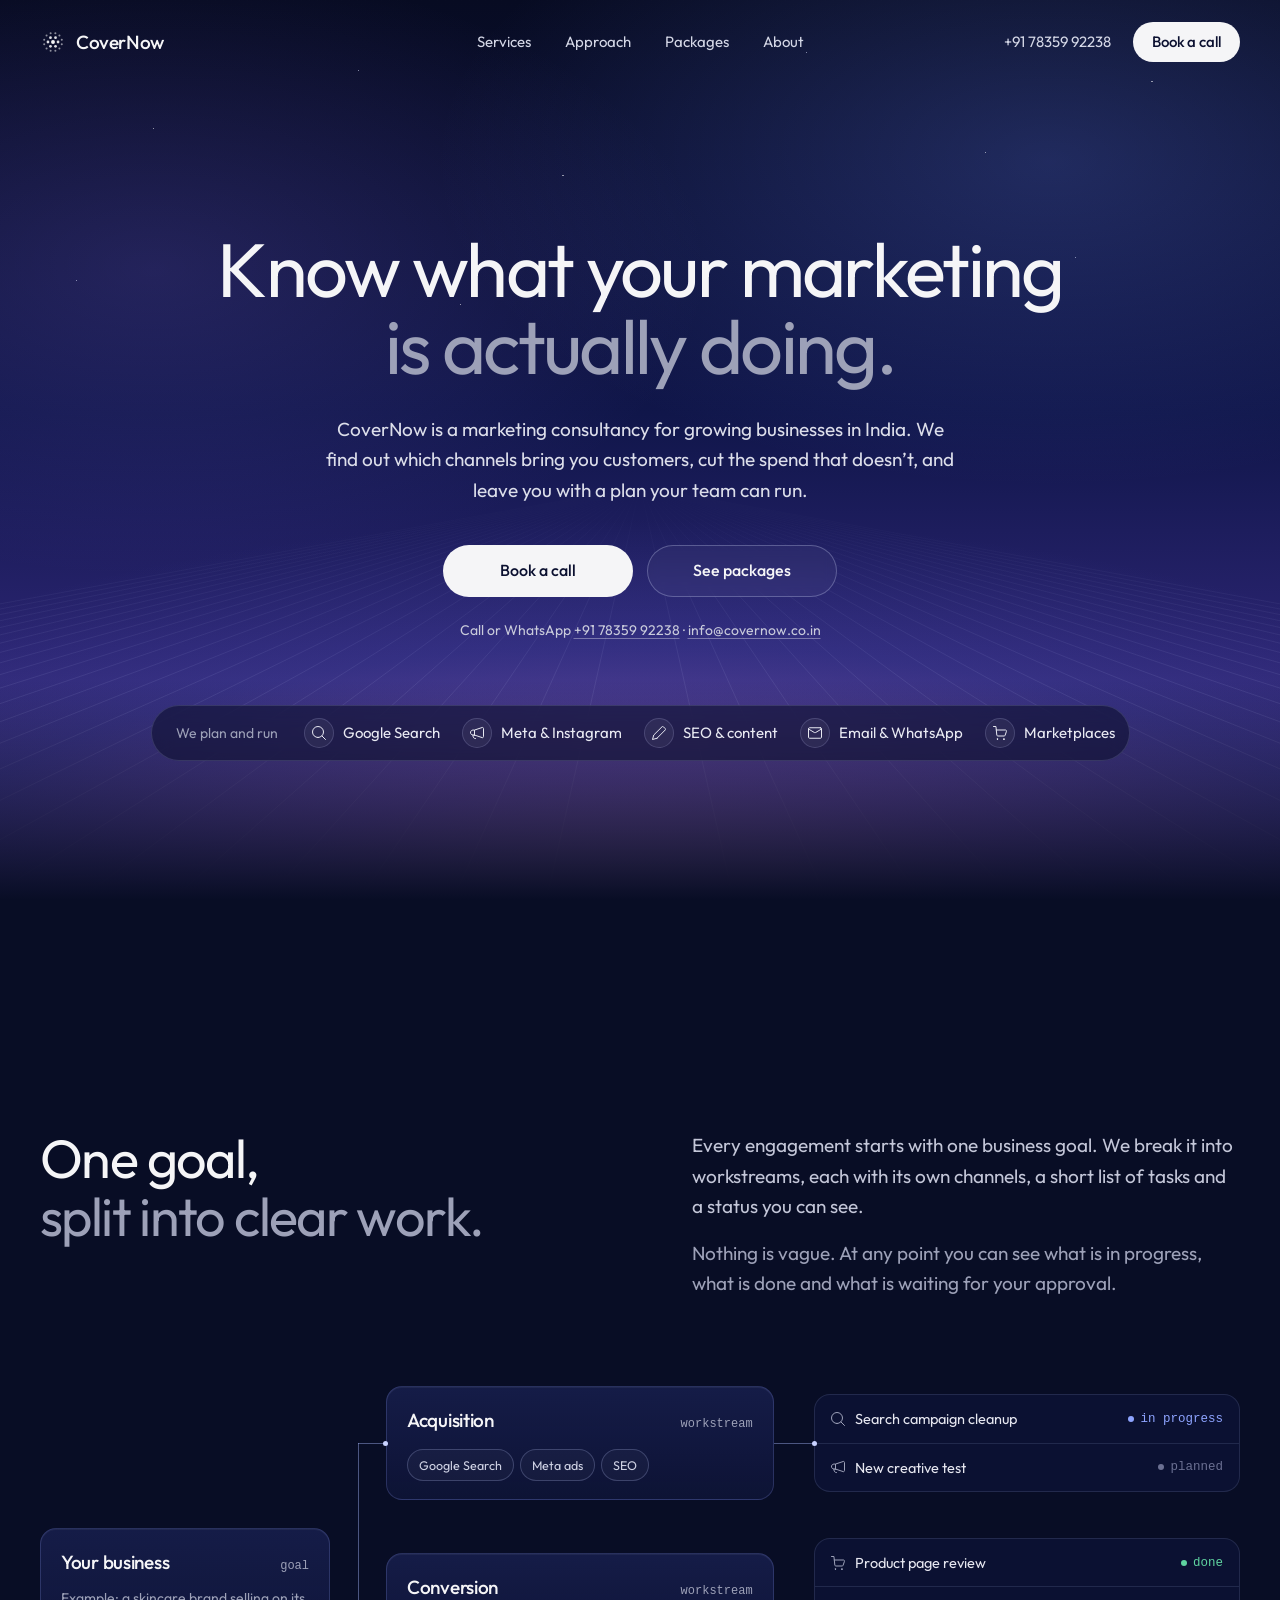
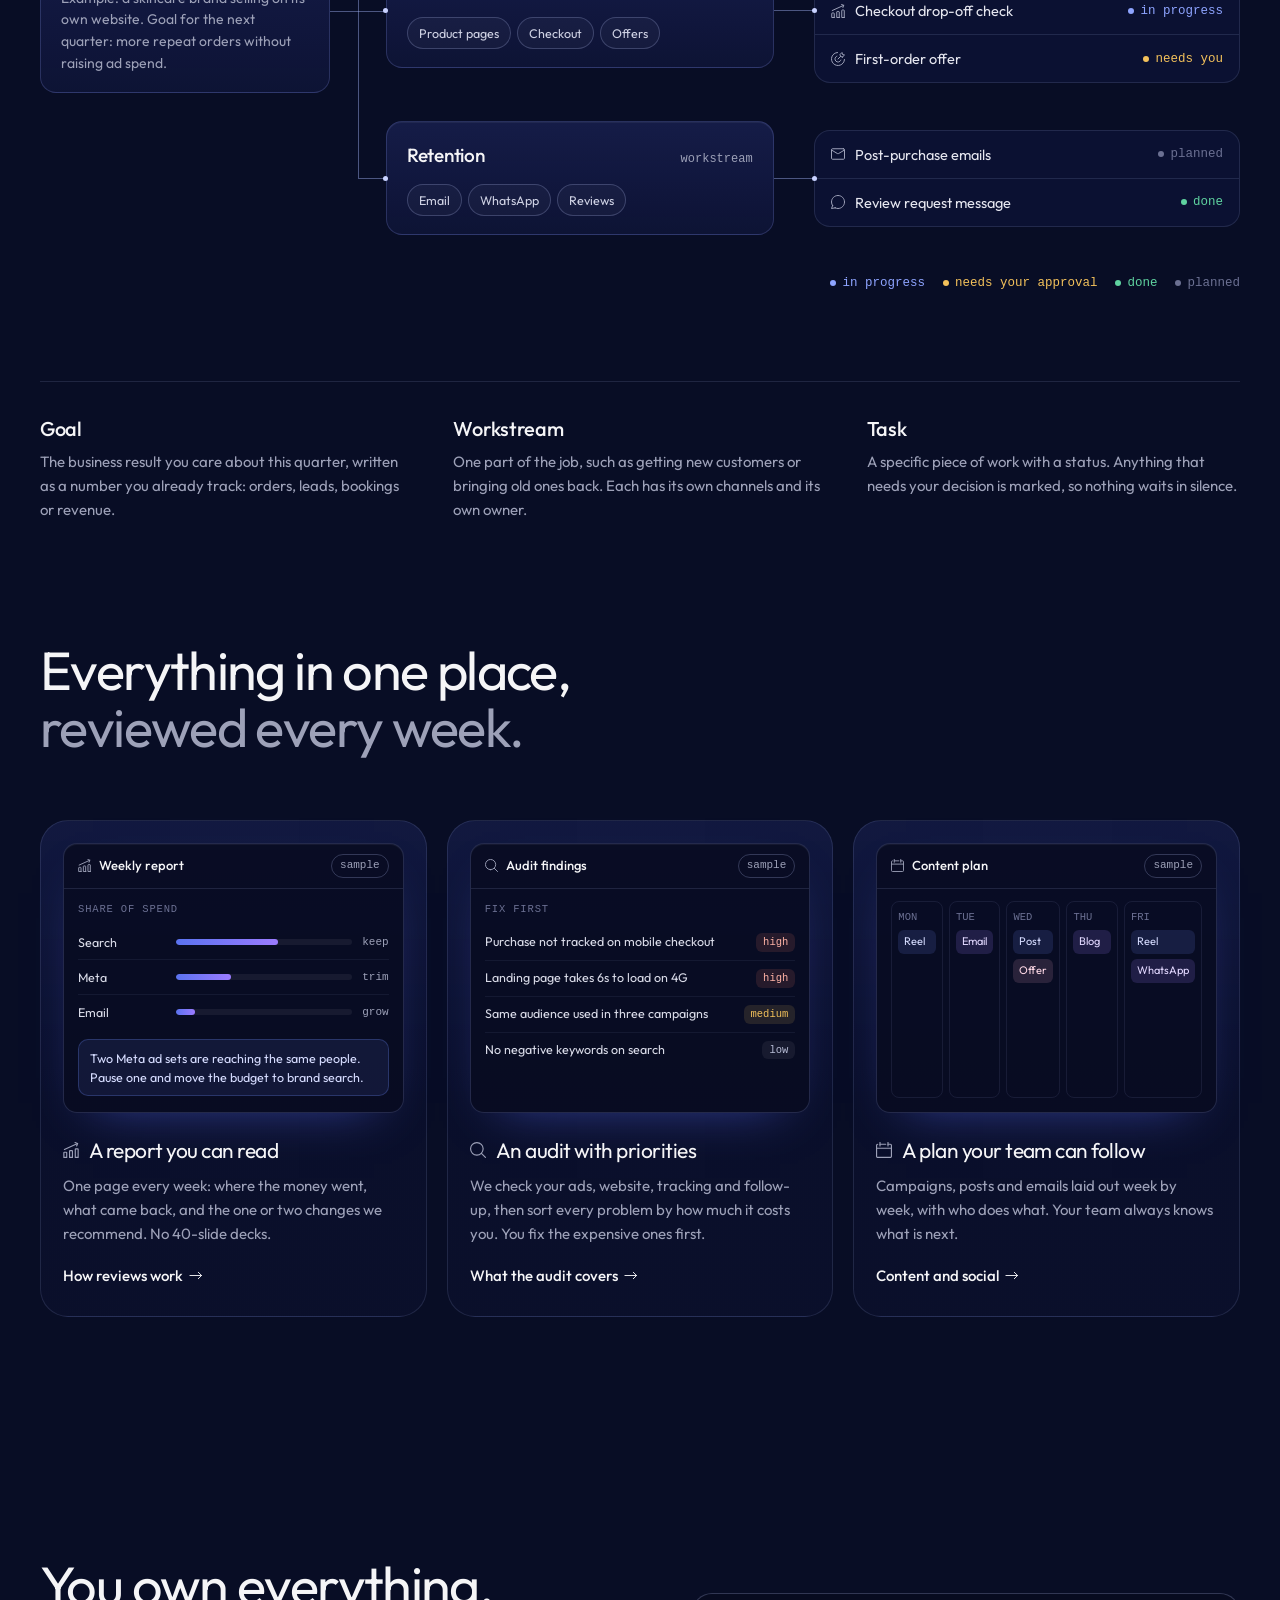
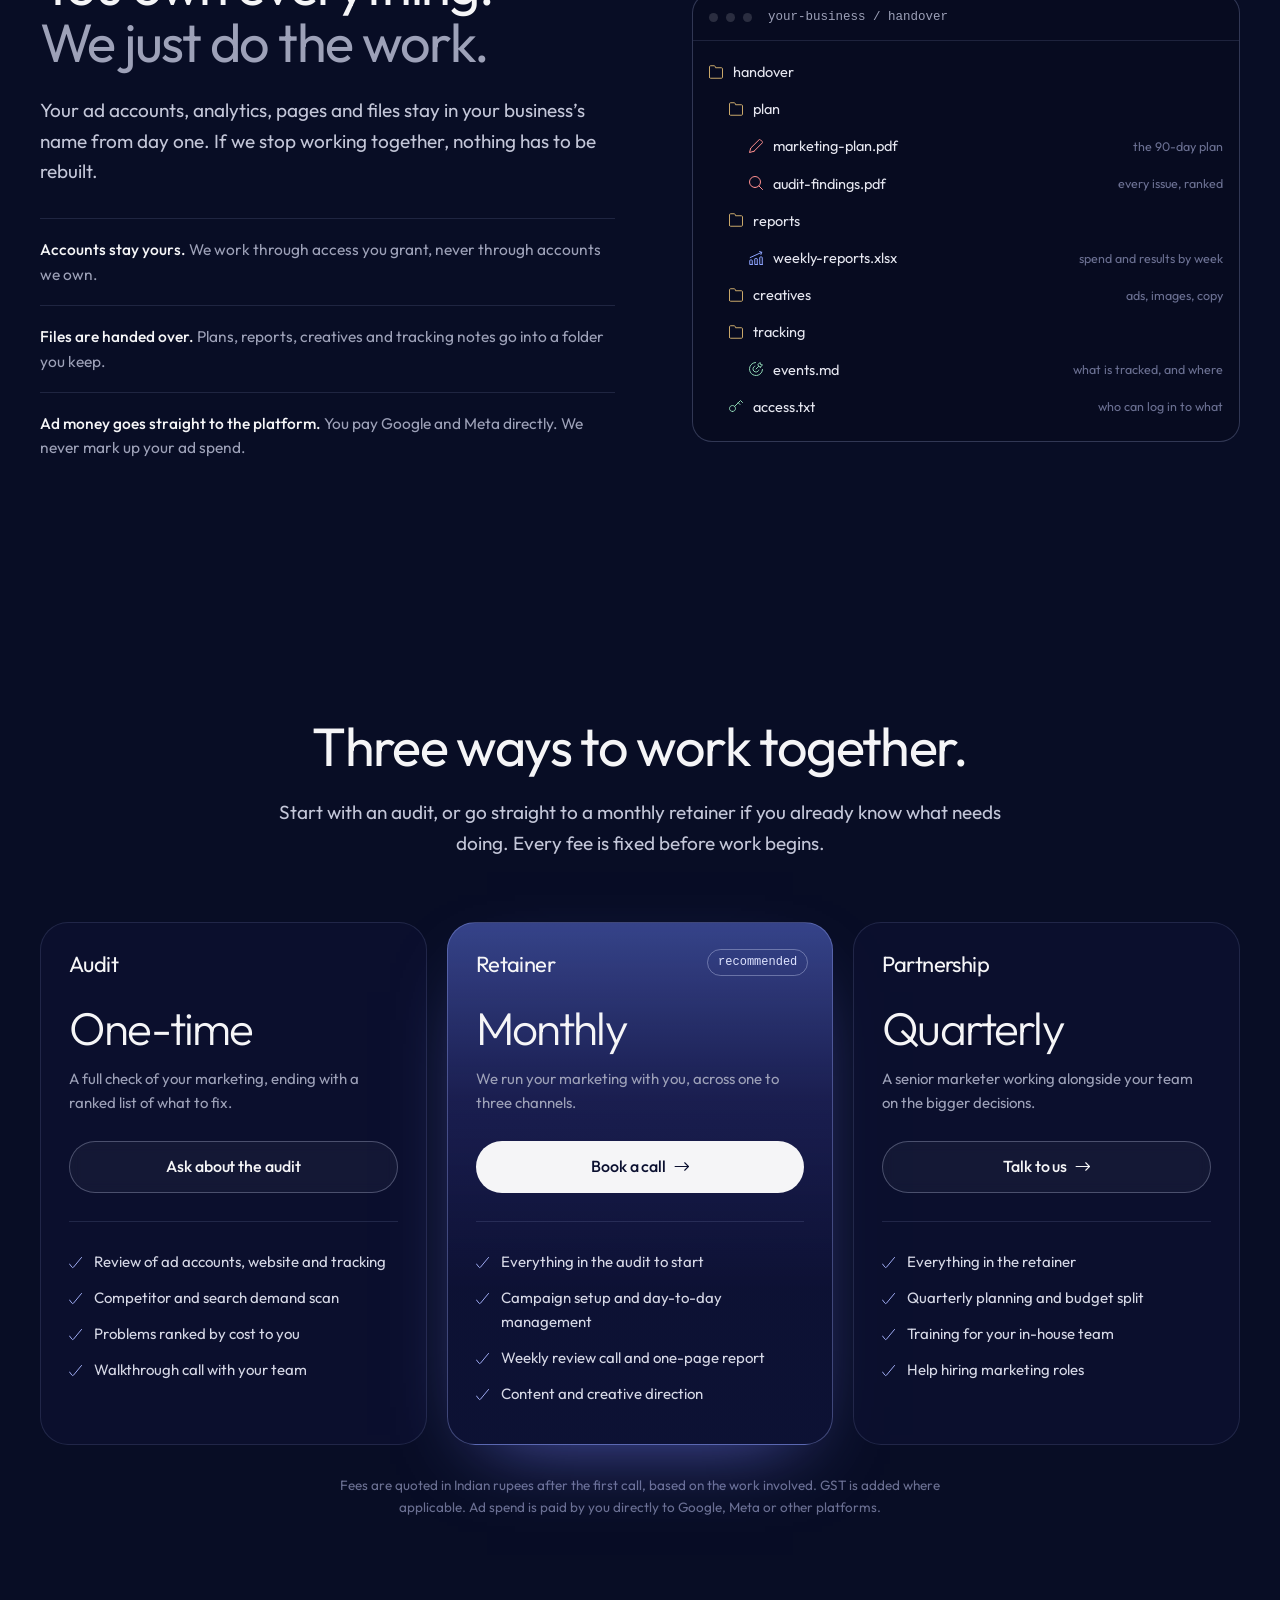
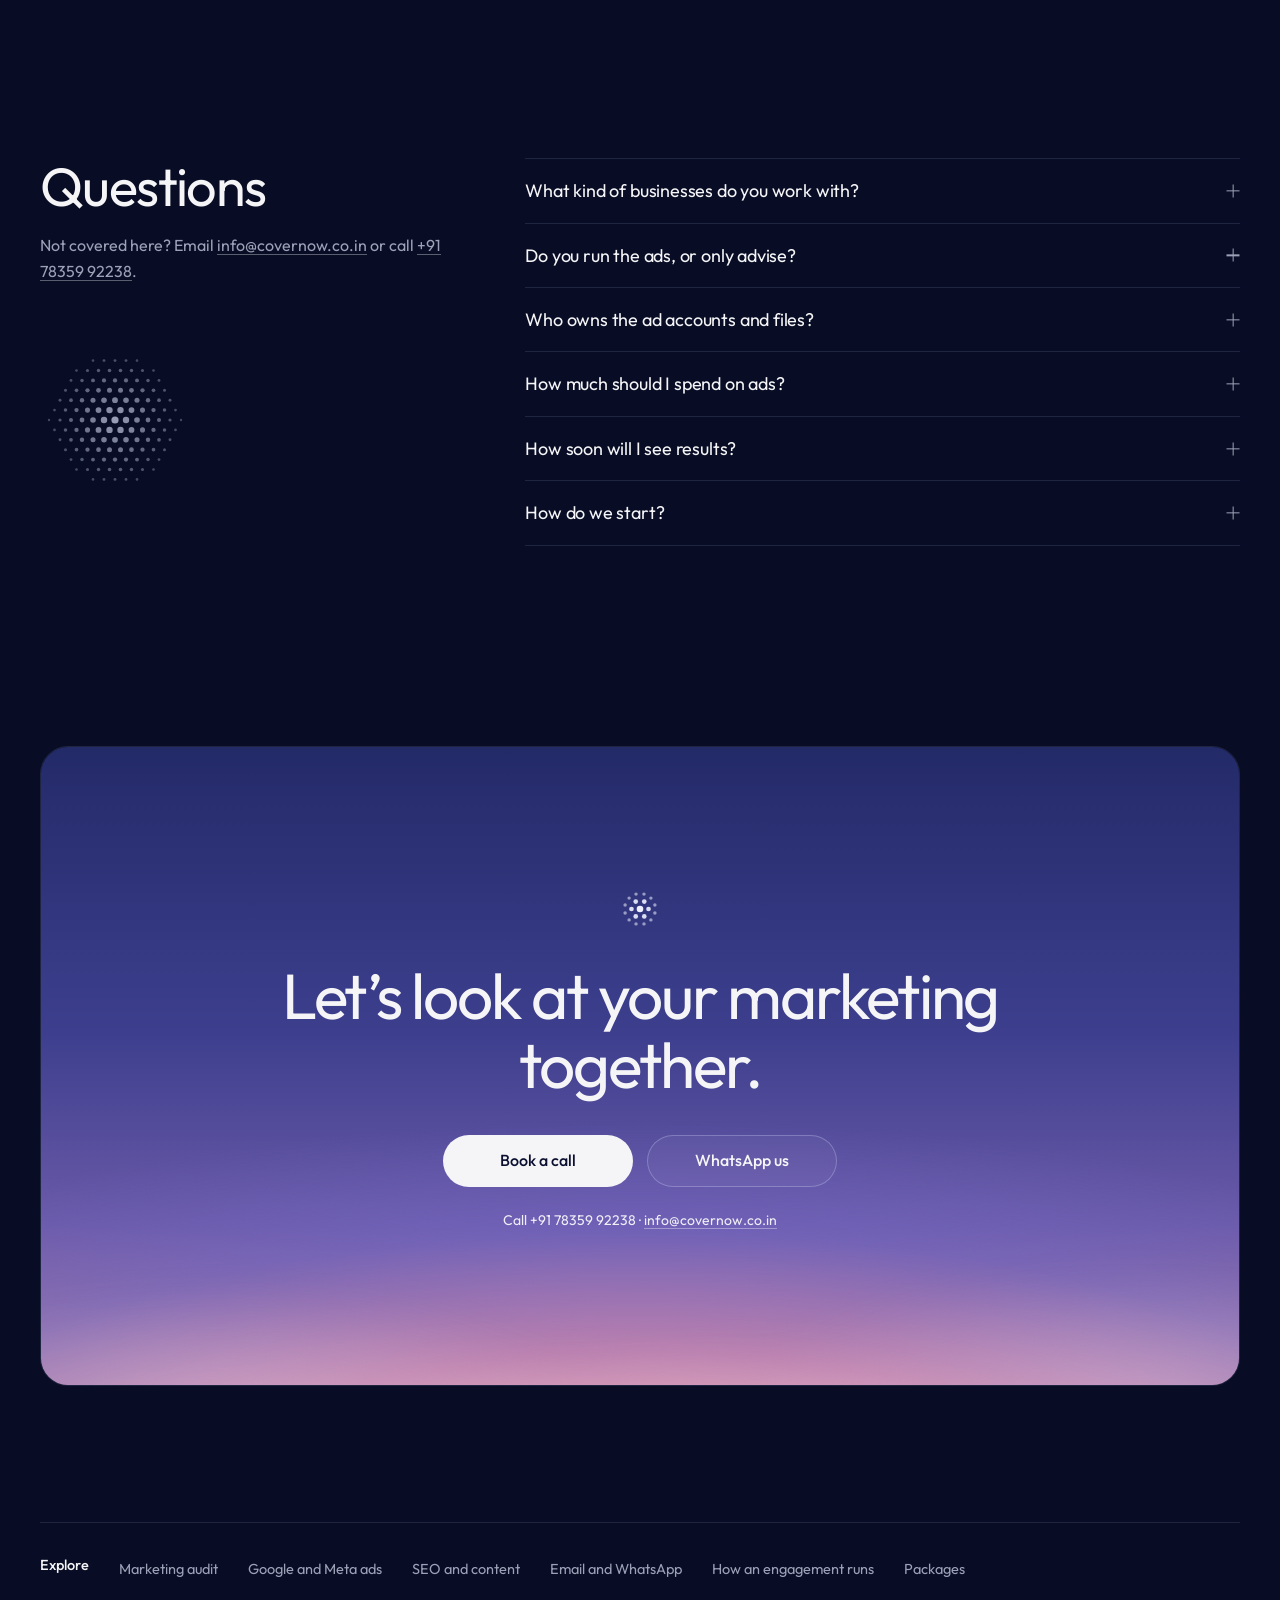
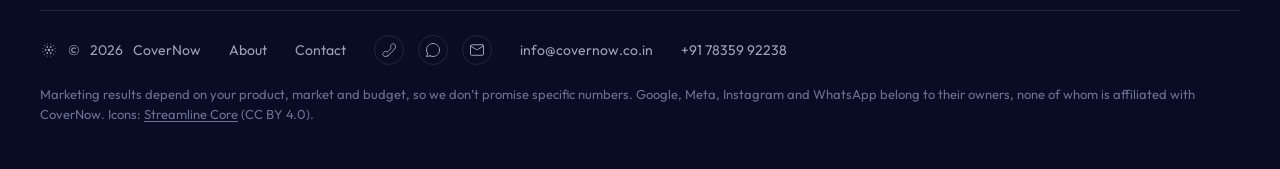
<file: index.html>
<!doctype html>
<html lang="en-IN">
<head>
<meta charset="utf-8">
<meta name="viewport" content="width=device-width, initial-scale=1">
<title>CoverNow | Marketing consultancy for growing businesses</title>
<meta name="description" content="CoverNow is a marketing consultancy for growing businesses in India. Audits, Google and Meta ads, SEO, content and retention, with weekly reports you can read.">
<link rel="canonical" href="https://covernow.co.in/">
<meta property="og:type" content="website">
<meta property="og:site_name" content="CoverNow">
<meta property="og:title" content="CoverNow | Marketing consultancy for growing businesses">
<meta property="og:description" content="CoverNow is a marketing consultancy for growing businesses in India. Audits, Google and Meta ads, SEO, content and retention, with weekly reports you can read.">
<meta property="og:url" content="https://covernow.co.in/">
<meta name="theme-color" content="#080d25">
<link rel="icon" href="/assets/favicon.svg" type="image/svg+xml">
<link rel="preconnect" href="https://fonts.googleapis.com">
<link rel="preconnect" href="https://fonts.gstatic.com" crossorigin>
<link href="https://fonts.googleapis.com/css2?family=Outfit:wght@300;400;500;600&display=swap" rel="stylesheet">
<link rel="stylesheet" href="/assets/css/styles.css">
<script type="application/ld+json">{"@context":"https://schema.org","@type":"ProfessionalService","name":"CoverNow","description":"Marketing consultancy for growing businesses in India.","url":"https://covernow.co.in/","telephone":"+917835992238","email":"info@covernow.co.in","areaServed":"IN"}</script>
</head>
<body>
<svg xmlns="http://www.w3.org/2000/svg" style="display:none" aria-hidden="true"><symbol id="i-phone" viewBox="0 0 14 14" fill="none"><g> <path stroke="currentColor" stroke-linecap="round" stroke-linejoin="round" d="M5.24782 12.9817c-0.61454 0.3964 -1.34685 0.5692 -2.0738 0.4893 -0.72694 -0.08 -1.40419 -0.4078 -1.91785 -0.9284l-0.449065 -0.4391C0.610232 11.9021 0.5 11.6317 0.5 11.3501c0 -0.2816 0.110232 -0.5521 0.307105 -0.7534L2.71312 8.71061c0.19969 -0.19624 0.46846 -0.3062 0.74844 -0.3062 0.27997 0 0.54875 0.10996 0.74843 0.3062 0.20137 0.19688 0.47181 0.30711 0.75343 0.30711 0.28162 0 0.55205 -0.11023 0.75342 -0.30711l2.99374 -2.99374c0.09987 -0.09842 0.17918 -0.21571 0.23331 -0.34505 0.05413 -0.12934 0.08201 -0.26816 0.08201 -0.40837 0 -0.14022 -0.02788 -0.27903 -0.08201 -0.40838 -0.05413 -0.12934 -0.13344 -0.24663 -0.23331 -0.34505 -0.19624 -0.19968 -0.3062 -0.46846 -0.3062 -0.74843 0 -0.27998 0.10996 -0.54875 0.3062 -0.74844L10.6066 0.817115c0.2014 -0.196874 0.4718 -0.307105 0.7534 -0.307105 0.2817 0 0.5521 0.110231 0.7535 0.307105l0.4391 0.449065c0.5205 0.51366 0.8483 1.19091 0.9283 1.91785 0.08 0.72695 -0.0928 1.45926 -0.4893 2.0738 -2.0657 3.04437 -4.69409 5.66597 -7.74378 7.72387Z" stroke-width="1"></path> </g></symbol><symbol id="i-mail" viewBox="0 0 14 14" fill="none"><g> <path stroke="currentColor" stroke-linecap="round" stroke-linejoin="round" d="M12.5 1.75h-11c-0.552285 0 -1 0.44772 -1 1v8.5c0 0.5523 0.447715 1 1 1h11c0.5523 0 1 -0.4477 1 -1v-8.5c0 -0.55228 -0.4477 -1 -1 -1Z" stroke-width="1"></path> <path stroke="currentColor" stroke-linecap="round" stroke-linejoin="round" d="m0.5 3 5.86 3.52424c0.17969 0.10549 0.40615 0.16326 0.64 0.16326s0.46031 -0.05777 0.64 -0.16326L13.5 3" stroke-width="1"></path> </g></symbol><symbol id="i-chat" viewBox="0 0 14 14" fill="none"><g> <path stroke="currentColor" stroke-linecap="round" stroke-linejoin="round" d="M4.14472 12.8409C5.00659 13.263 5.97562 13.5 7 13.5c3.5899 0 6.5 -2.9101 6.5 -6.5C13.5 3.41015 10.5899 0.5 7 0.5 3.41015 0.5 0.5 3.41015 0.5 7c0 1.33261 0.40102 2.57155 1.08896 3.6027m2.55576 2.2382L0.5 13.5l1.08896 -2.8973m2.55576 2.2382L4.15 12.84m-2.56104 -2.2373L1.59 10.6" stroke-width="1"></path> </g></symbol><symbol id="i-arrow" viewBox="0 0 14 14" fill="none"><path stroke="currentColor" stroke-linecap="round" stroke-linejoin="round" d="M1 7h12.5" stroke-width="1"/><path stroke="currentColor" stroke-linecap="round" stroke-linejoin="round" d="M10 3.5 13.5 7 10 10.5" stroke-width="1"/></symbol><symbol id="i-check" viewBox="0 0 14 14" fill="none"><g> <path stroke="currentColor" stroke-linecap="round" stroke-linejoin="round" d="M0.5 8.55005 3.23 12.06c0.09212 0.1197 0.21016 0.217 0.34525 0.2846 0.13509 0.0675 0.28373 0.1036 0.43475 0.1054 0.14859 0.0018 0.2957 -0.0297 0.43063 -0.0919 0.13492 -0.0623 0.25427 -0.1539 0.34937 -0.2681L13.5 1.55005" stroke-width="1"></path> </g></symbol><symbol id="i-plus" viewBox="0 0 14 14" fill="none"><g> <path stroke="currentColor" stroke-linecap="round" stroke-linejoin="round" d="M7 0.5v13" stroke-width="1"></path> <path stroke="currentColor" stroke-linecap="round" stroke-linejoin="round" d="M0.5 6.95996h13" stroke-width="1"></path> </g></symbol><symbol id="i-search" viewBox="0 0 14 14" fill="none"><g> <path stroke="currentColor" stroke-linecap="round" stroke-linejoin="round" d="M6 11.5c3.03757 0 5.5 -2.46243 5.5 -5.5S9.03757 0.5 6 0.5 0.5 2.96243 0.5 6s2.46243 5.5 5.5 5.5Z" stroke-width="1"></path> <path stroke="currentColor" stroke-linecap="round" stroke-linejoin="round" d="M13.5 13.5 10 10" stroke-width="1"></path> </g></symbol><symbol id="i-megaphone" viewBox="0 0 14 14" fill="none"><g> <path stroke="currentColor" stroke-linecap="round" stroke-linejoin="round" d="M4.5 9.06002 12.18 11.62c0.1504 0.0496 0.3104 0.0628 0.4669 0.0384 0.1564 -0.0243 0.3049 -0.0855 0.4331 -0.1784 0.1292 -0.092 0.2347 -0.2134 0.3078 -0.3543 0.073 -0.1408 0.1115 -0.297 0.1122 -0.4557V2.44002c-0.0007 -0.15865 -0.0392 -0.31485 -0.1122 -0.45569 -0.0731 -0.14084 -0.1786 -0.26229 -0.3078 -0.35431 -0.1291 -0.09126 -0.2779 -0.15062 -0.4344 -0.17322 -0.1564 -0.02259 -0.316 -0.00778 -0.4656 0.04322l-7.68 2.56v5Z" stroke-width="1"></path> <path stroke="currentColor" stroke-linecap="round" stroke-linejoin="round" d="M0.5 6.56006c0 0.3283 0.064664 0.65339 0.190301 0.95671 0.125637 0.30331 0.309789 0.57891 0.541929 0.81106 0.46884 0.46884 1.10473 0.73223 1.76777 0.73223h1.5v-5H3c-0.3283 0 -0.65339 0.06466 -0.95671 0.1903 -0.30331 0.12564 -0.57891 0.30979 -0.81106 0.54193C0.763392 5.26113 0.5 5.89702 0.5 6.56006v0Z" stroke-width="1"></path> <path stroke="currentColor" stroke-linecap="round" stroke-linejoin="round" d="M3 9.06006v1.00004c0 0.3283 0.06466 0.6534 0.1903 0.9567s0.30979 0.5789 0.54193 0.811c0.23215 0.2322 0.50775 0.4163 0.81106 0.542 0.30332 0.1256 0.62841 0.1903 0.95671 0.1903" stroke-width="1"></path> </g></symbol><symbol id="i-chart" viewBox="0 0 14 14" fill="none"><g> <path stroke="currentColor" stroke-linecap="round" stroke-linejoin="round" d="m1.23999 6.54006 11.50001 -5.23" stroke-width="1"></path> <path stroke="currentColor" stroke-linecap="round" stroke-linejoin="round" d="m10.59 0.5 2.15 0.81 -0.8 2.15" stroke-width="1"></path> <path stroke="currentColor" stroke-linecap="round" stroke-linejoin="round" d="M13.25 13.5h-2.5v-7c0 -0.13261 0.0527 -0.25979 0.1464 -0.35355C10.9902 6.05268 11.1174 6 11.25 6h1.5c0.1326 0 0.2598 0.05268 0.3536 0.14645 0.0937 0.09376 0.1464 0.22094 0.1464 0.35355v7Z" stroke-width="1"></path> <path stroke="currentColor" stroke-linecap="round" stroke-linejoin="round" d="M8.25 13.5h-2.5l0 -5.5c0 -0.13261 0.05268 -0.25979 0.14645 -0.35355C5.99021 7.55268 6.11739 7.5 6.25 7.5h1.5c0.13261 0 0.25979 0.05268 0.35355 0.14645 0.09377 0.09376 0.14645 0.22094 0.14645 0.35355v5.5Z" stroke-width="1"></path> <path stroke="currentColor" stroke-linecap="round" stroke-linejoin="round" d="M3.25 13.5H0.75l0 -4c0 -0.13261 0.052679 -0.25979 0.146447 -0.35355C0.990215 9.05268 1.11739 9 1.25 9h1.5c0.13261 0 0.25979 0.05268 0.35355 0.14645 0.09377 0.09376 0.14645 0.22094 0.14645 0.35355l0 4Z" stroke-width="1"></path> </g></symbol><symbol id="i-pie" viewBox="0 0 14 14" fill="none"><g> <path stroke="currentColor" stroke-linecap="round" stroke-linejoin="round" d="M7 13.5c3.5899 0 6.5 -2.9101 6.5 -6.5C13.5 3.41015 10.5899 0.5 7 0.5 3.41015 0.5 0.5 3.41015 0.5 7c0 3.5899 2.91015 6.5 6.5 6.5Z" stroke-width="1"></path> <path stroke="currentColor" stroke-linecap="round" stroke-linejoin="round" d="M7 0.5V7l4.6 4.6" stroke-width="1"></path> </g></symbol><symbol id="i-target" viewBox="0 0 14 14" fill="none"><g> <path stroke="currentColor" stroke-linecap="round" stroke-linejoin="round" d="M13.4795 7.51562c-0.0987 1.24051 -0.5514 2.42661 -1.3044 3.41738 -0.753 0.9908 -1.7745 1.7446 -2.94333 2.1718 -1.16877 0.4273 -2.43564 0.5101 -3.65008 0.2386 -1.21444 -0.2716 -2.32541 -0.886 -3.20092 -1.7704C1.50526 10.6887 0.902011 9.57159 0.642694 8.35448S0.478891 5.8714 0.91789 4.70698c0.439 -1.16442 1.20303 -2.17835 2.20132 -2.92133C4.1175 1.04267 5.30808 0.60187 6.54952 0.515625" stroke-width="1"></path> <path stroke="currentColor" stroke-linecap="round" stroke-linejoin="round" d="M9.79001 8.08996c-0.18058 0.4648 -0.47417 0.87725 -0.85422 1.20006 -0.38005 0.32281 -0.83457 0.5458 -1.32246 0.6488 -0.48789 0.10298 -0.99376 0.08278 -1.47186 -0.05888 -0.4781 -0.14165 -0.91336 -0.40023 -1.26641 -0.75237 -0.35304 -0.35214 -0.61275 -0.78673 -0.75562 -1.26447 -0.14288 -0.47773 -0.16442 -0.98355 -0.06268 -1.4717 0.10175 -0.48816 0.32357 -0.94325 0.6454 -1.32413 0.32183 -0.38088 0.73353 -0.67553 1.19785 -0.85731" stroke-width="1"></path> <path stroke="currentColor" stroke-linecap="round" stroke-linejoin="round" d="m7 7 2.5 -2.5" stroke-width="1"></path> <path stroke="currentColor" stroke-linecap="round" stroke-linejoin="round" d="m11.5 5 -2 -0.5 -0.5 -2 2 -2 0.5 2 2 0.5 -2 2Z" stroke-width="1"></path> </g></symbol><symbol id="i-pencil" viewBox="0 0 14 14" fill="none"><g> <path stroke="currentColor" stroke-linecap="round" stroke-linejoin="round" d="M5 12.24 0.5 13.5l1.26 -4.49998L10 0.800021c0.0931 -0.095246 0.2044 -0.170925 0.3271 -0.222592 0.1228 -0.051668 0.2547 -0.078283 0.3879 -0.078283 0.1332 0 0.2651 0.026615 0.3879 0.078283 0.1227 0.051667 0.234 0.127346 0.3271 0.222592L13.2 2.58002c0.0937 0.09296 0.1681 0.20357 0.2189 0.32542 0.0508 0.12186 0.0769 0.25257 0.0769 0.38458 0 0.13201 -0.0261 0.26272 -0.0769 0.38458 -0.0508 0.12186 -0.1252 0.23246 -0.2189 0.32542L5 12.24Z" stroke-width="1"></path> </g></symbol><symbol id="i-calendar" viewBox="0 0 14 14" fill="none"><g> <path stroke="currentColor" stroke-linecap="round" stroke-linejoin="round" d="M1.5 2c-0.26522 0 -0.51957 0.10536 -0.707107 0.29289C0.605357 2.48043 0.5 2.73478 0.5 3v9.5c0 0.2652 0.105357 0.5196 0.292893 0.7071 0.187537 0.1875 0.441887 0.2929 0.707107 0.2929h11c0.2652 0 0.5196 -0.1054 0.7071 -0.2929s0.2929 -0.4419 0.2929 -0.7071V3c0 -0.26522 -0.1054 -0.51957 -0.2929 -0.70711C13.0196 2.10536 12.7652 2 12.5 2h-2" stroke-width="1"></path> <path stroke="currentColor" stroke-linecap="round" stroke-linejoin="round" d="M0.5 5.5h13" stroke-width="1"></path> <path stroke="currentColor" stroke-linecap="round" stroke-linejoin="round" d="M3.5 0.5v3" stroke-width="1"></path> <path stroke="currentColor" stroke-linecap="round" stroke-linejoin="round" d="M10.5 0.5v3" stroke-width="1"></path> <path stroke="currentColor" stroke-linecap="round" stroke-linejoin="round" d="M3.5 2h5" stroke-width="1"></path> </g></symbol><symbol id="i-folder" viewBox="0 0 14 14" fill="none"><g> <path stroke="currentColor" stroke-linecap="round" stroke-linejoin="round" d="M0.5 12.2499V1.74994c0 -0.26522 0.105357 -0.51957 0.292893 -0.70711C0.98043 0.855293 1.23478 0.749936 1.5 0.749936h3.69c0.22843 -0.006655 0.45226 0.065133 0.63421 0.203414 0.18194 0.13828 0.31104 0.33471 0.36579 0.55659l0.31 1.24h6c0.2652 0 0.5196 0.10535 0.7071 0.29289 0.1875 0.18754 0.2929 0.44189 0.2929 0.70711v8.49996c0 0.2653 -0.1054 0.5196 -0.2929 0.7071 -0.1875 0.1876 -0.4419 0.2929 -0.7071 0.2929h-11c-0.26522 0 -0.51957 -0.1053 -0.707107 -0.2929C0.605357 12.7695 0.5 12.5152 0.5 12.2499Z" stroke-width="1"></path> </g></symbol><symbol id="i-users" viewBox="0 0 14 14" fill="none"><g> <path stroke="currentColor" stroke-linecap="round" stroke-linejoin="round" d="M5 6.5c1.38071 0 2.5 -1.11929 2.5 -2.5S6.38071 1.5 5 1.5 2.5 2.61929 2.5 4 3.61929 6.5 5 6.5Z" stroke-width="1"></path> <path stroke="currentColor" stroke-linecap="round" stroke-linejoin="round" d="M0.5 13.5h9v-0.5421c-0.00796 -0.7622 -0.20898 -1.51 -0.58427 -2.1734 -0.3753 -0.6635 -0.91263 -1.221 -1.5618 -1.62049 -0.64918 -0.3995 -1.38902 -0.62793 -2.15041 -0.66398C5.13564 8.49682 5.06778 8.49514 5 8.495c-0.06778 0.00014 -0.13564 0.00182 -0.20352 0.00503 -0.76139 0.03605 -1.50123 0.26448 -2.15041 0.66398 -0.64917 0.39949 -1.1865 0.95699 -1.5618 1.62049C0.708977 11.4479 0.507961 12.1957 0.5 12.9579V13.5Z" stroke-width="1"></path> <path stroke="currentColor" stroke-linecap="round" stroke-linejoin="round" d="M9 6.5c1.3807 0 2.5 -1.11929 2.5 -2.5S10.3807 1.5 9 1.5" stroke-width="1"></path> <path stroke="currentColor" stroke-linecap="round" stroke-linejoin="round" d="M11.5 13.5001h2v-0.5422c-0.008 -0.7622 -0.209 -1.51 -0.5843 -2.1734 -0.3753 -0.6635 -0.9126 -1.22098 -1.5618 -1.62047 -0.4196 -0.25825 -0.8772 -0.44501 -1.3539 -0.55453" stroke-width="1"></path> </g></symbol><symbol id="i-key" viewBox="0 0 14 14" fill="none"><g> <path stroke="currentColor" stroke-linecap="round" stroke-linejoin="round" d="M5.62 7.38 11.5 1.5l2 2" stroke-width="1"></path> <path stroke="currentColor" stroke-linecap="round" stroke-linejoin="round" d="M9.25 3.75 11 5.5" stroke-width="1"></path> <path stroke="currentColor" stroke-linecap="round" stroke-linejoin="round" d="M3.5 12.5c1.65685 0 3 -1.3431 3 -3 0 -1.65685 -1.34315 -3 -3 -3s-3 1.34315 -3 3c0 1.6569 1.34315 3 3 3Z" stroke-width="1"></path> </g></symbol><symbol id="i-cart" viewBox="0 0 14 14" fill="none"><g> <path stroke="currentColor" stroke-linecap="round" stroke-linejoin="round" d="M0.507528 0.5 2.9497 0.5l0.87 8.65c0.03616 0.23845 0.15728 0.4558 0.34105 0.612 0.18376 0.1562 0.41779 0.2407 0.65895 0.238h6.3c0.2181 0.0114 0.4339 -0.04893 0.6144 -0.17171 0.1806 -0.12279 0.316 -0.30131 0.3856 -0.50829l1.33 -4c0.0496 -0.15038 0.0628 -0.3104 0.0384 -0.46686 -0.0243 -0.15647 -0.0855 -0.30492 -0.1784 -0.43314 -0.0968 -0.13632 -0.2263 -0.24619 -0.3765 -0.31957 -0.1502 -0.07337 -0.3165 -0.1079 -0.4835 -0.10043h-9.15" stroke-width="1"></path> <path stroke="currentColor" stroke-linecap="round" stroke-linejoin="round" d="M10.9497 13.5c-0.2761 0 -0.5 -0.2239 -0.5 -0.5s0.2239 -0.5 0.5 -0.5 0.5 0.2239 0.5 0.5 -0.2239 0.5 -0.5 0.5Z" stroke-width="1"></path> <path stroke="currentColor" stroke-linecap="round" stroke-linejoin="round" d="M4.44971 13.5c-0.27615 0 -0.5 -0.2239 -0.5 -0.5s0.22385 -0.5 0.5 -0.5c0.27614 0 0.5 0.2239 0.5 0.5s-0.22386 0.5 -0.5 0.5Z" stroke-width="1"></path> </g></symbol></svg>
<a class="skip-link" href="#main">Skip to content</a>
<header class="site-header">
  <div class="container nav">
    <a class="brand" href="/" aria-label="CoverNow home"><svg class="brand-mark" viewBox="0 0 32 32" aria-hidden="true"><circle cx="16" cy="16" r="2.4" fill="currentColor"/><circle cx="22.20" cy="16.00" r="1.7" fill="currentColor" opacity="0.9"/><circle cx="19.10" cy="21.37" r="1.7" fill="currentColor" opacity="0.9"/><circle cx="12.90" cy="21.37" r="1.7" fill="currentColor" opacity="0.9"/><circle cx="9.80" cy="16.00" r="1.7" fill="currentColor" opacity="0.9"/><circle cx="12.90" cy="10.63" r="1.7" fill="currentColor" opacity="0.9"/><circle cx="19.10" cy="10.63" r="1.7" fill="currentColor" opacity="0.9"/><circle cx="26.82" cy="18.90" r="1.25" fill="currentColor" opacity="0.55"/><circle cx="23.92" cy="23.92" r="1.25" fill="currentColor" opacity="0.55"/><circle cx="18.90" cy="26.82" r="1.25" fill="currentColor" opacity="0.55"/><circle cx="13.10" cy="26.82" r="1.25" fill="currentColor" opacity="0.55"/><circle cx="8.08" cy="23.92" r="1.25" fill="currentColor" opacity="0.55"/><circle cx="5.18" cy="18.90" r="1.25" fill="currentColor" opacity="0.55"/><circle cx="5.18" cy="13.10" r="1.25" fill="currentColor" opacity="0.55"/><circle cx="8.08" cy="8.08" r="1.25" fill="currentColor" opacity="0.55"/><circle cx="13.10" cy="5.18" r="1.25" fill="currentColor" opacity="0.55"/><circle cx="18.90" cy="5.18" r="1.25" fill="currentColor" opacity="0.55"/><circle cx="23.92" cy="8.08" r="1.25" fill="currentColor" opacity="0.55"/><circle cx="26.82" cy="13.10" r="1.25" fill="currentColor" opacity="0.55"/></svg><span>CoverNow</span></a>
    <nav class="nav-links" aria-label="Main"><a href="/services">Services</a><a href="/approach">Approach</a><a href="/packages">Packages</a><a href="/about">About</a></nav>
    <div class="nav-actions">
      <a class="phone-link" href="tel:+917835992238">+91 78359 92238</a>
      <a class="btn btn-primary btn-sm" href="/contact">Book a call</a>
      <a class="nav-call" href="tel:+917835992238" aria-label="Call +91 78359 92238"><svg class="icon" aria-hidden="true"><use href="#i-phone"/></svg></a>
      <button class="nav-toggle" type="button" aria-label="Open menu" aria-expanded="false" aria-controls="mobile-menu"><span></span></button>
    </div>
  </div>
</header>
<div class="mobile-menu" id="mobile-menu">
  <nav aria-label="Mobile"><a class="ml" href="/services">Services</a><a class="ml" href="/approach">Approach</a><a class="ml" href="/packages">Packages</a><a class="ml" href="/about">About</a><a class="ml" href="/contact">Contact</a></nav>
  <div class="hero-ctas">
    <a class="btn btn-primary" href="tel:+917835992238"><svg class="icon" aria-hidden="true"><use href="#i-phone"/></svg>Call +91 78359 92238</a>
    <a class="btn btn-ghost" href="https://wa.me/917835992238" target="_blank" rel="noopener"><svg class="icon" aria-hidden="true"><use href="#i-chat"/></svg>WhatsApp</a>
  </div>
</div>
<main id="main">
<section class="hero">
  <div class="hero-bg"><div class="sky"></div><div class="stars"></div><svg class="grid" viewBox="0 0 1800 420" preserveAspectRatio="xMidYMax slice" aria-hidden="true"><defs><linearGradient id="gfade" x1="0" y1="0" x2="0" y2="1"><stop offset="0" stop-color="#cdd4ff" stop-opacity="0"/><stop offset=".55" stop-color="#cdd4ff" stop-opacity=".22"/><stop offset="1" stop-color="#ffd6e4" stop-opacity=".1"/></linearGradient></defs><g stroke="url(#gfade)" stroke-width="1"><line x1="900" y1="0" x2="-1380" y2="420"/><line x1="900" y1="0" x2="-1285" y2="420"/><line x1="900" y1="0" x2="-1190" y2="420"/><line x1="900" y1="0" x2="-1095" y2="420"/><line x1="900" y1="0" x2="-1000" y2="420"/><line x1="900" y1="0" x2="-905" y2="420"/><line x1="900" y1="0" x2="-810" y2="420"/><line x1="900" y1="0" x2="-715" y2="420"/><line x1="900" y1="0" x2="-620" y2="420"/><line x1="900" y1="0" x2="-525" y2="420"/><line x1="900" y1="0" x2="-430" y2="420"/><line x1="900" y1="0" x2="-335" y2="420"/><line x1="900" y1="0" x2="-240" y2="420"/><line x1="900" y1="0" x2="-145" y2="420"/><line x1="900" y1="0" x2="-50" y2="420"/><line x1="900" y1="0" x2="45" y2="420"/><line x1="900" y1="0" x2="140" y2="420"/><line x1="900" y1="0" x2="235" y2="420"/><line x1="900" y1="0" x2="330" y2="420"/><line x1="900" y1="0" x2="425" y2="420"/><line x1="900" y1="0" x2="520" y2="420"/><line x1="900" y1="0" x2="615" y2="420"/><line x1="900" y1="0" x2="710" y2="420"/><line x1="900" y1="0" x2="805" y2="420"/><line x1="900" y1="0" x2="900" y2="420"/><line x1="900" y1="0" x2="995" y2="420"/><line x1="900" y1="0" x2="1090" y2="420"/><line x1="900" y1="0" x2="1185" y2="420"/><line x1="900" y1="0" x2="1280" y2="420"/><line x1="900" y1="0" x2="1375" y2="420"/><line x1="900" y1="0" x2="1470" y2="420"/><line x1="900" y1="0" x2="1565" y2="420"/><line x1="900" y1="0" x2="1660" y2="420"/><line x1="900" y1="0" x2="1755" y2="420"/><line x1="900" y1="0" x2="1850" y2="420"/><line x1="900" y1="0" x2="1945" y2="420"/><line x1="900" y1="0" x2="2040" y2="420"/><line x1="900" y1="0" x2="2135" y2="420"/><line x1="900" y1="0" x2="2230" y2="420"/><line x1="900" y1="0" x2="2325" y2="420"/><line x1="900" y1="0" x2="2420" y2="420"/><line x1="900" y1="0" x2="2515" y2="420"/><line x1="900" y1="0" x2="2610" y2="420"/><line x1="900" y1="0" x2="2705" y2="420"/><line x1="900" y1="0" x2="2800" y2="420"/><line x1="900" y1="0" x2="2895" y2="420"/><line x1="900" y1="0" x2="2990" y2="420"/><line x1="900" y1="0" x2="3085" y2="420"/><line x1="900" y1="0" x2="3180" y2="420"/><line x1="0" y1="6.0" x2="1800" y2="6.0"/><line x1="0" y1="11.9" x2="1800" y2="11.9"/><line x1="0" y1="19.7" x2="1800" y2="19.7"/><line x1="0" y1="30.0" x2="1800" y2="30.0"/><line x1="0" y1="43.7" x2="1800" y2="43.7"/><line x1="0" y1="61.6" x2="1800" y2="61.6"/><line x1="0" y1="85.4" x2="1800" y2="85.4"/><line x1="0" y1="116.7" x2="1800" y2="116.7"/><line x1="0" y1="158.0" x2="1800" y2="158.0"/><line x1="0" y1="212.6" x2="1800" y2="212.6"/><line x1="0" y1="284.6" x2="1800" y2="284.6"/><line x1="0" y1="379.7" x2="1800" y2="379.7"/></g></svg><div class="fade"></div></div>
  <div class="container">
    <h1 class="display">Know what your marketing<br><span class="soft">is actually doing.</span></h1>
    <p class="lead">CoverNow is a marketing consultancy for growing businesses in India. We find out which channels bring you customers, cut the spend that doesn&rsquo;t, and leave you with a plan your team can run.</p>
    <div class="hero-ctas">
      <a class="btn btn-primary" href="/contact">Book a call</a>
      <a class="btn btn-ghost" href="/packages">See packages</a>
    </div>
    <p class="hero-note">Call or WhatsApp <a href="tel:+917835992238">+91 78359 92238</a> &middot; <a href="mailto:info@covernow.co.in">info@covernow.co.in</a></p>
    <div class="strip">
      <span class="strip-label">We plan and run</span>
      <ul>
        <li><span class="chip-mark"><svg class="icon" aria-hidden="true"><use href="#i-search"/></svg></span>Google Search</li>
        <li><span class="chip-mark"><svg class="icon" aria-hidden="true"><use href="#i-megaphone"/></svg></span>Meta &amp; Instagram</li>
        <li><span class="chip-mark"><svg class="icon" aria-hidden="true"><use href="#i-pencil"/></svg></span>SEO &amp; content</li>
        <li><span class="chip-mark"><svg class="icon" aria-hidden="true"><use href="#i-mail"/></svg></span>Email &amp; WhatsApp</li>
        <li><span class="chip-mark"><svg class="icon" aria-hidden="true"><use href="#i-cart"/></svg></span>Marketplaces</li>
      </ul>
    </div>
  </div>
</section>

<div class="gap-xl" aria-hidden="true"></div>

<section aria-labelledby="plan-title">
  <div class="container">
    <div class="split">
      <h2 class="h-section" id="plan-title">One goal,<br><span class="soft">split into clear work.</span></h2>
      <div class="lead">
        <p>Every engagement starts with one business goal. We break it into workstreams, each with its own channels, a short list of tasks and a status you can see.</p>
        <p class="body-muted" style="margin-top:16px">Nothing is vague. At any point you can see what is in progress, what is done and what is waiting for your approval.</p>
      </div>
    </div>
    <div class="diagram" role="img" aria-label="Example plan: one business goal split into three workstreams, each with its own tasks and status.">
      <div class="dg-card">
        <div class="dg-head"><span class="dg-title">Your business</span><span class="dg-tag">goal</span></div>
        <p>Example: a skincare brand selling on its own website. Goal for the next quarter: more repeat orders without raising ad spend.</p>
      </div>
      <div class="branch" aria-hidden="true"></div>
      <div class="streams">
        <div class="dg-stream">
          <div class="dg-card"><div class="dg-head"><span class="dg-title">Acquisition</span><span class="dg-tag">workstream</span></div><div class="dg-chips"><span class="chip">Google Search</span><span class="chip">Meta ads</span><span class="chip">SEO</span></div></div>
          <div class="dg-link" aria-hidden="true"></div>
          <div class="dg-tasks"><div class="dg-task"><span class="dg-task-name"><svg class="icon" aria-hidden="true"><use href="#i-search"/></svg>Search campaign cleanup</span><span class="status s-progress">in progress</span></div><div class="dg-task"><span class="dg-task-name"><svg class="icon" aria-hidden="true"><use href="#i-megaphone"/></svg>New creative test</span><span class="status s-planned">planned</span></div></div>
        </div>
        <div class="dg-stream">
          <div class="dg-card"><div class="dg-head"><span class="dg-title">Conversion</span><span class="dg-tag">workstream</span></div><div class="dg-chips"><span class="chip">Product pages</span><span class="chip">Checkout</span><span class="chip">Offers</span></div></div>
          <div class="dg-link" aria-hidden="true"></div>
          <div class="dg-tasks"><div class="dg-task"><span class="dg-task-name"><svg class="icon" aria-hidden="true"><use href="#i-cart"/></svg>Product page review</span><span class="status s-done">done</span></div><div class="dg-task"><span class="dg-task-name"><svg class="icon" aria-hidden="true"><use href="#i-chart"/></svg>Checkout drop-off check</span><span class="status s-progress">in progress</span></div><div class="dg-task"><span class="dg-task-name"><svg class="icon" aria-hidden="true"><use href="#i-target"/></svg>First-order offer</span><span class="status s-you">needs you</span></div></div>
        </div>
        <div class="dg-stream">
          <div class="dg-card"><div class="dg-head"><span class="dg-title">Retention</span><span class="dg-tag">workstream</span></div><div class="dg-chips"><span class="chip">Email</span><span class="chip">WhatsApp</span><span class="chip">Reviews</span></div></div>
          <div class="dg-link" aria-hidden="true"></div>
          <div class="dg-tasks"><div class="dg-task"><span class="dg-task-name"><svg class="icon" aria-hidden="true"><use href="#i-mail"/></svg>Post-purchase emails</span><span class="status s-planned">planned</span></div><div class="dg-task"><span class="dg-task-name"><svg class="icon" aria-hidden="true"><use href="#i-chat"/></svg>Review request message</span><span class="status s-done">done</span></div></div>
        </div>
      </div>
    </div>
    <div class="legend" aria-hidden="true"><span class="status s-progress">in progress</span><span class="status s-you">needs your approval</span><span class="status s-done">done</span><span class="status s-planned">planned</span></div>
    <div class="defs">
      <div><h3>Goal</h3><p>The business result you care about this quarter, written as a number you already track: orders, leads, bookings or revenue.</p></div>
      <div><h3>Workstream</h3><p>One part of the job, such as getting new customers or bringing old ones back. Each has its own channels and its own owner.</p></div>
      <div><h3>Task</h3><p>A specific piece of work with a status. Anything that needs your decision is marked, so nothing waits in silence.</p></div>
    </div>
  </div>
</section>

<section class="section" aria-labelledby="view-title">
  <div class="container">
    <h2 class="h-section" id="view-title">Everything in one place,<br><span class="soft">reviewed every week.</span></h2>
    <div class="cards-3">
      <article class="card">
        <div class="ui" aria-hidden="true">
          <div class="ui-bar"><strong><svg class="icon" aria-hidden="true"><use href="#i-chart"/></svg>Weekly report</strong><span class="ui-badge">sample</span></div>
          <div class="ui-body">
            <div class="ui-label">Share of spend</div>
            <div class="ui-row"><span>Search</span><span class="ui-meter"><i style="width:58%"></i></span><span class="ui-note">keep</span></div>
            <div class="ui-row"><span>Meta</span><span class="ui-meter"><i style="width:31%"></i></span><span class="ui-note">trim</span></div>
            <div class="ui-row"><span>Email</span><span class="ui-meter"><i style="width:11%"></i></span><span class="ui-note">grow</span></div>
            <div class="ui-callout">Two Meta ad sets are reaching the same people. Pause one and move the budget to brand search.</div>
          </div>
        </div>
        <h3><svg class="icon" aria-hidden="true"><use href="#i-chart"/></svg>A report you can read</h3>
        <p>One page every week: where the money went, what came back, and the one or two changes we recommend. No 40-slide decks.</p>
        <a class="text-link" href="/approach">How reviews work <svg class="icon" aria-hidden="true"><use href="#i-arrow"/></svg></a>
      </article>
      <article class="card">
        <div class="ui" aria-hidden="true">
          <div class="ui-bar"><strong><svg class="icon" aria-hidden="true"><use href="#i-search"/></svg>Audit findings</strong><span class="ui-badge">sample</span></div>
          <div class="ui-body">
            <div class="ui-label">Fix first</div>
            <ul class="ui-list">
              <li>Purchase not tracked on mobile checkout<span class="sev sev-high">high</span></li>
              <li>Landing page takes 6s to load on 4G<span class="sev sev-high">high</span></li>
              <li>Same audience used in three campaigns<span class="sev sev-med">medium</span></li>
              <li>No negative keywords on search<span class="sev sev-low">low</span></li>
            </ul>
          </div>
        </div>
        <h3><svg class="icon" aria-hidden="true"><use href="#i-search"/></svg>An audit with priorities</h3>
        <p>We check your ads, website, tracking and follow-up, then sort every problem by how much it costs you. You fix the expensive ones first.</p>
        <a class="text-link" href="/services">What the audit covers <svg class="icon" aria-hidden="true"><use href="#i-arrow"/></svg></a>
      </article>
      <article class="card">
        <div class="ui" aria-hidden="true">
          <div class="ui-bar"><strong><svg class="icon" aria-hidden="true"><use href="#i-calendar"/></svg>Content plan</strong><span class="ui-badge">sample</span></div>
          <div class="ui-body">
            <div class="ui-week">
              <div class="ui-day"><b>MON</b><span>Reel</span></div>
              <div class="ui-day"><b>TUE</b><span class="v">Email</span></div>
              <div class="ui-day"><b>WED</b><span>Post</span><span class="p">Offer</span></div>
              <div class="ui-day"><b>THU</b><span class="v">Blog</span></div>
              <div class="ui-day"><b>FRI</b><span>Reel</span><span class="v">WhatsApp</span></div>
            </div>
          </div>
        </div>
        <h3><svg class="icon" aria-hidden="true"><use href="#i-calendar"/></svg>A plan your team can follow</h3>
        <p>Campaigns, posts and emails laid out week by week, with who does what. Your team always knows what is next.</p>
        <a class="text-link" href="/services#seo">Content and social <svg class="icon" aria-hidden="true"><use href="#i-arrow"/></svg></a>
      </article>
    </div>
  </div>
</section>

<section class="section" aria-labelledby="own-title">
  <div class="container split split-center">
    <div>
      <h2 class="h-section" id="own-title">You own everything.<br><span class="soft">We just do the work.</span></h2>
      <p class="lead" style="margin-top:24px">Your ad accounts, analytics, pages and files stay in your business&rsquo;s name from day one. If we stop working together, nothing has to be rebuilt.</p>
      <ul class="assurances">
        <li><strong>Accounts stay yours.</strong> We work through access you grant, never through accounts we own.</li>
        <li><strong>Files are handed over.</strong> Plans, reports, creatives and tracking notes go into a folder you keep.</li>
        <li><strong>Ad money goes straight to the platform.</strong> You pay Google and Meta directly. We never mark up your ad spend.</li>
      </ul>
    </div>
    <div class="tree" aria-label="Example of the files handed over at the end of an engagement">
      <div class="tree-bar"><i></i><i></i><i></i>your-business / handover</div>
      <ul>
        <li><span class="nm"><svg class="icon f-dir" aria-hidden="true"><use href="#i-folder"/></svg>handover</span></li>
        <li class="d1"><span class="nm"><svg class="icon f-dir" aria-hidden="true"><use href="#i-folder"/></svg>plan</span></li>
        <li class="d2"><span class="nm"><svg class="icon f-doc" aria-hidden="true"><use href="#i-pencil"/></svg>marketing-plan.pdf</span><span class="ds">the 90-day plan</span></li>
        <li class="d2"><span class="nm"><svg class="icon f-doc" aria-hidden="true"><use href="#i-search"/></svg>audit-findings.pdf</span><span class="ds">every issue, ranked</span></li>
        <li class="d1"><span class="nm"><svg class="icon f-dir" aria-hidden="true"><use href="#i-folder"/></svg>reports</span></li>
        <li class="d2"><span class="nm"><svg class="icon f-sheet" aria-hidden="true"><use href="#i-chart"/></svg>weekly-reports.xlsx</span><span class="ds">spend and results by week</span></li>
        <li class="d1"><span class="nm"><svg class="icon f-dir" aria-hidden="true"><use href="#i-folder"/></svg>creatives</span><span class="ds">ads, images, copy</span></li>
        <li class="d1"><span class="nm"><svg class="icon f-dir" aria-hidden="true"><use href="#i-folder"/></svg>tracking</span></li>
        <li class="d2"><span class="nm"><svg class="icon f-txt" aria-hidden="true"><use href="#i-target"/></svg>events.md</span><span class="ds">what is tracked, and where</span></li>
        <li class="d1"><span class="nm"><svg class="icon f-txt" aria-hidden="true"><use href="#i-key"/></svg>access.txt</span><span class="ds">who can log in to what</span></li>
      </ul>
    </div>
  </div>
</section>

<section class="section" aria-labelledby="pack-title">
  <div class="container">
    <div class="section-head center">
      <h2 class="h-section" id="pack-title">Three ways to work together.</h2>
      <p class="lead">Start with an audit, or go straight to a monthly retainer if you already know what needs doing. Every fee is fixed before work begins.</p>
    </div>
    <div class="price-grid">
      <article class="price-card">
        <h3 class="tier">Audit</h3>
        <div class="price-line"><span class="big">One-time</span></div>
        <p class="summary">A full check of your marketing, ending with a ranked list of what to fix.</p>
        <a class="btn btn-ghost btn-block" href="/contact?package=audit">Ask about the audit</a>
        <hr>
        <ul class="checks"><li><svg class="icon" aria-hidden="true"><use href="#i-check"/></svg><span>Review of ad accounts, website and tracking</span></li><li><svg class="icon" aria-hidden="true"><use href="#i-check"/></svg><span>Competitor and search demand scan</span></li><li><svg class="icon" aria-hidden="true"><use href="#i-check"/></svg><span>Problems ranked by cost to you</span></li><li><svg class="icon" aria-hidden="true"><use href="#i-check"/></svg><span>Walkthrough call with your team</span></li></ul>
      </article>
      <article class="price-card featured">
        <span class="flag">recommended</span>
        <h3 class="tier">Retainer</h3>
        <div class="price-line"><span class="big">Monthly</span></div>
        <p class="summary">We run your marketing with you, across one to three channels.</p>
        <a class="btn btn-primary btn-block" href="/contact?package=retainer">Book a call <svg class="icon" aria-hidden="true"><use href="#i-arrow"/></svg></a>
        <hr>
        <ul class="checks"><li><svg class="icon" aria-hidden="true"><use href="#i-check"/></svg><span>Everything in the audit to start</span></li><li><svg class="icon" aria-hidden="true"><use href="#i-check"/></svg><span>Campaign setup and day-to-day management</span></li><li><svg class="icon" aria-hidden="true"><use href="#i-check"/></svg><span>Weekly review call and one-page report</span></li><li><svg class="icon" aria-hidden="true"><use href="#i-check"/></svg><span>Content and creative direction</span></li></ul>
      </article>
      <article class="price-card">
        <h3 class="tier">Partnership</h3>
        <div class="price-line"><span class="big">Quarterly</span></div>
        <p class="summary">A senior marketer working alongside your team on the bigger decisions.</p>
        <a class="btn btn-ghost btn-block" href="/contact?package=partnership">Talk to us <svg class="icon" aria-hidden="true"><use href="#i-arrow"/></svg></a>
        <hr>
        <ul class="checks"><li><svg class="icon" aria-hidden="true"><use href="#i-check"/></svg><span>Everything in the retainer</span></li><li><svg class="icon" aria-hidden="true"><use href="#i-check"/></svg><span>Quarterly planning and budget split</span></li><li><svg class="icon" aria-hidden="true"><use href="#i-check"/></svg><span>Training for your in-house team</span></li><li><svg class="icon" aria-hidden="true"><use href="#i-check"/></svg><span>Help hiring marketing roles</span></li></ul>
      </article>
    </div>
    <p class="fineprint">Fees are quoted in Indian rupees after the first call, based on the work involved. GST is added where applicable. Ad spend is paid by you directly to Google, Meta or other platforms.</p>
  </div>
</section>

<section class="section" aria-labelledby="faq-title">
  <div class="container faq">
    <div class="faq-aside">
      <h2 class="h-section" id="faq-title">Questions</h2>
      <p>Not covered here? Email <a class="underline" href="mailto:info@covernow.co.in">info@covernow.co.in</a> or call <a class="underline" href="tel:+917835992238">+91 78359 92238</a>.</p>
      <svg class="dotfield" viewBox="0 0 150 150" aria-hidden="true"><circle cx="53.0" cy="15.6" r="1.30" fill="currentColor" opacity="0.42"/><circle cx="64.0" cy="15.6" r="1.40" fill="currentColor" opacity="0.45"/><circle cx="75.0" cy="15.6" r="1.44" fill="currentColor" opacity="0.46"/><circle cx="86.0" cy="15.6" r="1.40" fill="currentColor" opacity="0.45"/><circle cx="97.0" cy="15.6" r="1.30" fill="currentColor" opacity="0.42"/><circle cx="36.5" cy="25.5" r="1.32" fill="currentColor" opacity="0.43"/><circle cx="47.5" cy="25.5" r="1.54" fill="currentColor" opacity="0.49"/><circle cx="58.5" cy="25.5" r="1.70" fill="currentColor" opacity="0.53"/><circle cx="69.5" cy="25.5" r="1.79" fill="currentColor" opacity="0.55"/><circle cx="80.5" cy="25.5" r="1.79" fill="currentColor" opacity="0.55"/><circle cx="91.5" cy="25.5" r="1.70" fill="currentColor" opacity="0.53"/><circle cx="102.5" cy="25.5" r="1.54" fill="currentColor" opacity="0.49"/><circle cx="113.5" cy="25.5" r="1.32" fill="currentColor" opacity="0.43"/><circle cx="31.0" cy="35.4" r="1.45" fill="currentColor" opacity="0.46"/><circle cx="42.0" cy="35.4" r="1.73" fill="currentColor" opacity="0.53"/><circle cx="53.0" cy="35.4" r="1.95" fill="currentColor" opacity="0.59"/><circle cx="64.0" cy="35.4" r="2.11" fill="currentColor" opacity="0.63"/><circle cx="75.0" cy="35.4" r="2.16" fill="currentColor" opacity="0.64"/><circle cx="86.0" cy="35.4" r="2.11" fill="currentColor" opacity="0.63"/><circle cx="97.0" cy="35.4" r="1.95" fill="currentColor" opacity="0.59"/><circle cx="108.0" cy="35.4" r="1.73" fill="currentColor" opacity="0.53"/><circle cx="119.0" cy="35.4" r="1.45" fill="currentColor" opacity="0.46"/><circle cx="25.5" cy="45.3" r="1.50" fill="currentColor" opacity="0.48"/><circle cx="36.5" cy="45.3" r="1.83" fill="currentColor" opacity="0.56"/><circle cx="47.5" cy="45.3" r="2.13" fill="currentColor" opacity="0.63"/><circle cx="58.5" cy="45.3" r="2.36" fill="currentColor" opacity="0.69"/><circle cx="69.5" cy="45.3" r="2.50" fill="currentColor" opacity="0.73"/><circle cx="80.5" cy="45.3" r="2.50" fill="currentColor" opacity="0.73"/><circle cx="91.5" cy="45.3" r="2.36" fill="currentColor" opacity="0.69"/><circle cx="102.5" cy="45.3" r="2.13" fill="currentColor" opacity="0.63"/><circle cx="113.5" cy="45.3" r="1.83" fill="currentColor" opacity="0.56"/><circle cx="124.5" cy="45.3" r="1.50" fill="currentColor" opacity="0.48"/><circle cx="20.0" cy="55.2" r="1.47" fill="currentColor" opacity="0.47"/><circle cx="31.0" cy="55.2" r="1.85" fill="currentColor" opacity="0.56"/><circle cx="42.0" cy="55.2" r="2.20" fill="currentColor" opacity="0.65"/><circle cx="53.0" cy="55.2" r="2.52" fill="currentColor" opacity="0.73"/><circle cx="64.0" cy="55.2" r="2.78" fill="currentColor" opacity="0.79"/><circle cx="75.0" cy="55.2" r="2.88" fill="currentColor" opacity="0.82"/><circle cx="86.0" cy="55.2" r="2.78" fill="currentColor" opacity="0.79"/><circle cx="97.0" cy="55.2" r="2.52" fill="currentColor" opacity="0.73"/><circle cx="108.0" cy="55.2" r="2.20" fill="currentColor" opacity="0.65"/><circle cx="119.0" cy="55.2" r="1.85" fill="currentColor" opacity="0.56"/><circle cx="130.0" cy="55.2" r="1.47" fill="currentColor" opacity="0.47"/><circle cx="14.5" cy="65.1" r="1.37" fill="currentColor" opacity="0.44"/><circle cx="25.5" cy="65.1" r="1.76" fill="currentColor" opacity="0.54"/><circle cx="36.5" cy="65.1" r="2.15" fill="currentColor" opacity="0.64"/><circle cx="47.5" cy="65.1" r="2.54" fill="currentColor" opacity="0.73"/><circle cx="58.5" cy="65.1" r="2.90" fill="currentColor" opacity="0.83"/><circle cx="69.5" cy="65.1" r="3.19" fill="currentColor" opacity="0.90"/><circle cx="80.5" cy="65.1" r="3.19" fill="currentColor" opacity="0.90"/><circle cx="91.5" cy="65.1" r="2.90" fill="currentColor" opacity="0.83"/><circle cx="102.5" cy="65.1" r="2.54" fill="currentColor" opacity="0.73"/><circle cx="113.5" cy="65.1" r="2.15" fill="currentColor" opacity="0.64"/><circle cx="124.5" cy="65.1" r="1.76" fill="currentColor" opacity="0.54"/><circle cx="135.5" cy="65.1" r="1.37" fill="currentColor" opacity="0.44"/><circle cx="9.0" cy="75.0" r="1.20" fill="currentColor" opacity="0.40"/><circle cx="20.0" cy="75.0" r="1.60" fill="currentColor" opacity="0.50"/><circle cx="31.0" cy="75.0" r="2.00" fill="currentColor" opacity="0.60"/><circle cx="42.0" cy="75.0" r="2.40" fill="currentColor" opacity="0.70"/><circle cx="53.0" cy="75.0" r="2.80" fill="currentColor" opacity="0.80"/><circle cx="64.0" cy="75.0" r="3.20" fill="currentColor" opacity="0.90"/><circle cx="75.0" cy="75.0" r="3.60" fill="currentColor" opacity="1.00"/><circle cx="86.0" cy="75.0" r="3.20" fill="currentColor" opacity="0.90"/><circle cx="97.0" cy="75.0" r="2.80" fill="currentColor" opacity="0.80"/><circle cx="108.0" cy="75.0" r="2.40" fill="currentColor" opacity="0.70"/><circle cx="119.0" cy="75.0" r="2.00" fill="currentColor" opacity="0.60"/><circle cx="130.0" cy="75.0" r="1.60" fill="currentColor" opacity="0.50"/><circle cx="141.0" cy="75.0" r="1.20" fill="currentColor" opacity="0.40"/><circle cx="14.5" cy="84.9" r="1.37" fill="currentColor" opacity="0.44"/><circle cx="25.5" cy="84.9" r="1.76" fill="currentColor" opacity="0.54"/><circle cx="36.5" cy="84.9" r="2.15" fill="currentColor" opacity="0.64"/><circle cx="47.5" cy="84.9" r="2.54" fill="currentColor" opacity="0.73"/><circle cx="58.5" cy="84.9" r="2.90" fill="currentColor" opacity="0.83"/><circle cx="69.5" cy="84.9" r="3.19" fill="currentColor" opacity="0.90"/><circle cx="80.5" cy="84.9" r="3.19" fill="currentColor" opacity="0.90"/><circle cx="91.5" cy="84.9" r="2.90" fill="currentColor" opacity="0.83"/><circle cx="102.5" cy="84.9" r="2.54" fill="currentColor" opacity="0.73"/><circle cx="113.5" cy="84.9" r="2.15" fill="currentColor" opacity="0.64"/><circle cx="124.5" cy="84.9" r="1.76" fill="currentColor" opacity="0.54"/><circle cx="135.5" cy="84.9" r="1.37" fill="currentColor" opacity="0.44"/><circle cx="20.0" cy="94.8" r="1.47" fill="currentColor" opacity="0.47"/><circle cx="31.0" cy="94.8" r="1.85" fill="currentColor" opacity="0.56"/><circle cx="42.0" cy="94.8" r="2.20" fill="currentColor" opacity="0.65"/><circle cx="53.0" cy="94.8" r="2.52" fill="currentColor" opacity="0.73"/><circle cx="64.0" cy="94.8" r="2.78" fill="currentColor" opacity="0.79"/><circle cx="75.0" cy="94.8" r="2.88" fill="currentColor" opacity="0.82"/><circle cx="86.0" cy="94.8" r="2.78" fill="currentColor" opacity="0.79"/><circle cx="97.0" cy="94.8" r="2.52" fill="currentColor" opacity="0.73"/><circle cx="108.0" cy="94.8" r="2.20" fill="currentColor" opacity="0.65"/><circle cx="119.0" cy="94.8" r="1.85" fill="currentColor" opacity="0.56"/><circle cx="130.0" cy="94.8" r="1.47" fill="currentColor" opacity="0.47"/><circle cx="25.5" cy="104.7" r="1.50" fill="currentColor" opacity="0.48"/><circle cx="36.5" cy="104.7" r="1.83" fill="currentColor" opacity="0.56"/><circle cx="47.5" cy="104.7" r="2.13" fill="currentColor" opacity="0.63"/><circle cx="58.5" cy="104.7" r="2.36" fill="currentColor" opacity="0.69"/><circle cx="69.5" cy="104.7" r="2.50" fill="currentColor" opacity="0.73"/><circle cx="80.5" cy="104.7" r="2.50" fill="currentColor" opacity="0.73"/><circle cx="91.5" cy="104.7" r="2.36" fill="currentColor" opacity="0.69"/><circle cx="102.5" cy="104.7" r="2.13" fill="currentColor" opacity="0.63"/><circle cx="113.5" cy="104.7" r="1.83" fill="currentColor" opacity="0.56"/><circle cx="124.5" cy="104.7" r="1.50" fill="currentColor" opacity="0.48"/><circle cx="31.0" cy="114.6" r="1.45" fill="currentColor" opacity="0.46"/><circle cx="42.0" cy="114.6" r="1.73" fill="currentColor" opacity="0.53"/><circle cx="53.0" cy="114.6" r="1.95" fill="currentColor" opacity="0.59"/><circle cx="64.0" cy="114.6" r="2.11" fill="currentColor" opacity="0.63"/><circle cx="75.0" cy="114.6" r="2.16" fill="currentColor" opacity="0.64"/><circle cx="86.0" cy="114.6" r="2.11" fill="currentColor" opacity="0.63"/><circle cx="97.0" cy="114.6" r="1.95" fill="currentColor" opacity="0.59"/><circle cx="108.0" cy="114.6" r="1.73" fill="currentColor" opacity="0.53"/><circle cx="119.0" cy="114.6" r="1.45" fill="currentColor" opacity="0.46"/><circle cx="36.5" cy="124.5" r="1.32" fill="currentColor" opacity="0.43"/><circle cx="47.5" cy="124.5" r="1.54" fill="currentColor" opacity="0.49"/><circle cx="58.5" cy="124.5" r="1.70" fill="currentColor" opacity="0.53"/><circle cx="69.5" cy="124.5" r="1.79" fill="currentColor" opacity="0.55"/><circle cx="80.5" cy="124.5" r="1.79" fill="currentColor" opacity="0.55"/><circle cx="91.5" cy="124.5" r="1.70" fill="currentColor" opacity="0.53"/><circle cx="102.5" cy="124.5" r="1.54" fill="currentColor" opacity="0.49"/><circle cx="113.5" cy="124.5" r="1.32" fill="currentColor" opacity="0.43"/><circle cx="53.0" cy="134.4" r="1.30" fill="currentColor" opacity="0.42"/><circle cx="64.0" cy="134.4" r="1.40" fill="currentColor" opacity="0.45"/><circle cx="75.0" cy="134.4" r="1.44" fill="currentColor" opacity="0.46"/><circle cx="86.0" cy="134.4" r="1.40" fill="currentColor" opacity="0.45"/><circle cx="97.0" cy="134.4" r="1.30" fill="currentColor" opacity="0.42"/></svg>
    </div>
    <div class="acc"><div class="acc-item">
        <h3><button class="acc-btn" type="button" aria-expanded="false" aria-controls="faq-0" id="faq-q-0">What kind of businesses do you work with?<span class="pm" aria-hidden="true"></span></button></h3>
        <div class="acc-panel" id="faq-0" role="region" aria-labelledby="faq-q-0"><div><p>Mostly growing Indian businesses that already sell something and want their marketing to pay for itself: D2C brands, local service businesses, clinics, education providers and B2B companies. If you are not sure you are a fit, call us and we will tell you honestly.</p></div></div>
      </div><div class="acc-item">
        <h3><button class="acc-btn" type="button" aria-expanded="false" aria-controls="faq-1" id="faq-q-1">Do you run the ads, or only advise?<span class="pm" aria-hidden="true"></span></button></h3>
        <div class="acc-panel" id="faq-1" role="region" aria-labelledby="faq-q-1"><div><p>Both. In the audit we only advise. On a retainer we set up and manage campaigns ourselves, or guide your in-house person if you have one.</p></div></div>
      </div><div class="acc-item">
        <h3><button class="acc-btn" type="button" aria-expanded="false" aria-controls="faq-2" id="faq-q-2">Who owns the ad accounts and files?<span class="pm" aria-hidden="true"></span></button></h3>
        <div class="acc-panel" id="faq-2" role="region" aria-labelledby="faq-q-2"><div><p>You do. Ad accounts, pages, analytics and every file we make stay in your business&rsquo;s name. We work with access you give us, and you can remove it at any time.</p></div></div>
      </div><div class="acc-item">
        <h3><button class="acc-btn" type="button" aria-expanded="false" aria-controls="faq-3" id="faq-q-3">How much should I spend on ads?<span class="pm" aria-hidden="true"></span></button></h3>
        <div class="acc-panel" id="faq-3" role="region" aria-labelledby="faq-q-3"><div><p>It depends on your margins and how many customers you can handle. We usually start with a small test budget, look at the results, and only then suggest spending more.</p></div></div>
      </div><div class="acc-item">
        <h3><button class="acc-btn" type="button" aria-expanded="false" aria-controls="faq-4" id="faq-q-4">How soon will I see results?<span class="pm" aria-hidden="true"></span></button></h3>
        <div class="acc-panel" id="faq-4" role="region" aria-labelledby="faq-q-4"><div><p>Tracking fixes and wasted spend can often be sorted in the first few weeks. Search, SEO and content take longer, usually months. We will tell you what to expect for your case before you sign anything.</p></div></div>
      </div><div class="acc-item">
        <h3><button class="acc-btn" type="button" aria-expanded="false" aria-controls="faq-5" id="faq-q-5">How do we start?<span class="pm" aria-hidden="true"></span></button></h3>
        <div class="acc-panel" id="faq-5" role="region" aria-labelledby="faq-q-5"><div><p>Book a call or WhatsApp us on +91 78359 92238. We will ask about your business, your numbers and what you have tried. If we can help, we will send a short proposal with scope and fee.</p></div></div>
      </div></div>
  </div>
</section>

<section class="section-tight" aria-labelledby="cta-title">
  <div class="container">
    <div class="cta-panel">
      <svg class="mark" viewBox="0 0 32 32" aria-hidden="true"><circle cx="16" cy="16" r="2.4" fill="currentColor"/><circle cx="22.20" cy="16.00" r="1.7" fill="currentColor" opacity="0.9"/><circle cx="19.10" cy="21.37" r="1.7" fill="currentColor" opacity="0.9"/><circle cx="12.90" cy="21.37" r="1.7" fill="currentColor" opacity="0.9"/><circle cx="9.80" cy="16.00" r="1.7" fill="currentColor" opacity="0.9"/><circle cx="12.90" cy="10.63" r="1.7" fill="currentColor" opacity="0.9"/><circle cx="19.10" cy="10.63" r="1.7" fill="currentColor" opacity="0.9"/><circle cx="26.82" cy="18.90" r="1.25" fill="currentColor" opacity="0.55"/><circle cx="23.92" cy="23.92" r="1.25" fill="currentColor" opacity="0.55"/><circle cx="18.90" cy="26.82" r="1.25" fill="currentColor" opacity="0.55"/><circle cx="13.10" cy="26.82" r="1.25" fill="currentColor" opacity="0.55"/><circle cx="8.08" cy="23.92" r="1.25" fill="currentColor" opacity="0.55"/><circle cx="5.18" cy="18.90" r="1.25" fill="currentColor" opacity="0.55"/><circle cx="5.18" cy="13.10" r="1.25" fill="currentColor" opacity="0.55"/><circle cx="8.08" cy="8.08" r="1.25" fill="currentColor" opacity="0.55"/><circle cx="13.10" cy="5.18" r="1.25" fill="currentColor" opacity="0.55"/><circle cx="18.90" cy="5.18" r="1.25" fill="currentColor" opacity="0.55"/><circle cx="23.92" cy="8.08" r="1.25" fill="currentColor" opacity="0.55"/><circle cx="26.82" cy="13.10" r="1.25" fill="currentColor" opacity="0.55"/></svg>
      <h2 id="cta-title">Let&rsquo;s look at your marketing together.</h2>
      <div class="hero-ctas">
        <a class="btn btn-primary" href="/contact">Book a call</a>
        <a class="btn btn-ghost" href="https://wa.me/917835992238" target="_blank" rel="noopener">WhatsApp us</a>
      </div>
      <p class="hero-note">Call +91 78359 92238 &middot; <a href="mailto:info@covernow.co.in">info@covernow.co.in</a></p>
    </div>
  </div>
</section>

</main>
<footer class="site-footer">
  <div class="container">
    <div class="footer-top">
      <strong>Explore</strong>
      <a href="/services">Marketing audit</a>
      <a href="/services#performance">Google and Meta ads</a>
      <a href="/services#seo">SEO and content</a>
      <a href="/services#retention">Email and WhatsApp</a>
      <a href="/approach">How an engagement runs</a>
      <a href="/packages">Packages</a>
    </div>
    <div class="footer-legal">
      <span class="copy"><svg class="brand-mark" viewBox="0 0 32 32" aria-hidden="true"><circle cx="16" cy="16" r="2.4" fill="currentColor"/><circle cx="22.20" cy="16.00" r="1.7" fill="currentColor" opacity="0.9"/><circle cx="19.10" cy="21.37" r="1.7" fill="currentColor" opacity="0.9"/><circle cx="12.90" cy="21.37" r="1.7" fill="currentColor" opacity="0.9"/><circle cx="9.80" cy="16.00" r="1.7" fill="currentColor" opacity="0.9"/><circle cx="12.90" cy="10.63" r="1.7" fill="currentColor" opacity="0.9"/><circle cx="19.10" cy="10.63" r="1.7" fill="currentColor" opacity="0.9"/><circle cx="26.82" cy="18.90" r="1.25" fill="currentColor" opacity="0.55"/><circle cx="23.92" cy="23.92" r="1.25" fill="currentColor" opacity="0.55"/><circle cx="18.90" cy="26.82" r="1.25" fill="currentColor" opacity="0.55"/><circle cx="13.10" cy="26.82" r="1.25" fill="currentColor" opacity="0.55"/><circle cx="8.08" cy="23.92" r="1.25" fill="currentColor" opacity="0.55"/><circle cx="5.18" cy="18.90" r="1.25" fill="currentColor" opacity="0.55"/><circle cx="5.18" cy="13.10" r="1.25" fill="currentColor" opacity="0.55"/><circle cx="8.08" cy="8.08" r="1.25" fill="currentColor" opacity="0.55"/><circle cx="13.10" cy="5.18" r="1.25" fill="currentColor" opacity="0.55"/><circle cx="18.90" cy="5.18" r="1.25" fill="currentColor" opacity="0.55"/><circle cx="23.92" cy="8.08" r="1.25" fill="currentColor" opacity="0.55"/><circle cx="26.82" cy="13.10" r="1.25" fill="currentColor" opacity="0.55"/></svg>&copy; <span data-year>2026</span> CoverNow</span>
      <a href="/about">About</a>
      <a href="/contact">Contact</a>
      <span class="socials">
        <a href="tel:+917835992238" aria-label="Call us"><svg class="icon" aria-hidden="true"><use href="#i-phone"/></svg></a>
        <a href="https://wa.me/917835992238" target="_blank" rel="noopener" aria-label="Message us on WhatsApp"><svg class="icon" aria-hidden="true"><use href="#i-chat"/></svg></a>
        <a href="mailto:info@covernow.co.in" aria-label="Email us"><svg class="icon" aria-hidden="true"><use href="#i-mail"/></svg></a>
      </span>
      <a href="mailto:info@covernow.co.in">info@covernow.co.in</a>
      <a href="tel:+917835992238">+91 78359 92238</a>
    </div>
    <p class="disclaimer">Marketing results depend on your product, market and budget, so we don&rsquo;t promise specific numbers. Google, Meta, Instagram and WhatsApp belong to their owners, none of whom is affiliated with CoverNow. Icons: <a href="https://www.streamlinehq.com/icons/core-line-free" target="_blank" rel="noopener">Streamline Core</a> (CC BY 4.0).</p>
  </div>
</footer>
<script src="/assets/js/main.js" defer></script>
</body>
</html>
</file>
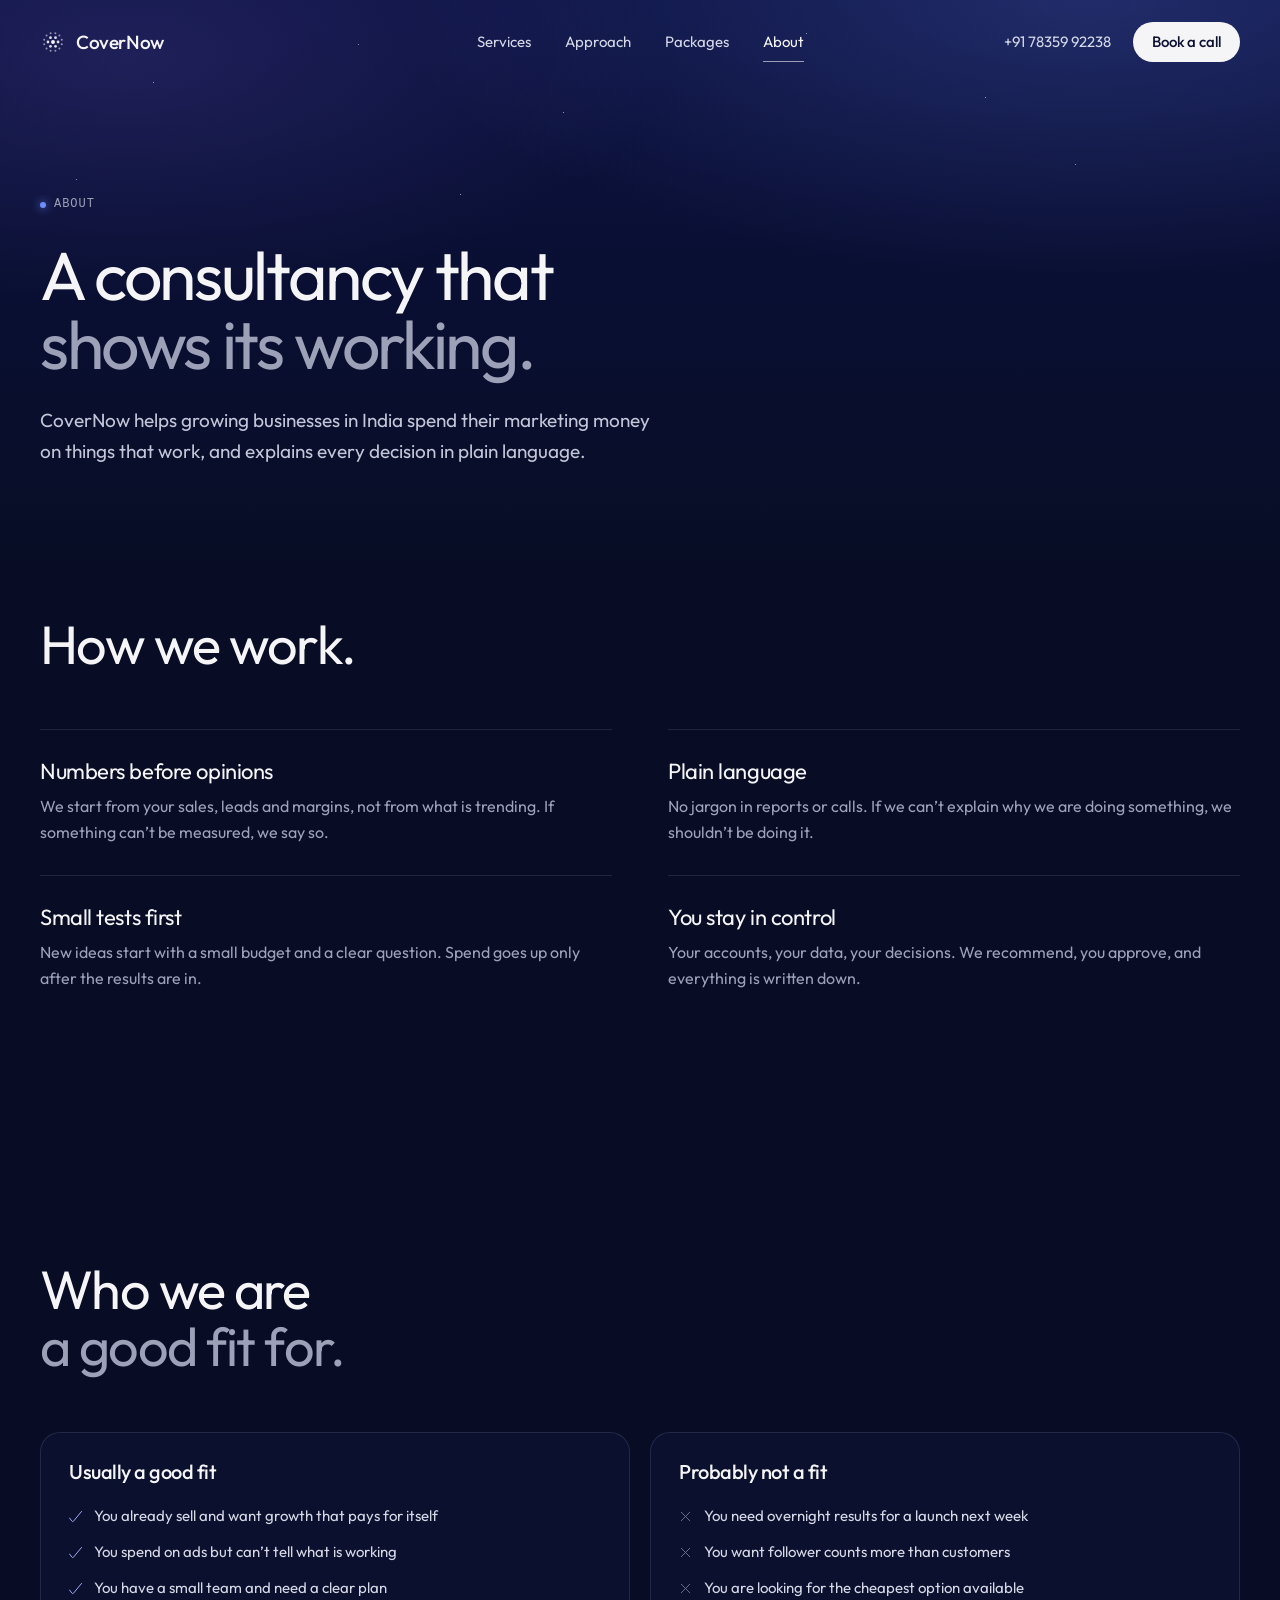
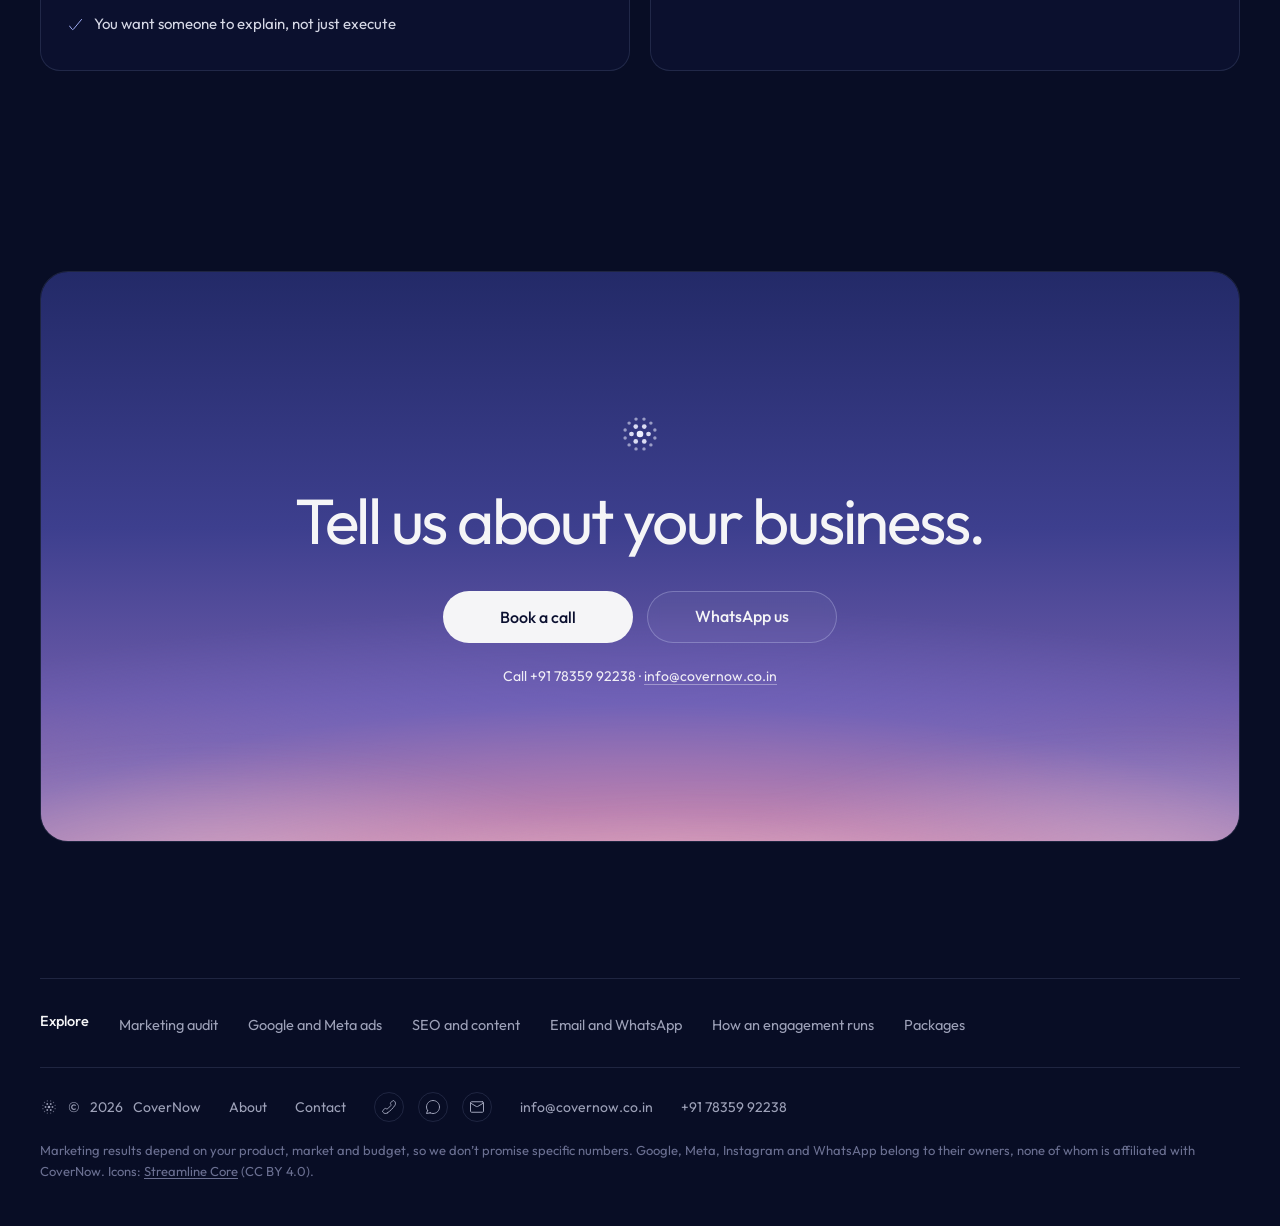
<file: about.html>
<!doctype html>
<html lang="en-IN">
<head>
<meta charset="utf-8">
<meta name="viewport" content="width=device-width, initial-scale=1">
<title>About | CoverNow</title>
<meta name="description" content="CoverNow is a marketing consultancy for growing businesses in India. We work from your numbers, explain every decision and keep you in control of your accounts.">
<link rel="canonical" href="https://covernow.co.in/about">
<meta property="og:type" content="website">
<meta property="og:site_name" content="CoverNow">
<meta property="og:title" content="About | CoverNow">
<meta property="og:description" content="CoverNow is a marketing consultancy for growing businesses in India. We work from your numbers, explain every decision and keep you in control of your accounts.">
<meta property="og:url" content="https://covernow.co.in/about">
<meta name="theme-color" content="#080d25">
<link rel="icon" href="/assets/favicon.svg" type="image/svg+xml">
<link rel="preconnect" href="https://fonts.googleapis.com">
<link rel="preconnect" href="https://fonts.gstatic.com" crossorigin>
<link href="https://fonts.googleapis.com/css2?family=Outfit:wght@300;400;500;600&display=swap" rel="stylesheet">
<link rel="stylesheet" href="/assets/css/styles.css">

</head>
<body>
<svg xmlns="http://www.w3.org/2000/svg" style="display:none" aria-hidden="true"><symbol id="i-phone" viewBox="0 0 14 14" fill="none"><g> <path stroke="currentColor" stroke-linecap="round" stroke-linejoin="round" d="M5.24782 12.9817c-0.61454 0.3964 -1.34685 0.5692 -2.0738 0.4893 -0.72694 -0.08 -1.40419 -0.4078 -1.91785 -0.9284l-0.449065 -0.4391C0.610232 11.9021 0.5 11.6317 0.5 11.3501c0 -0.2816 0.110232 -0.5521 0.307105 -0.7534L2.71312 8.71061c0.19969 -0.19624 0.46846 -0.3062 0.74844 -0.3062 0.27997 0 0.54875 0.10996 0.74843 0.3062 0.20137 0.19688 0.47181 0.30711 0.75343 0.30711 0.28162 0 0.55205 -0.11023 0.75342 -0.30711l2.99374 -2.99374c0.09987 -0.09842 0.17918 -0.21571 0.23331 -0.34505 0.05413 -0.12934 0.08201 -0.26816 0.08201 -0.40837 0 -0.14022 -0.02788 -0.27903 -0.08201 -0.40838 -0.05413 -0.12934 -0.13344 -0.24663 -0.23331 -0.34505 -0.19624 -0.19968 -0.3062 -0.46846 -0.3062 -0.74843 0 -0.27998 0.10996 -0.54875 0.3062 -0.74844L10.6066 0.817115c0.2014 -0.196874 0.4718 -0.307105 0.7534 -0.307105 0.2817 0 0.5521 0.110231 0.7535 0.307105l0.4391 0.449065c0.5205 0.51366 0.8483 1.19091 0.9283 1.91785 0.08 0.72695 -0.0928 1.45926 -0.4893 2.0738 -2.0657 3.04437 -4.69409 5.66597 -7.74378 7.72387Z" stroke-width="1"></path> </g></symbol><symbol id="i-mail" viewBox="0 0 14 14" fill="none"><g> <path stroke="currentColor" stroke-linecap="round" stroke-linejoin="round" d="M12.5 1.75h-11c-0.552285 0 -1 0.44772 -1 1v8.5c0 0.5523 0.447715 1 1 1h11c0.5523 0 1 -0.4477 1 -1v-8.5c0 -0.55228 -0.4477 -1 -1 -1Z" stroke-width="1"></path> <path stroke="currentColor" stroke-linecap="round" stroke-linejoin="round" d="m0.5 3 5.86 3.52424c0.17969 0.10549 0.40615 0.16326 0.64 0.16326s0.46031 -0.05777 0.64 -0.16326L13.5 3" stroke-width="1"></path> </g></symbol><symbol id="i-chat" viewBox="0 0 14 14" fill="none"><g> <path stroke="currentColor" stroke-linecap="round" stroke-linejoin="round" d="M4.14472 12.8409C5.00659 13.263 5.97562 13.5 7 13.5c3.5899 0 6.5 -2.9101 6.5 -6.5C13.5 3.41015 10.5899 0.5 7 0.5 3.41015 0.5 0.5 3.41015 0.5 7c0 1.33261 0.40102 2.57155 1.08896 3.6027m2.55576 2.2382L0.5 13.5l1.08896 -2.8973m2.55576 2.2382L4.15 12.84m-2.56104 -2.2373L1.59 10.6" stroke-width="1"></path> </g></symbol><symbol id="i-arrow" viewBox="0 0 14 14" fill="none"><path stroke="currentColor" stroke-linecap="round" stroke-linejoin="round" d="M1 7h12.5" stroke-width="1"/><path stroke="currentColor" stroke-linecap="round" stroke-linejoin="round" d="M10 3.5 13.5 7 10 10.5" stroke-width="1"/></symbol><symbol id="i-check" viewBox="0 0 14 14" fill="none"><g> <path stroke="currentColor" stroke-linecap="round" stroke-linejoin="round" d="M0.5 8.55005 3.23 12.06c0.09212 0.1197 0.21016 0.217 0.34525 0.2846 0.13509 0.0675 0.28373 0.1036 0.43475 0.1054 0.14859 0.0018 0.2957 -0.0297 0.43063 -0.0919 0.13492 -0.0623 0.25427 -0.1539 0.34937 -0.2681L13.5 1.55005" stroke-width="1"></path> </g></symbol><symbol id="i-plus" viewBox="0 0 14 14" fill="none"><g> <path stroke="currentColor" stroke-linecap="round" stroke-linejoin="round" d="M7 0.5v13" stroke-width="1"></path> <path stroke="currentColor" stroke-linecap="round" stroke-linejoin="round" d="M0.5 6.95996h13" stroke-width="1"></path> </g></symbol><symbol id="i-search" viewBox="0 0 14 14" fill="none"><g> <path stroke="currentColor" stroke-linecap="round" stroke-linejoin="round" d="M6 11.5c3.03757 0 5.5 -2.46243 5.5 -5.5S9.03757 0.5 6 0.5 0.5 2.96243 0.5 6s2.46243 5.5 5.5 5.5Z" stroke-width="1"></path> <path stroke="currentColor" stroke-linecap="round" stroke-linejoin="round" d="M13.5 13.5 10 10" stroke-width="1"></path> </g></symbol><symbol id="i-megaphone" viewBox="0 0 14 14" fill="none"><g> <path stroke="currentColor" stroke-linecap="round" stroke-linejoin="round" d="M4.5 9.06002 12.18 11.62c0.1504 0.0496 0.3104 0.0628 0.4669 0.0384 0.1564 -0.0243 0.3049 -0.0855 0.4331 -0.1784 0.1292 -0.092 0.2347 -0.2134 0.3078 -0.3543 0.073 -0.1408 0.1115 -0.297 0.1122 -0.4557V2.44002c-0.0007 -0.15865 -0.0392 -0.31485 -0.1122 -0.45569 -0.0731 -0.14084 -0.1786 -0.26229 -0.3078 -0.35431 -0.1291 -0.09126 -0.2779 -0.15062 -0.4344 -0.17322 -0.1564 -0.02259 -0.316 -0.00778 -0.4656 0.04322l-7.68 2.56v5Z" stroke-width="1"></path> <path stroke="currentColor" stroke-linecap="round" stroke-linejoin="round" d="M0.5 6.56006c0 0.3283 0.064664 0.65339 0.190301 0.95671 0.125637 0.30331 0.309789 0.57891 0.541929 0.81106 0.46884 0.46884 1.10473 0.73223 1.76777 0.73223h1.5v-5H3c-0.3283 0 -0.65339 0.06466 -0.95671 0.1903 -0.30331 0.12564 -0.57891 0.30979 -0.81106 0.54193C0.763392 5.26113 0.5 5.89702 0.5 6.56006v0Z" stroke-width="1"></path> <path stroke="currentColor" stroke-linecap="round" stroke-linejoin="round" d="M3 9.06006v1.00004c0 0.3283 0.06466 0.6534 0.1903 0.9567s0.30979 0.5789 0.54193 0.811c0.23215 0.2322 0.50775 0.4163 0.81106 0.542 0.30332 0.1256 0.62841 0.1903 0.95671 0.1903" stroke-width="1"></path> </g></symbol><symbol id="i-chart" viewBox="0 0 14 14" fill="none"><g> <path stroke="currentColor" stroke-linecap="round" stroke-linejoin="round" d="m1.23999 6.54006 11.50001 -5.23" stroke-width="1"></path> <path stroke="currentColor" stroke-linecap="round" stroke-linejoin="round" d="m10.59 0.5 2.15 0.81 -0.8 2.15" stroke-width="1"></path> <path stroke="currentColor" stroke-linecap="round" stroke-linejoin="round" d="M13.25 13.5h-2.5v-7c0 -0.13261 0.0527 -0.25979 0.1464 -0.35355C10.9902 6.05268 11.1174 6 11.25 6h1.5c0.1326 0 0.2598 0.05268 0.3536 0.14645 0.0937 0.09376 0.1464 0.22094 0.1464 0.35355v7Z" stroke-width="1"></path> <path stroke="currentColor" stroke-linecap="round" stroke-linejoin="round" d="M8.25 13.5h-2.5l0 -5.5c0 -0.13261 0.05268 -0.25979 0.14645 -0.35355C5.99021 7.55268 6.11739 7.5 6.25 7.5h1.5c0.13261 0 0.25979 0.05268 0.35355 0.14645 0.09377 0.09376 0.14645 0.22094 0.14645 0.35355v5.5Z" stroke-width="1"></path> <path stroke="currentColor" stroke-linecap="round" stroke-linejoin="round" d="M3.25 13.5H0.75l0 -4c0 -0.13261 0.052679 -0.25979 0.146447 -0.35355C0.990215 9.05268 1.11739 9 1.25 9h1.5c0.13261 0 0.25979 0.05268 0.35355 0.14645 0.09377 0.09376 0.14645 0.22094 0.14645 0.35355l0 4Z" stroke-width="1"></path> </g></symbol><symbol id="i-pie" viewBox="0 0 14 14" fill="none"><g> <path stroke="currentColor" stroke-linecap="round" stroke-linejoin="round" d="M7 13.5c3.5899 0 6.5 -2.9101 6.5 -6.5C13.5 3.41015 10.5899 0.5 7 0.5 3.41015 0.5 0.5 3.41015 0.5 7c0 3.5899 2.91015 6.5 6.5 6.5Z" stroke-width="1"></path> <path stroke="currentColor" stroke-linecap="round" stroke-linejoin="round" d="M7 0.5V7l4.6 4.6" stroke-width="1"></path> </g></symbol><symbol id="i-target" viewBox="0 0 14 14" fill="none"><g> <path stroke="currentColor" stroke-linecap="round" stroke-linejoin="round" d="M13.4795 7.51562c-0.0987 1.24051 -0.5514 2.42661 -1.3044 3.41738 -0.753 0.9908 -1.7745 1.7446 -2.94333 2.1718 -1.16877 0.4273 -2.43564 0.5101 -3.65008 0.2386 -1.21444 -0.2716 -2.32541 -0.886 -3.20092 -1.7704C1.50526 10.6887 0.902011 9.57159 0.642694 8.35448S0.478891 5.8714 0.91789 4.70698c0.439 -1.16442 1.20303 -2.17835 2.20132 -2.92133C4.1175 1.04267 5.30808 0.60187 6.54952 0.515625" stroke-width="1"></path> <path stroke="currentColor" stroke-linecap="round" stroke-linejoin="round" d="M9.79001 8.08996c-0.18058 0.4648 -0.47417 0.87725 -0.85422 1.20006 -0.38005 0.32281 -0.83457 0.5458 -1.32246 0.6488 -0.48789 0.10298 -0.99376 0.08278 -1.47186 -0.05888 -0.4781 -0.14165 -0.91336 -0.40023 -1.26641 -0.75237 -0.35304 -0.35214 -0.61275 -0.78673 -0.75562 -1.26447 -0.14288 -0.47773 -0.16442 -0.98355 -0.06268 -1.4717 0.10175 -0.48816 0.32357 -0.94325 0.6454 -1.32413 0.32183 -0.38088 0.73353 -0.67553 1.19785 -0.85731" stroke-width="1"></path> <path stroke="currentColor" stroke-linecap="round" stroke-linejoin="round" d="m7 7 2.5 -2.5" stroke-width="1"></path> <path stroke="currentColor" stroke-linecap="round" stroke-linejoin="round" d="m11.5 5 -2 -0.5 -0.5 -2 2 -2 0.5 2 2 0.5 -2 2Z" stroke-width="1"></path> </g></symbol><symbol id="i-pencil" viewBox="0 0 14 14" fill="none"><g> <path stroke="currentColor" stroke-linecap="round" stroke-linejoin="round" d="M5 12.24 0.5 13.5l1.26 -4.49998L10 0.800021c0.0931 -0.095246 0.2044 -0.170925 0.3271 -0.222592 0.1228 -0.051668 0.2547 -0.078283 0.3879 -0.078283 0.1332 0 0.2651 0.026615 0.3879 0.078283 0.1227 0.051667 0.234 0.127346 0.3271 0.222592L13.2 2.58002c0.0937 0.09296 0.1681 0.20357 0.2189 0.32542 0.0508 0.12186 0.0769 0.25257 0.0769 0.38458 0 0.13201 -0.0261 0.26272 -0.0769 0.38458 -0.0508 0.12186 -0.1252 0.23246 -0.2189 0.32542L5 12.24Z" stroke-width="1"></path> </g></symbol><symbol id="i-calendar" viewBox="0 0 14 14" fill="none"><g> <path stroke="currentColor" stroke-linecap="round" stroke-linejoin="round" d="M1.5 2c-0.26522 0 -0.51957 0.10536 -0.707107 0.29289C0.605357 2.48043 0.5 2.73478 0.5 3v9.5c0 0.2652 0.105357 0.5196 0.292893 0.7071 0.187537 0.1875 0.441887 0.2929 0.707107 0.2929h11c0.2652 0 0.5196 -0.1054 0.7071 -0.2929s0.2929 -0.4419 0.2929 -0.7071V3c0 -0.26522 -0.1054 -0.51957 -0.2929 -0.70711C13.0196 2.10536 12.7652 2 12.5 2h-2" stroke-width="1"></path> <path stroke="currentColor" stroke-linecap="round" stroke-linejoin="round" d="M0.5 5.5h13" stroke-width="1"></path> <path stroke="currentColor" stroke-linecap="round" stroke-linejoin="round" d="M3.5 0.5v3" stroke-width="1"></path> <path stroke="currentColor" stroke-linecap="round" stroke-linejoin="round" d="M10.5 0.5v3" stroke-width="1"></path> <path stroke="currentColor" stroke-linecap="round" stroke-linejoin="round" d="M3.5 2h5" stroke-width="1"></path> </g></symbol><symbol id="i-folder" viewBox="0 0 14 14" fill="none"><g> <path stroke="currentColor" stroke-linecap="round" stroke-linejoin="round" d="M0.5 12.2499V1.74994c0 -0.26522 0.105357 -0.51957 0.292893 -0.70711C0.98043 0.855293 1.23478 0.749936 1.5 0.749936h3.69c0.22843 -0.006655 0.45226 0.065133 0.63421 0.203414 0.18194 0.13828 0.31104 0.33471 0.36579 0.55659l0.31 1.24h6c0.2652 0 0.5196 0.10535 0.7071 0.29289 0.1875 0.18754 0.2929 0.44189 0.2929 0.70711v8.49996c0 0.2653 -0.1054 0.5196 -0.2929 0.7071 -0.1875 0.1876 -0.4419 0.2929 -0.7071 0.2929h-11c-0.26522 0 -0.51957 -0.1053 -0.707107 -0.2929C0.605357 12.7695 0.5 12.5152 0.5 12.2499Z" stroke-width="1"></path> </g></symbol><symbol id="i-users" viewBox="0 0 14 14" fill="none"><g> <path stroke="currentColor" stroke-linecap="round" stroke-linejoin="round" d="M5 6.5c1.38071 0 2.5 -1.11929 2.5 -2.5S6.38071 1.5 5 1.5 2.5 2.61929 2.5 4 3.61929 6.5 5 6.5Z" stroke-width="1"></path> <path stroke="currentColor" stroke-linecap="round" stroke-linejoin="round" d="M0.5 13.5h9v-0.5421c-0.00796 -0.7622 -0.20898 -1.51 -0.58427 -2.1734 -0.3753 -0.6635 -0.91263 -1.221 -1.5618 -1.62049 -0.64918 -0.3995 -1.38902 -0.62793 -2.15041 -0.66398C5.13564 8.49682 5.06778 8.49514 5 8.495c-0.06778 0.00014 -0.13564 0.00182 -0.20352 0.00503 -0.76139 0.03605 -1.50123 0.26448 -2.15041 0.66398 -0.64917 0.39949 -1.1865 0.95699 -1.5618 1.62049C0.708977 11.4479 0.507961 12.1957 0.5 12.9579V13.5Z" stroke-width="1"></path> <path stroke="currentColor" stroke-linecap="round" stroke-linejoin="round" d="M9 6.5c1.3807 0 2.5 -1.11929 2.5 -2.5S10.3807 1.5 9 1.5" stroke-width="1"></path> <path stroke="currentColor" stroke-linecap="round" stroke-linejoin="round" d="M11.5 13.5001h2v-0.5422c-0.008 -0.7622 -0.209 -1.51 -0.5843 -2.1734 -0.3753 -0.6635 -0.9126 -1.22098 -1.5618 -1.62047 -0.4196 -0.25825 -0.8772 -0.44501 -1.3539 -0.55453" stroke-width="1"></path> </g></symbol><symbol id="i-key" viewBox="0 0 14 14" fill="none"><g> <path stroke="currentColor" stroke-linecap="round" stroke-linejoin="round" d="M5.62 7.38 11.5 1.5l2 2" stroke-width="1"></path> <path stroke="currentColor" stroke-linecap="round" stroke-linejoin="round" d="M9.25 3.75 11 5.5" stroke-width="1"></path> <path stroke="currentColor" stroke-linecap="round" stroke-linejoin="round" d="M3.5 12.5c1.65685 0 3 -1.3431 3 -3 0 -1.65685 -1.34315 -3 -3 -3s-3 1.34315 -3 3c0 1.6569 1.34315 3 3 3Z" stroke-width="1"></path> </g></symbol><symbol id="i-cart" viewBox="0 0 14 14" fill="none"><g> <path stroke="currentColor" stroke-linecap="round" stroke-linejoin="round" d="M0.507528 0.5 2.9497 0.5l0.87 8.65c0.03616 0.23845 0.15728 0.4558 0.34105 0.612 0.18376 0.1562 0.41779 0.2407 0.65895 0.238h6.3c0.2181 0.0114 0.4339 -0.04893 0.6144 -0.17171 0.1806 -0.12279 0.316 -0.30131 0.3856 -0.50829l1.33 -4c0.0496 -0.15038 0.0628 -0.3104 0.0384 -0.46686 -0.0243 -0.15647 -0.0855 -0.30492 -0.1784 -0.43314 -0.0968 -0.13632 -0.2263 -0.24619 -0.3765 -0.31957 -0.1502 -0.07337 -0.3165 -0.1079 -0.4835 -0.10043h-9.15" stroke-width="1"></path> <path stroke="currentColor" stroke-linecap="round" stroke-linejoin="round" d="M10.9497 13.5c-0.2761 0 -0.5 -0.2239 -0.5 -0.5s0.2239 -0.5 0.5 -0.5 0.5 0.2239 0.5 0.5 -0.2239 0.5 -0.5 0.5Z" stroke-width="1"></path> <path stroke="currentColor" stroke-linecap="round" stroke-linejoin="round" d="M4.44971 13.5c-0.27615 0 -0.5 -0.2239 -0.5 -0.5s0.22385 -0.5 0.5 -0.5c0.27614 0 0.5 0.2239 0.5 0.5s-0.22386 0.5 -0.5 0.5Z" stroke-width="1"></path> </g></symbol></svg>
<a class="skip-link" href="#main">Skip to content</a>
<header class="site-header">
  <div class="container nav">
    <a class="brand" href="/" aria-label="CoverNow home"><svg class="brand-mark" viewBox="0 0 32 32" aria-hidden="true"><circle cx="16" cy="16" r="2.4" fill="currentColor"/><circle cx="22.20" cy="16.00" r="1.7" fill="currentColor" opacity="0.9"/><circle cx="19.10" cy="21.37" r="1.7" fill="currentColor" opacity="0.9"/><circle cx="12.90" cy="21.37" r="1.7" fill="currentColor" opacity="0.9"/><circle cx="9.80" cy="16.00" r="1.7" fill="currentColor" opacity="0.9"/><circle cx="12.90" cy="10.63" r="1.7" fill="currentColor" opacity="0.9"/><circle cx="19.10" cy="10.63" r="1.7" fill="currentColor" opacity="0.9"/><circle cx="26.82" cy="18.90" r="1.25" fill="currentColor" opacity="0.55"/><circle cx="23.92" cy="23.92" r="1.25" fill="currentColor" opacity="0.55"/><circle cx="18.90" cy="26.82" r="1.25" fill="currentColor" opacity="0.55"/><circle cx="13.10" cy="26.82" r="1.25" fill="currentColor" opacity="0.55"/><circle cx="8.08" cy="23.92" r="1.25" fill="currentColor" opacity="0.55"/><circle cx="5.18" cy="18.90" r="1.25" fill="currentColor" opacity="0.55"/><circle cx="5.18" cy="13.10" r="1.25" fill="currentColor" opacity="0.55"/><circle cx="8.08" cy="8.08" r="1.25" fill="currentColor" opacity="0.55"/><circle cx="13.10" cy="5.18" r="1.25" fill="currentColor" opacity="0.55"/><circle cx="18.90" cy="5.18" r="1.25" fill="currentColor" opacity="0.55"/><circle cx="23.92" cy="8.08" r="1.25" fill="currentColor" opacity="0.55"/><circle cx="26.82" cy="13.10" r="1.25" fill="currentColor" opacity="0.55"/></svg><span>CoverNow</span></a>
    <nav class="nav-links" aria-label="Main"><a href="/services">Services</a><a href="/approach">Approach</a><a href="/packages">Packages</a><a href="/about" aria-current="page">About</a></nav>
    <div class="nav-actions">
      <a class="phone-link" href="tel:+917835992238">+91 78359 92238</a>
      <a class="btn btn-primary btn-sm" href="/contact">Book a call</a>
      <a class="nav-call" href="tel:+917835992238" aria-label="Call +91 78359 92238"><svg class="icon" aria-hidden="true"><use href="#i-phone"/></svg></a>
      <button class="nav-toggle" type="button" aria-label="Open menu" aria-expanded="false" aria-controls="mobile-menu"><span></span></button>
    </div>
  </div>
</header>
<div class="mobile-menu" id="mobile-menu">
  <nav aria-label="Mobile"><a class="ml" href="/services">Services</a><a class="ml" href="/approach">Approach</a><a class="ml" href="/packages">Packages</a><a class="ml" href="/about">About</a><a class="ml" href="/contact">Contact</a></nav>
  <div class="hero-ctas">
    <a class="btn btn-primary" href="tel:+917835992238"><svg class="icon" aria-hidden="true"><use href="#i-phone"/></svg>Call +91 78359 92238</a>
    <a class="btn btn-ghost" href="https://wa.me/917835992238" target="_blank" rel="noopener"><svg class="icon" aria-hidden="true"><use href="#i-chat"/></svg>WhatsApp</a>
  </div>
</div>
<main id="main">
<section class="page-hero">
  <div class="hero-bg"><div class="sky"></div><div class="stars"></div></div>
  <div class="container">
    <p class="eyebrow">About</p>
    <h1 class="display">A consultancy that<br><span class="soft">shows its working.</span></h1>
    <p class="lead">CoverNow helps growing businesses in India spend their marketing money on things that work, and explains every decision in plain language.</p>
  </div>
</section>

<section class="section" style="padding-top:40px" aria-labelledby="pr-title">
  <div class="container">
    <h2 class="h-section" id="pr-title">How we work.</h2>
    <div class="principles">
      <div class="principle"><h3>Numbers before opinions</h3><p>We start from your sales, leads and margins, not from what is trending. If something can&rsquo;t be measured, we say so.</p></div>
      <div class="principle"><h3>Plain language</h3><p>No jargon in reports or calls. If we can&rsquo;t explain why we are doing something, we shouldn&rsquo;t be doing it.</p></div>
      <div class="principle"><h3>Small tests first</h3><p>New ideas start with a small budget and a clear question. Spend goes up only after the results are in.</p></div>
      <div class="principle"><h3>You stay in control</h3><p>Your accounts, your data, your decisions. We recommend, you approve, and everything is written down.</p></div>
    </div>
  </div>
</section>

<section class="section" aria-labelledby="fit-title">
  <div class="container">
    <h2 class="h-section" id="fit-title">Who we are<br><span class="soft">a good fit for.</span></h2>
    <div class="fit">
      <div class="fit-col"><h3>Usually a good fit</h3><ul class="checks"><li><svg class="icon" aria-hidden="true"><use href="#i-check"/></svg><span>You already sell and want growth that pays for itself</span></li><li><svg class="icon" aria-hidden="true"><use href="#i-check"/></svg><span>You spend on ads but can&rsquo;t tell what is working</span></li><li><svg class="icon" aria-hidden="true"><use href="#i-check"/></svg><span>You have a small team and need a clear plan</span></li><li><svg class="icon" aria-hidden="true"><use href="#i-check"/></svg><span>You want someone to explain, not just execute</span></li></ul></div>
      <div class="fit-col no"><h3>Probably not a fit</h3><ul class="checks"><li><svg class="icon" aria-hidden="true"><use href="#i-plus"/></svg><span>You need overnight results for a launch next week</span></li><li><svg class="icon" aria-hidden="true"><use href="#i-plus"/></svg><span>You want follower counts more than customers</span></li><li><svg class="icon" aria-hidden="true"><use href="#i-plus"/></svg><span>You are looking for the cheapest option available</span></li></ul></div>
    </div>
  </div>
</section>

<section class="section-tight" aria-labelledby="cta-title">
  <div class="container">
    <div class="cta-panel">
      <svg class="mark" viewBox="0 0 32 32" aria-hidden="true"><circle cx="16" cy="16" r="2.4" fill="currentColor"/><circle cx="22.20" cy="16.00" r="1.7" fill="currentColor" opacity="0.9"/><circle cx="19.10" cy="21.37" r="1.7" fill="currentColor" opacity="0.9"/><circle cx="12.90" cy="21.37" r="1.7" fill="currentColor" opacity="0.9"/><circle cx="9.80" cy="16.00" r="1.7" fill="currentColor" opacity="0.9"/><circle cx="12.90" cy="10.63" r="1.7" fill="currentColor" opacity="0.9"/><circle cx="19.10" cy="10.63" r="1.7" fill="currentColor" opacity="0.9"/><circle cx="26.82" cy="18.90" r="1.25" fill="currentColor" opacity="0.55"/><circle cx="23.92" cy="23.92" r="1.25" fill="currentColor" opacity="0.55"/><circle cx="18.90" cy="26.82" r="1.25" fill="currentColor" opacity="0.55"/><circle cx="13.10" cy="26.82" r="1.25" fill="currentColor" opacity="0.55"/><circle cx="8.08" cy="23.92" r="1.25" fill="currentColor" opacity="0.55"/><circle cx="5.18" cy="18.90" r="1.25" fill="currentColor" opacity="0.55"/><circle cx="5.18" cy="13.10" r="1.25" fill="currentColor" opacity="0.55"/><circle cx="8.08" cy="8.08" r="1.25" fill="currentColor" opacity="0.55"/><circle cx="13.10" cy="5.18" r="1.25" fill="currentColor" opacity="0.55"/><circle cx="18.90" cy="5.18" r="1.25" fill="currentColor" opacity="0.55"/><circle cx="23.92" cy="8.08" r="1.25" fill="currentColor" opacity="0.55"/><circle cx="26.82" cy="13.10" r="1.25" fill="currentColor" opacity="0.55"/></svg>
      <h2 id="cta-title">Tell us about your business.</h2>
      <div class="hero-ctas">
        <a class="btn btn-primary" href="/contact">Book a call</a>
        <a class="btn btn-ghost" href="https://wa.me/917835992238" target="_blank" rel="noopener">WhatsApp us</a>
      </div>
      <p class="hero-note">Call +91 78359 92238 &middot; <a href="mailto:info@covernow.co.in">info@covernow.co.in</a></p>
    </div>
  </div>
</section>

</main>
<footer class="site-footer">
  <div class="container">
    <div class="footer-top">
      <strong>Explore</strong>
      <a href="/services">Marketing audit</a>
      <a href="/services#performance">Google and Meta ads</a>
      <a href="/services#seo">SEO and content</a>
      <a href="/services#retention">Email and WhatsApp</a>
      <a href="/approach">How an engagement runs</a>
      <a href="/packages">Packages</a>
    </div>
    <div class="footer-legal">
      <span class="copy"><svg class="brand-mark" viewBox="0 0 32 32" aria-hidden="true"><circle cx="16" cy="16" r="2.4" fill="currentColor"/><circle cx="22.20" cy="16.00" r="1.7" fill="currentColor" opacity="0.9"/><circle cx="19.10" cy="21.37" r="1.7" fill="currentColor" opacity="0.9"/><circle cx="12.90" cy="21.37" r="1.7" fill="currentColor" opacity="0.9"/><circle cx="9.80" cy="16.00" r="1.7" fill="currentColor" opacity="0.9"/><circle cx="12.90" cy="10.63" r="1.7" fill="currentColor" opacity="0.9"/><circle cx="19.10" cy="10.63" r="1.7" fill="currentColor" opacity="0.9"/><circle cx="26.82" cy="18.90" r="1.25" fill="currentColor" opacity="0.55"/><circle cx="23.92" cy="23.92" r="1.25" fill="currentColor" opacity="0.55"/><circle cx="18.90" cy="26.82" r="1.25" fill="currentColor" opacity="0.55"/><circle cx="13.10" cy="26.82" r="1.25" fill="currentColor" opacity="0.55"/><circle cx="8.08" cy="23.92" r="1.25" fill="currentColor" opacity="0.55"/><circle cx="5.18" cy="18.90" r="1.25" fill="currentColor" opacity="0.55"/><circle cx="5.18" cy="13.10" r="1.25" fill="currentColor" opacity="0.55"/><circle cx="8.08" cy="8.08" r="1.25" fill="currentColor" opacity="0.55"/><circle cx="13.10" cy="5.18" r="1.25" fill="currentColor" opacity="0.55"/><circle cx="18.90" cy="5.18" r="1.25" fill="currentColor" opacity="0.55"/><circle cx="23.92" cy="8.08" r="1.25" fill="currentColor" opacity="0.55"/><circle cx="26.82" cy="13.10" r="1.25" fill="currentColor" opacity="0.55"/></svg>&copy; <span data-year>2026</span> CoverNow</span>
      <a href="/about">About</a>
      <a href="/contact">Contact</a>
      <span class="socials">
        <a href="tel:+917835992238" aria-label="Call us"><svg class="icon" aria-hidden="true"><use href="#i-phone"/></svg></a>
        <a href="https://wa.me/917835992238" target="_blank" rel="noopener" aria-label="Message us on WhatsApp"><svg class="icon" aria-hidden="true"><use href="#i-chat"/></svg></a>
        <a href="mailto:info@covernow.co.in" aria-label="Email us"><svg class="icon" aria-hidden="true"><use href="#i-mail"/></svg></a>
      </span>
      <a href="mailto:info@covernow.co.in">info@covernow.co.in</a>
      <a href="tel:+917835992238">+91 78359 92238</a>
    </div>
    <p class="disclaimer">Marketing results depend on your product, market and budget, so we don&rsquo;t promise specific numbers. Google, Meta, Instagram and WhatsApp belong to their owners, none of whom is affiliated with CoverNow. Icons: <a href="https://www.streamlinehq.com/icons/core-line-free" target="_blank" rel="noopener">Streamline Core</a> (CC BY 4.0).</p>
  </div>
</footer>
<script src="/assets/js/main.js" defer></script>
</body>
</html>
</file>
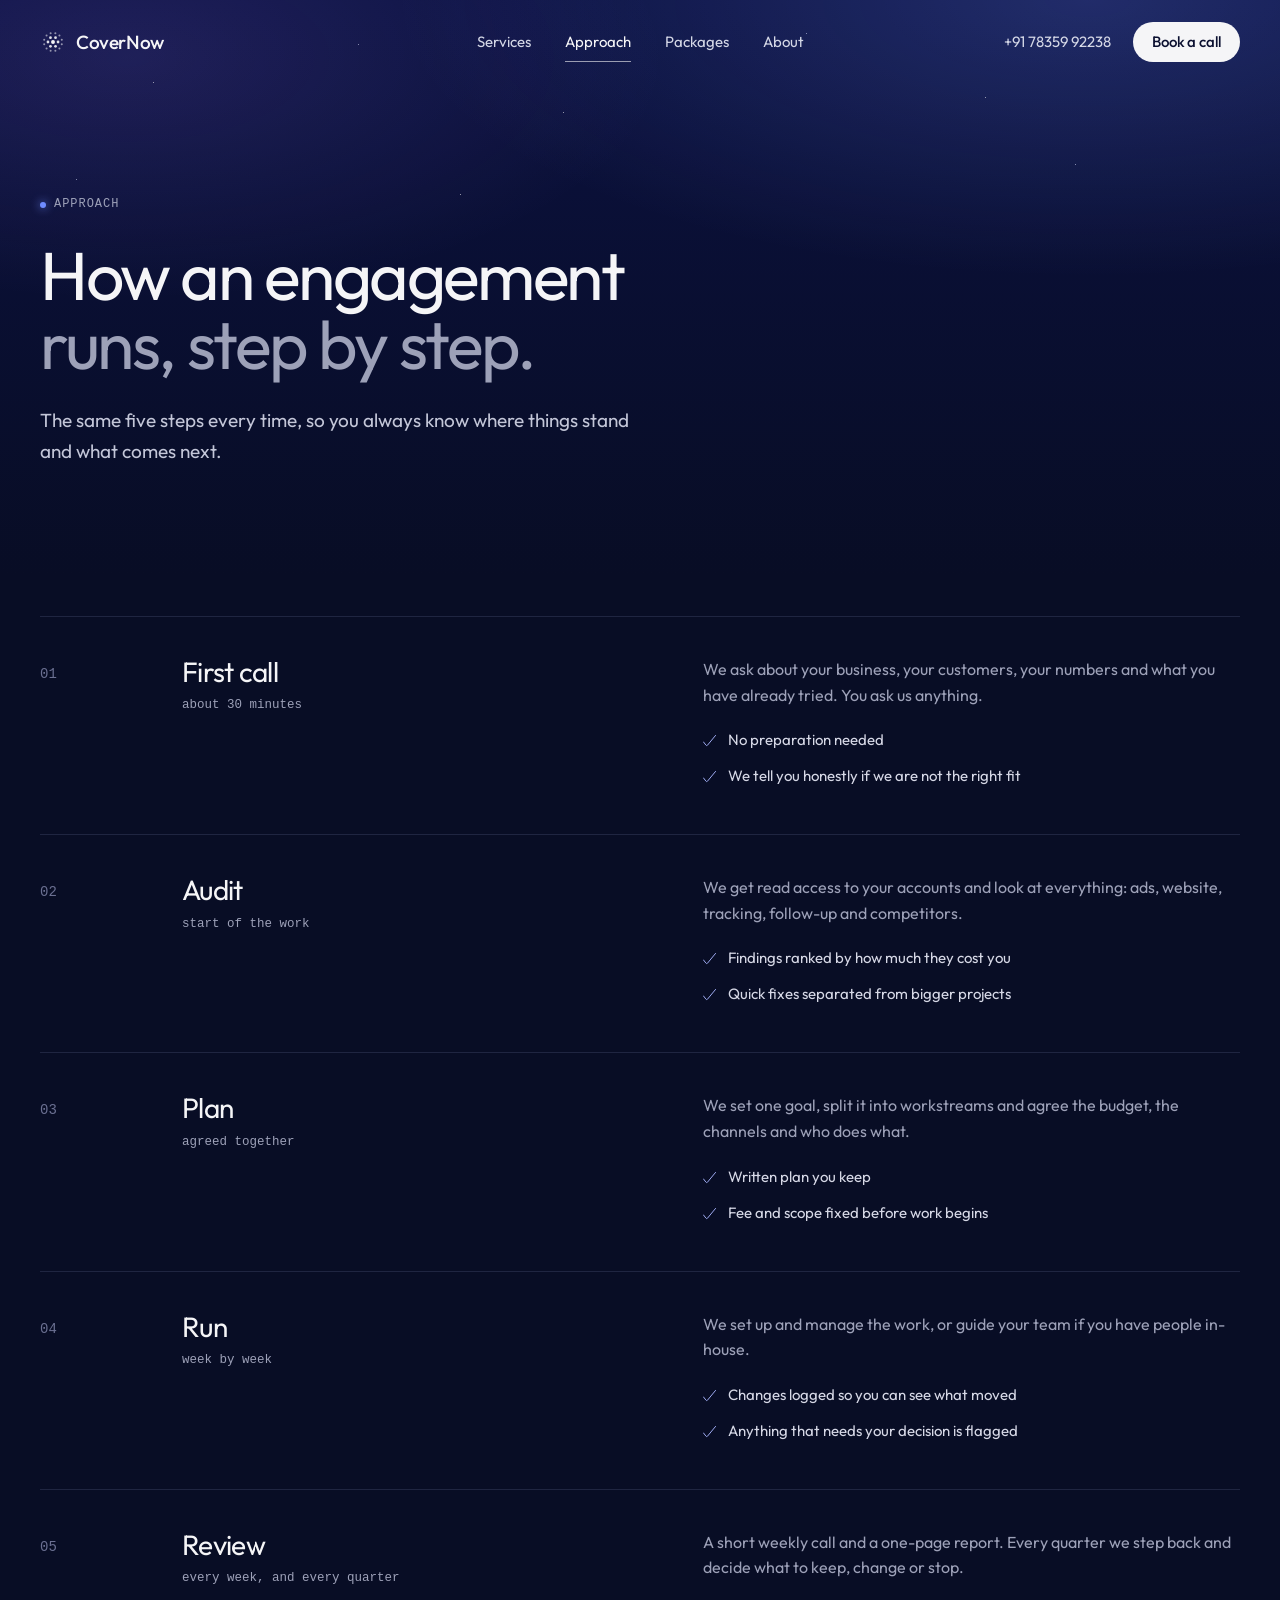
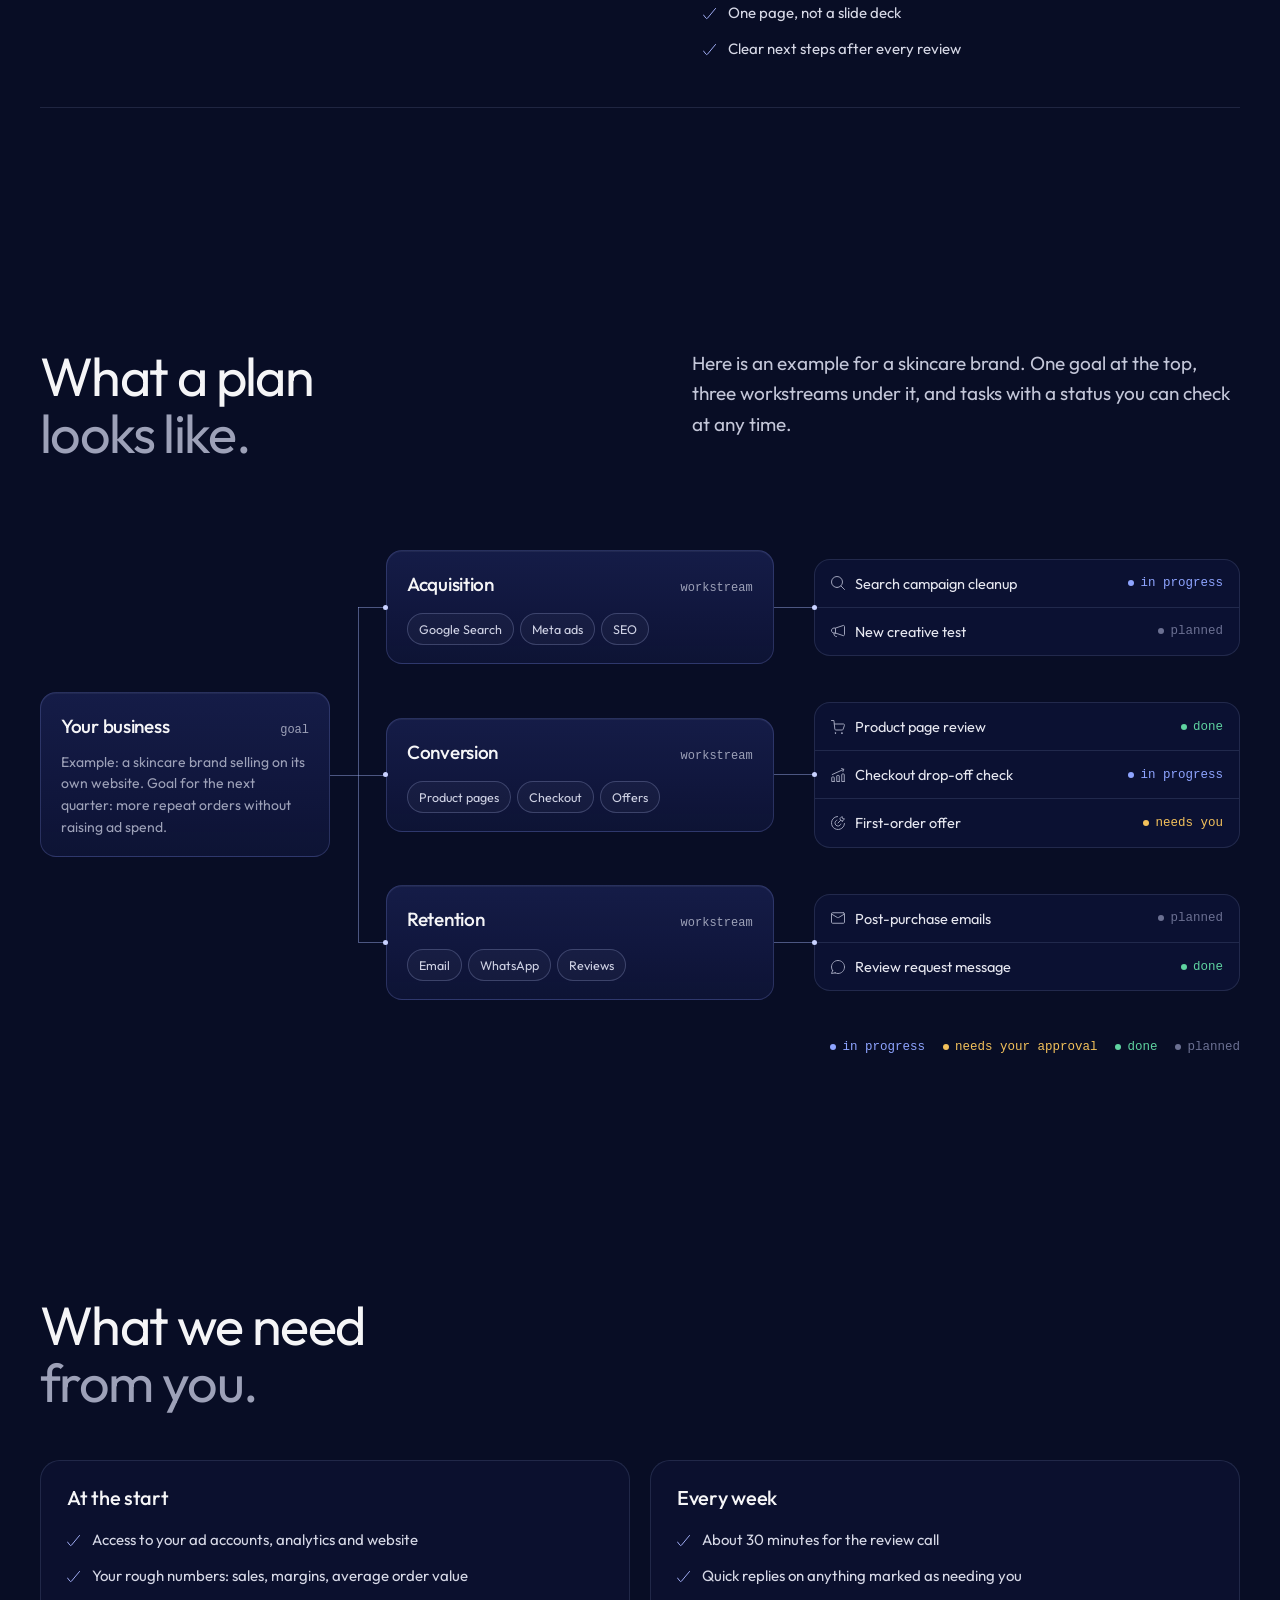
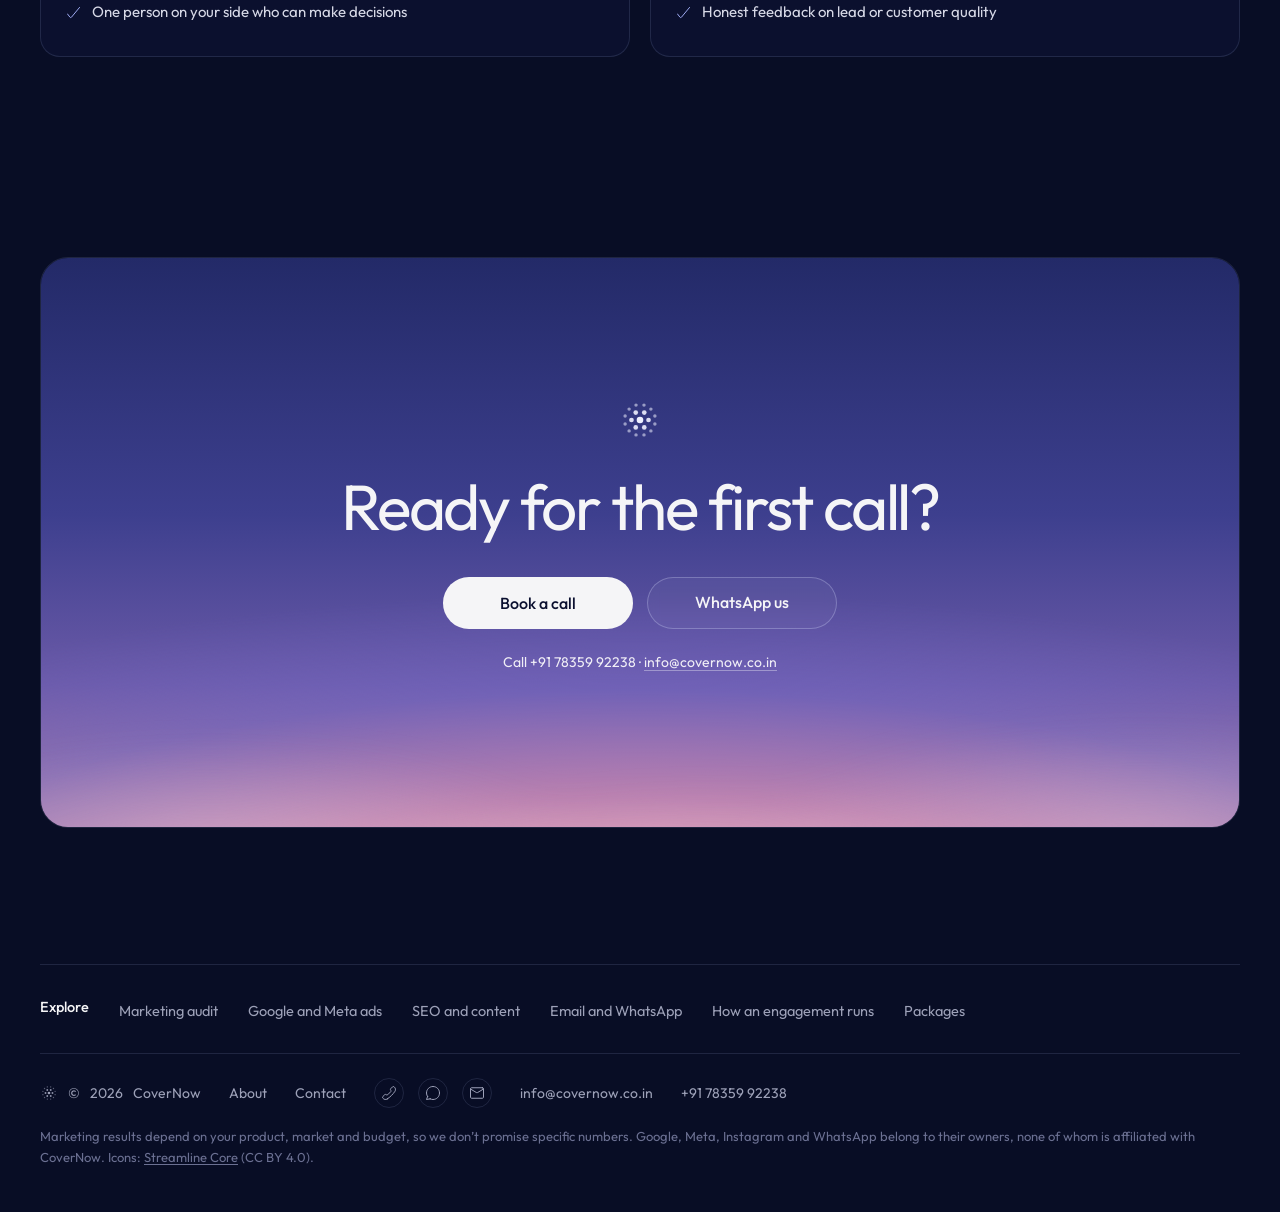
<file: approach.html>
<!doctype html>
<html lang="en-IN">
<head>
<meta charset="utf-8">
<meta name="viewport" content="width=device-width, initial-scale=1">
<title>Our approach | CoverNow</title>
<meta name="description" content="How CoverNow engagements run: first call, audit, plan, weekly execution and review. Clear steps, clear ownership and one-page weekly reports.">
<link rel="canonical" href="https://covernow.co.in/approach">
<meta property="og:type" content="website">
<meta property="og:site_name" content="CoverNow">
<meta property="og:title" content="Our approach | CoverNow">
<meta property="og:description" content="How CoverNow engagements run: first call, audit, plan, weekly execution and review. Clear steps, clear ownership and one-page weekly reports.">
<meta property="og:url" content="https://covernow.co.in/approach">
<meta name="theme-color" content="#080d25">
<link rel="icon" href="/assets/favicon.svg" type="image/svg+xml">
<link rel="preconnect" href="https://fonts.googleapis.com">
<link rel="preconnect" href="https://fonts.gstatic.com" crossorigin>
<link href="https://fonts.googleapis.com/css2?family=Outfit:wght@300;400;500;600&display=swap" rel="stylesheet">
<link rel="stylesheet" href="/assets/css/styles.css">

</head>
<body>
<svg xmlns="http://www.w3.org/2000/svg" style="display:none" aria-hidden="true"><symbol id="i-phone" viewBox="0 0 14 14" fill="none"><g> <path stroke="currentColor" stroke-linecap="round" stroke-linejoin="round" d="M5.24782 12.9817c-0.61454 0.3964 -1.34685 0.5692 -2.0738 0.4893 -0.72694 -0.08 -1.40419 -0.4078 -1.91785 -0.9284l-0.449065 -0.4391C0.610232 11.9021 0.5 11.6317 0.5 11.3501c0 -0.2816 0.110232 -0.5521 0.307105 -0.7534L2.71312 8.71061c0.19969 -0.19624 0.46846 -0.3062 0.74844 -0.3062 0.27997 0 0.54875 0.10996 0.74843 0.3062 0.20137 0.19688 0.47181 0.30711 0.75343 0.30711 0.28162 0 0.55205 -0.11023 0.75342 -0.30711l2.99374 -2.99374c0.09987 -0.09842 0.17918 -0.21571 0.23331 -0.34505 0.05413 -0.12934 0.08201 -0.26816 0.08201 -0.40837 0 -0.14022 -0.02788 -0.27903 -0.08201 -0.40838 -0.05413 -0.12934 -0.13344 -0.24663 -0.23331 -0.34505 -0.19624 -0.19968 -0.3062 -0.46846 -0.3062 -0.74843 0 -0.27998 0.10996 -0.54875 0.3062 -0.74844L10.6066 0.817115c0.2014 -0.196874 0.4718 -0.307105 0.7534 -0.307105 0.2817 0 0.5521 0.110231 0.7535 0.307105l0.4391 0.449065c0.5205 0.51366 0.8483 1.19091 0.9283 1.91785 0.08 0.72695 -0.0928 1.45926 -0.4893 2.0738 -2.0657 3.04437 -4.69409 5.66597 -7.74378 7.72387Z" stroke-width="1"></path> </g></symbol><symbol id="i-mail" viewBox="0 0 14 14" fill="none"><g> <path stroke="currentColor" stroke-linecap="round" stroke-linejoin="round" d="M12.5 1.75h-11c-0.552285 0 -1 0.44772 -1 1v8.5c0 0.5523 0.447715 1 1 1h11c0.5523 0 1 -0.4477 1 -1v-8.5c0 -0.55228 -0.4477 -1 -1 -1Z" stroke-width="1"></path> <path stroke="currentColor" stroke-linecap="round" stroke-linejoin="round" d="m0.5 3 5.86 3.52424c0.17969 0.10549 0.40615 0.16326 0.64 0.16326s0.46031 -0.05777 0.64 -0.16326L13.5 3" stroke-width="1"></path> </g></symbol><symbol id="i-chat" viewBox="0 0 14 14" fill="none"><g> <path stroke="currentColor" stroke-linecap="round" stroke-linejoin="round" d="M4.14472 12.8409C5.00659 13.263 5.97562 13.5 7 13.5c3.5899 0 6.5 -2.9101 6.5 -6.5C13.5 3.41015 10.5899 0.5 7 0.5 3.41015 0.5 0.5 3.41015 0.5 7c0 1.33261 0.40102 2.57155 1.08896 3.6027m2.55576 2.2382L0.5 13.5l1.08896 -2.8973m2.55576 2.2382L4.15 12.84m-2.56104 -2.2373L1.59 10.6" stroke-width="1"></path> </g></symbol><symbol id="i-arrow" viewBox="0 0 14 14" fill="none"><path stroke="currentColor" stroke-linecap="round" stroke-linejoin="round" d="M1 7h12.5" stroke-width="1"/><path stroke="currentColor" stroke-linecap="round" stroke-linejoin="round" d="M10 3.5 13.5 7 10 10.5" stroke-width="1"/></symbol><symbol id="i-check" viewBox="0 0 14 14" fill="none"><g> <path stroke="currentColor" stroke-linecap="round" stroke-linejoin="round" d="M0.5 8.55005 3.23 12.06c0.09212 0.1197 0.21016 0.217 0.34525 0.2846 0.13509 0.0675 0.28373 0.1036 0.43475 0.1054 0.14859 0.0018 0.2957 -0.0297 0.43063 -0.0919 0.13492 -0.0623 0.25427 -0.1539 0.34937 -0.2681L13.5 1.55005" stroke-width="1"></path> </g></symbol><symbol id="i-plus" viewBox="0 0 14 14" fill="none"><g> <path stroke="currentColor" stroke-linecap="round" stroke-linejoin="round" d="M7 0.5v13" stroke-width="1"></path> <path stroke="currentColor" stroke-linecap="round" stroke-linejoin="round" d="M0.5 6.95996h13" stroke-width="1"></path> </g></symbol><symbol id="i-search" viewBox="0 0 14 14" fill="none"><g> <path stroke="currentColor" stroke-linecap="round" stroke-linejoin="round" d="M6 11.5c3.03757 0 5.5 -2.46243 5.5 -5.5S9.03757 0.5 6 0.5 0.5 2.96243 0.5 6s2.46243 5.5 5.5 5.5Z" stroke-width="1"></path> <path stroke="currentColor" stroke-linecap="round" stroke-linejoin="round" d="M13.5 13.5 10 10" stroke-width="1"></path> </g></symbol><symbol id="i-megaphone" viewBox="0 0 14 14" fill="none"><g> <path stroke="currentColor" stroke-linecap="round" stroke-linejoin="round" d="M4.5 9.06002 12.18 11.62c0.1504 0.0496 0.3104 0.0628 0.4669 0.0384 0.1564 -0.0243 0.3049 -0.0855 0.4331 -0.1784 0.1292 -0.092 0.2347 -0.2134 0.3078 -0.3543 0.073 -0.1408 0.1115 -0.297 0.1122 -0.4557V2.44002c-0.0007 -0.15865 -0.0392 -0.31485 -0.1122 -0.45569 -0.0731 -0.14084 -0.1786 -0.26229 -0.3078 -0.35431 -0.1291 -0.09126 -0.2779 -0.15062 -0.4344 -0.17322 -0.1564 -0.02259 -0.316 -0.00778 -0.4656 0.04322l-7.68 2.56v5Z" stroke-width="1"></path> <path stroke="currentColor" stroke-linecap="round" stroke-linejoin="round" d="M0.5 6.56006c0 0.3283 0.064664 0.65339 0.190301 0.95671 0.125637 0.30331 0.309789 0.57891 0.541929 0.81106 0.46884 0.46884 1.10473 0.73223 1.76777 0.73223h1.5v-5H3c-0.3283 0 -0.65339 0.06466 -0.95671 0.1903 -0.30331 0.12564 -0.57891 0.30979 -0.81106 0.54193C0.763392 5.26113 0.5 5.89702 0.5 6.56006v0Z" stroke-width="1"></path> <path stroke="currentColor" stroke-linecap="round" stroke-linejoin="round" d="M3 9.06006v1.00004c0 0.3283 0.06466 0.6534 0.1903 0.9567s0.30979 0.5789 0.54193 0.811c0.23215 0.2322 0.50775 0.4163 0.81106 0.542 0.30332 0.1256 0.62841 0.1903 0.95671 0.1903" stroke-width="1"></path> </g></symbol><symbol id="i-chart" viewBox="0 0 14 14" fill="none"><g> <path stroke="currentColor" stroke-linecap="round" stroke-linejoin="round" d="m1.23999 6.54006 11.50001 -5.23" stroke-width="1"></path> <path stroke="currentColor" stroke-linecap="round" stroke-linejoin="round" d="m10.59 0.5 2.15 0.81 -0.8 2.15" stroke-width="1"></path> <path stroke="currentColor" stroke-linecap="round" stroke-linejoin="round" d="M13.25 13.5h-2.5v-7c0 -0.13261 0.0527 -0.25979 0.1464 -0.35355C10.9902 6.05268 11.1174 6 11.25 6h1.5c0.1326 0 0.2598 0.05268 0.3536 0.14645 0.0937 0.09376 0.1464 0.22094 0.1464 0.35355v7Z" stroke-width="1"></path> <path stroke="currentColor" stroke-linecap="round" stroke-linejoin="round" d="M8.25 13.5h-2.5l0 -5.5c0 -0.13261 0.05268 -0.25979 0.14645 -0.35355C5.99021 7.55268 6.11739 7.5 6.25 7.5h1.5c0.13261 0 0.25979 0.05268 0.35355 0.14645 0.09377 0.09376 0.14645 0.22094 0.14645 0.35355v5.5Z" stroke-width="1"></path> <path stroke="currentColor" stroke-linecap="round" stroke-linejoin="round" d="M3.25 13.5H0.75l0 -4c0 -0.13261 0.052679 -0.25979 0.146447 -0.35355C0.990215 9.05268 1.11739 9 1.25 9h1.5c0.13261 0 0.25979 0.05268 0.35355 0.14645 0.09377 0.09376 0.14645 0.22094 0.14645 0.35355l0 4Z" stroke-width="1"></path> </g></symbol><symbol id="i-pie" viewBox="0 0 14 14" fill="none"><g> <path stroke="currentColor" stroke-linecap="round" stroke-linejoin="round" d="M7 13.5c3.5899 0 6.5 -2.9101 6.5 -6.5C13.5 3.41015 10.5899 0.5 7 0.5 3.41015 0.5 0.5 3.41015 0.5 7c0 3.5899 2.91015 6.5 6.5 6.5Z" stroke-width="1"></path> <path stroke="currentColor" stroke-linecap="round" stroke-linejoin="round" d="M7 0.5V7l4.6 4.6" stroke-width="1"></path> </g></symbol><symbol id="i-target" viewBox="0 0 14 14" fill="none"><g> <path stroke="currentColor" stroke-linecap="round" stroke-linejoin="round" d="M13.4795 7.51562c-0.0987 1.24051 -0.5514 2.42661 -1.3044 3.41738 -0.753 0.9908 -1.7745 1.7446 -2.94333 2.1718 -1.16877 0.4273 -2.43564 0.5101 -3.65008 0.2386 -1.21444 -0.2716 -2.32541 -0.886 -3.20092 -1.7704C1.50526 10.6887 0.902011 9.57159 0.642694 8.35448S0.478891 5.8714 0.91789 4.70698c0.439 -1.16442 1.20303 -2.17835 2.20132 -2.92133C4.1175 1.04267 5.30808 0.60187 6.54952 0.515625" stroke-width="1"></path> <path stroke="currentColor" stroke-linecap="round" stroke-linejoin="round" d="M9.79001 8.08996c-0.18058 0.4648 -0.47417 0.87725 -0.85422 1.20006 -0.38005 0.32281 -0.83457 0.5458 -1.32246 0.6488 -0.48789 0.10298 -0.99376 0.08278 -1.47186 -0.05888 -0.4781 -0.14165 -0.91336 -0.40023 -1.26641 -0.75237 -0.35304 -0.35214 -0.61275 -0.78673 -0.75562 -1.26447 -0.14288 -0.47773 -0.16442 -0.98355 -0.06268 -1.4717 0.10175 -0.48816 0.32357 -0.94325 0.6454 -1.32413 0.32183 -0.38088 0.73353 -0.67553 1.19785 -0.85731" stroke-width="1"></path> <path stroke="currentColor" stroke-linecap="round" stroke-linejoin="round" d="m7 7 2.5 -2.5" stroke-width="1"></path> <path stroke="currentColor" stroke-linecap="round" stroke-linejoin="round" d="m11.5 5 -2 -0.5 -0.5 -2 2 -2 0.5 2 2 0.5 -2 2Z" stroke-width="1"></path> </g></symbol><symbol id="i-pencil" viewBox="0 0 14 14" fill="none"><g> <path stroke="currentColor" stroke-linecap="round" stroke-linejoin="round" d="M5 12.24 0.5 13.5l1.26 -4.49998L10 0.800021c0.0931 -0.095246 0.2044 -0.170925 0.3271 -0.222592 0.1228 -0.051668 0.2547 -0.078283 0.3879 -0.078283 0.1332 0 0.2651 0.026615 0.3879 0.078283 0.1227 0.051667 0.234 0.127346 0.3271 0.222592L13.2 2.58002c0.0937 0.09296 0.1681 0.20357 0.2189 0.32542 0.0508 0.12186 0.0769 0.25257 0.0769 0.38458 0 0.13201 -0.0261 0.26272 -0.0769 0.38458 -0.0508 0.12186 -0.1252 0.23246 -0.2189 0.32542L5 12.24Z" stroke-width="1"></path> </g></symbol><symbol id="i-calendar" viewBox="0 0 14 14" fill="none"><g> <path stroke="currentColor" stroke-linecap="round" stroke-linejoin="round" d="M1.5 2c-0.26522 0 -0.51957 0.10536 -0.707107 0.29289C0.605357 2.48043 0.5 2.73478 0.5 3v9.5c0 0.2652 0.105357 0.5196 0.292893 0.7071 0.187537 0.1875 0.441887 0.2929 0.707107 0.2929h11c0.2652 0 0.5196 -0.1054 0.7071 -0.2929s0.2929 -0.4419 0.2929 -0.7071V3c0 -0.26522 -0.1054 -0.51957 -0.2929 -0.70711C13.0196 2.10536 12.7652 2 12.5 2h-2" stroke-width="1"></path> <path stroke="currentColor" stroke-linecap="round" stroke-linejoin="round" d="M0.5 5.5h13" stroke-width="1"></path> <path stroke="currentColor" stroke-linecap="round" stroke-linejoin="round" d="M3.5 0.5v3" stroke-width="1"></path> <path stroke="currentColor" stroke-linecap="round" stroke-linejoin="round" d="M10.5 0.5v3" stroke-width="1"></path> <path stroke="currentColor" stroke-linecap="round" stroke-linejoin="round" d="M3.5 2h5" stroke-width="1"></path> </g></symbol><symbol id="i-folder" viewBox="0 0 14 14" fill="none"><g> <path stroke="currentColor" stroke-linecap="round" stroke-linejoin="round" d="M0.5 12.2499V1.74994c0 -0.26522 0.105357 -0.51957 0.292893 -0.70711C0.98043 0.855293 1.23478 0.749936 1.5 0.749936h3.69c0.22843 -0.006655 0.45226 0.065133 0.63421 0.203414 0.18194 0.13828 0.31104 0.33471 0.36579 0.55659l0.31 1.24h6c0.2652 0 0.5196 0.10535 0.7071 0.29289 0.1875 0.18754 0.2929 0.44189 0.2929 0.70711v8.49996c0 0.2653 -0.1054 0.5196 -0.2929 0.7071 -0.1875 0.1876 -0.4419 0.2929 -0.7071 0.2929h-11c-0.26522 0 -0.51957 -0.1053 -0.707107 -0.2929C0.605357 12.7695 0.5 12.5152 0.5 12.2499Z" stroke-width="1"></path> </g></symbol><symbol id="i-users" viewBox="0 0 14 14" fill="none"><g> <path stroke="currentColor" stroke-linecap="round" stroke-linejoin="round" d="M5 6.5c1.38071 0 2.5 -1.11929 2.5 -2.5S6.38071 1.5 5 1.5 2.5 2.61929 2.5 4 3.61929 6.5 5 6.5Z" stroke-width="1"></path> <path stroke="currentColor" stroke-linecap="round" stroke-linejoin="round" d="M0.5 13.5h9v-0.5421c-0.00796 -0.7622 -0.20898 -1.51 -0.58427 -2.1734 -0.3753 -0.6635 -0.91263 -1.221 -1.5618 -1.62049 -0.64918 -0.3995 -1.38902 -0.62793 -2.15041 -0.66398C5.13564 8.49682 5.06778 8.49514 5 8.495c-0.06778 0.00014 -0.13564 0.00182 -0.20352 0.00503 -0.76139 0.03605 -1.50123 0.26448 -2.15041 0.66398 -0.64917 0.39949 -1.1865 0.95699 -1.5618 1.62049C0.708977 11.4479 0.507961 12.1957 0.5 12.9579V13.5Z" stroke-width="1"></path> <path stroke="currentColor" stroke-linecap="round" stroke-linejoin="round" d="M9 6.5c1.3807 0 2.5 -1.11929 2.5 -2.5S10.3807 1.5 9 1.5" stroke-width="1"></path> <path stroke="currentColor" stroke-linecap="round" stroke-linejoin="round" d="M11.5 13.5001h2v-0.5422c-0.008 -0.7622 -0.209 -1.51 -0.5843 -2.1734 -0.3753 -0.6635 -0.9126 -1.22098 -1.5618 -1.62047 -0.4196 -0.25825 -0.8772 -0.44501 -1.3539 -0.55453" stroke-width="1"></path> </g></symbol><symbol id="i-key" viewBox="0 0 14 14" fill="none"><g> <path stroke="currentColor" stroke-linecap="round" stroke-linejoin="round" d="M5.62 7.38 11.5 1.5l2 2" stroke-width="1"></path> <path stroke="currentColor" stroke-linecap="round" stroke-linejoin="round" d="M9.25 3.75 11 5.5" stroke-width="1"></path> <path stroke="currentColor" stroke-linecap="round" stroke-linejoin="round" d="M3.5 12.5c1.65685 0 3 -1.3431 3 -3 0 -1.65685 -1.34315 -3 -3 -3s-3 1.34315 -3 3c0 1.6569 1.34315 3 3 3Z" stroke-width="1"></path> </g></symbol><symbol id="i-cart" viewBox="0 0 14 14" fill="none"><g> <path stroke="currentColor" stroke-linecap="round" stroke-linejoin="round" d="M0.507528 0.5 2.9497 0.5l0.87 8.65c0.03616 0.23845 0.15728 0.4558 0.34105 0.612 0.18376 0.1562 0.41779 0.2407 0.65895 0.238h6.3c0.2181 0.0114 0.4339 -0.04893 0.6144 -0.17171 0.1806 -0.12279 0.316 -0.30131 0.3856 -0.50829l1.33 -4c0.0496 -0.15038 0.0628 -0.3104 0.0384 -0.46686 -0.0243 -0.15647 -0.0855 -0.30492 -0.1784 -0.43314 -0.0968 -0.13632 -0.2263 -0.24619 -0.3765 -0.31957 -0.1502 -0.07337 -0.3165 -0.1079 -0.4835 -0.10043h-9.15" stroke-width="1"></path> <path stroke="currentColor" stroke-linecap="round" stroke-linejoin="round" d="M10.9497 13.5c-0.2761 0 -0.5 -0.2239 -0.5 -0.5s0.2239 -0.5 0.5 -0.5 0.5 0.2239 0.5 0.5 -0.2239 0.5 -0.5 0.5Z" stroke-width="1"></path> <path stroke="currentColor" stroke-linecap="round" stroke-linejoin="round" d="M4.44971 13.5c-0.27615 0 -0.5 -0.2239 -0.5 -0.5s0.22385 -0.5 0.5 -0.5c0.27614 0 0.5 0.2239 0.5 0.5s-0.22386 0.5 -0.5 0.5Z" stroke-width="1"></path> </g></symbol></svg>
<a class="skip-link" href="#main">Skip to content</a>
<header class="site-header">
  <div class="container nav">
    <a class="brand" href="/" aria-label="CoverNow home"><svg class="brand-mark" viewBox="0 0 32 32" aria-hidden="true"><circle cx="16" cy="16" r="2.4" fill="currentColor"/><circle cx="22.20" cy="16.00" r="1.7" fill="currentColor" opacity="0.9"/><circle cx="19.10" cy="21.37" r="1.7" fill="currentColor" opacity="0.9"/><circle cx="12.90" cy="21.37" r="1.7" fill="currentColor" opacity="0.9"/><circle cx="9.80" cy="16.00" r="1.7" fill="currentColor" opacity="0.9"/><circle cx="12.90" cy="10.63" r="1.7" fill="currentColor" opacity="0.9"/><circle cx="19.10" cy="10.63" r="1.7" fill="currentColor" opacity="0.9"/><circle cx="26.82" cy="18.90" r="1.25" fill="currentColor" opacity="0.55"/><circle cx="23.92" cy="23.92" r="1.25" fill="currentColor" opacity="0.55"/><circle cx="18.90" cy="26.82" r="1.25" fill="currentColor" opacity="0.55"/><circle cx="13.10" cy="26.82" r="1.25" fill="currentColor" opacity="0.55"/><circle cx="8.08" cy="23.92" r="1.25" fill="currentColor" opacity="0.55"/><circle cx="5.18" cy="18.90" r="1.25" fill="currentColor" opacity="0.55"/><circle cx="5.18" cy="13.10" r="1.25" fill="currentColor" opacity="0.55"/><circle cx="8.08" cy="8.08" r="1.25" fill="currentColor" opacity="0.55"/><circle cx="13.10" cy="5.18" r="1.25" fill="currentColor" opacity="0.55"/><circle cx="18.90" cy="5.18" r="1.25" fill="currentColor" opacity="0.55"/><circle cx="23.92" cy="8.08" r="1.25" fill="currentColor" opacity="0.55"/><circle cx="26.82" cy="13.10" r="1.25" fill="currentColor" opacity="0.55"/></svg><span>CoverNow</span></a>
    <nav class="nav-links" aria-label="Main"><a href="/services">Services</a><a href="/approach" aria-current="page">Approach</a><a href="/packages">Packages</a><a href="/about">About</a></nav>
    <div class="nav-actions">
      <a class="phone-link" href="tel:+917835992238">+91 78359 92238</a>
      <a class="btn btn-primary btn-sm" href="/contact">Book a call</a>
      <a class="nav-call" href="tel:+917835992238" aria-label="Call +91 78359 92238"><svg class="icon" aria-hidden="true"><use href="#i-phone"/></svg></a>
      <button class="nav-toggle" type="button" aria-label="Open menu" aria-expanded="false" aria-controls="mobile-menu"><span></span></button>
    </div>
  </div>
</header>
<div class="mobile-menu" id="mobile-menu">
  <nav aria-label="Mobile"><a class="ml" href="/services">Services</a><a class="ml" href="/approach">Approach</a><a class="ml" href="/packages">Packages</a><a class="ml" href="/about">About</a><a class="ml" href="/contact">Contact</a></nav>
  <div class="hero-ctas">
    <a class="btn btn-primary" href="tel:+917835992238"><svg class="icon" aria-hidden="true"><use href="#i-phone"/></svg>Call +91 78359 92238</a>
    <a class="btn btn-ghost" href="https://wa.me/917835992238" target="_blank" rel="noopener"><svg class="icon" aria-hidden="true"><use href="#i-chat"/></svg>WhatsApp</a>
  </div>
</div>
<main id="main">
<section class="page-hero">
  <div class="hero-bg"><div class="sky"></div><div class="stars"></div></div>
  <div class="container">
    <p class="eyebrow">Approach</p>
    <h1 class="display">How an engagement<br><span class="soft">runs, step by step.</span></h1>
    <p class="lead">The same five steps every time, so you always know where things stand and what comes next.</p>
  </div>
</section>

<section class="section" style="padding-top:40px" aria-labelledby="steps-title">
  <div class="container">
    <h2 class="visually-hidden" id="steps-title">Steps</h2>
    <div class="steps" style="margin-top:0">
      <div class="step">
        <span class="step-no">01</span>
        <div><h3>First call</h3><p class="step-when">about 30 minutes</p></div>
        <div><p>We ask about your business, your customers, your numbers and what you have already tried. You ask us anything.</p><ul class="checks"><li><svg class="icon" aria-hidden="true"><use href="#i-check"/></svg><span>No preparation needed</span></li><li><svg class="icon" aria-hidden="true"><use href="#i-check"/></svg><span>We tell you honestly if we are not the right fit</span></li></ul></div>
      </div>
      <div class="step">
        <span class="step-no">02</span>
        <div><h3>Audit</h3><p class="step-when">start of the work</p></div>
        <div><p>We get read access to your accounts and look at everything: ads, website, tracking, follow-up and competitors.</p><ul class="checks"><li><svg class="icon" aria-hidden="true"><use href="#i-check"/></svg><span>Findings ranked by how much they cost you</span></li><li><svg class="icon" aria-hidden="true"><use href="#i-check"/></svg><span>Quick fixes separated from bigger projects</span></li></ul></div>
      </div>
      <div class="step">
        <span class="step-no">03</span>
        <div><h3>Plan</h3><p class="step-when">agreed together</p></div>
        <div><p>We set one goal, split it into workstreams and agree the budget, the channels and who does what.</p><ul class="checks"><li><svg class="icon" aria-hidden="true"><use href="#i-check"/></svg><span>Written plan you keep</span></li><li><svg class="icon" aria-hidden="true"><use href="#i-check"/></svg><span>Fee and scope fixed before work begins</span></li></ul></div>
      </div>
      <div class="step">
        <span class="step-no">04</span>
        <div><h3>Run</h3><p class="step-when">week by week</p></div>
        <div><p>We set up and manage the work, or guide your team if you have people in-house.</p><ul class="checks"><li><svg class="icon" aria-hidden="true"><use href="#i-check"/></svg><span>Changes logged so you can see what moved</span></li><li><svg class="icon" aria-hidden="true"><use href="#i-check"/></svg><span>Anything that needs your decision is flagged</span></li></ul></div>
      </div>
      <div class="step">
        <span class="step-no">05</span>
        <div><h3>Review</h3><p class="step-when">every week, and every quarter</p></div>
        <div><p>A short weekly call and a one-page report. Every quarter we step back and decide what to keep, change or stop.</p><ul class="checks"><li><svg class="icon" aria-hidden="true"><use href="#i-check"/></svg><span>One page, not a slide deck</span></li><li><svg class="icon" aria-hidden="true"><use href="#i-check"/></svg><span>Clear next steps after every review</span></li></ul></div>
      </div>
    </div>
  </div>
</section>

<section class="section" aria-labelledby="diag-title">
  <div class="container">
    <div class="split">
      <h2 class="h-section" id="diag-title">What a plan<br><span class="soft">looks like.</span></h2>
      <p class="lead">Here is an example for a skincare brand. One goal at the top, three workstreams under it, and tasks with a status you can check at any time.</p>
    </div>
    <div class="diagram" role="img" aria-label="Example plan: one business goal split into three workstreams, each with its own tasks and status.">
      <div class="dg-card">
        <div class="dg-head"><span class="dg-title">Your business</span><span class="dg-tag">goal</span></div>
        <p>Example: a skincare brand selling on its own website. Goal for the next quarter: more repeat orders without raising ad spend.</p>
      </div>
      <div class="branch" aria-hidden="true"></div>
      <div class="streams">
        <div class="dg-stream">
          <div class="dg-card"><div class="dg-head"><span class="dg-title">Acquisition</span><span class="dg-tag">workstream</span></div><div class="dg-chips"><span class="chip">Google Search</span><span class="chip">Meta ads</span><span class="chip">SEO</span></div></div>
          <div class="dg-link" aria-hidden="true"></div>
          <div class="dg-tasks"><div class="dg-task"><span class="dg-task-name"><svg class="icon" aria-hidden="true"><use href="#i-search"/></svg>Search campaign cleanup</span><span class="status s-progress">in progress</span></div><div class="dg-task"><span class="dg-task-name"><svg class="icon" aria-hidden="true"><use href="#i-megaphone"/></svg>New creative test</span><span class="status s-planned">planned</span></div></div>
        </div>
        <div class="dg-stream">
          <div class="dg-card"><div class="dg-head"><span class="dg-title">Conversion</span><span class="dg-tag">workstream</span></div><div class="dg-chips"><span class="chip">Product pages</span><span class="chip">Checkout</span><span class="chip">Offers</span></div></div>
          <div class="dg-link" aria-hidden="true"></div>
          <div class="dg-tasks"><div class="dg-task"><span class="dg-task-name"><svg class="icon" aria-hidden="true"><use href="#i-cart"/></svg>Product page review</span><span class="status s-done">done</span></div><div class="dg-task"><span class="dg-task-name"><svg class="icon" aria-hidden="true"><use href="#i-chart"/></svg>Checkout drop-off check</span><span class="status s-progress">in progress</span></div><div class="dg-task"><span class="dg-task-name"><svg class="icon" aria-hidden="true"><use href="#i-target"/></svg>First-order offer</span><span class="status s-you">needs you</span></div></div>
        </div>
        <div class="dg-stream">
          <div class="dg-card"><div class="dg-head"><span class="dg-title">Retention</span><span class="dg-tag">workstream</span></div><div class="dg-chips"><span class="chip">Email</span><span class="chip">WhatsApp</span><span class="chip">Reviews</span></div></div>
          <div class="dg-link" aria-hidden="true"></div>
          <div class="dg-tasks"><div class="dg-task"><span class="dg-task-name"><svg class="icon" aria-hidden="true"><use href="#i-mail"/></svg>Post-purchase emails</span><span class="status s-planned">planned</span></div><div class="dg-task"><span class="dg-task-name"><svg class="icon" aria-hidden="true"><use href="#i-chat"/></svg>Review request message</span><span class="status s-done">done</span></div></div>
        </div>
      </div>
    </div>
    <div class="legend" aria-hidden="true"><span class="status s-progress">in progress</span><span class="status s-you">needs your approval</span><span class="status s-done">done</span><span class="status s-planned">planned</span></div>
  </div>
</section>

<section class="section" aria-labelledby="need-title">
  <div class="container">
    <h2 class="h-section" id="need-title">What we need<br><span class="soft">from you.</span></h2>
    <div class="needs">
      <div class="need"><h3>At the start</h3><ul class="checks"><li><svg class="icon" aria-hidden="true"><use href="#i-check"/></svg><span>Access to your ad accounts, analytics and website</span></li><li><svg class="icon" aria-hidden="true"><use href="#i-check"/></svg><span>Your rough numbers: sales, margins, average order value</span></li><li><svg class="icon" aria-hidden="true"><use href="#i-check"/></svg><span>One person on your side who can make decisions</span></li></ul></div>
      <div class="need"><h3>Every week</h3><ul class="checks"><li><svg class="icon" aria-hidden="true"><use href="#i-check"/></svg><span>About 30 minutes for the review call</span></li><li><svg class="icon" aria-hidden="true"><use href="#i-check"/></svg><span>Quick replies on anything marked as needing you</span></li><li><svg class="icon" aria-hidden="true"><use href="#i-check"/></svg><span>Honest feedback on lead or customer quality</span></li></ul></div>
    </div>
  </div>
</section>

<section class="section-tight" aria-labelledby="cta-title">
  <div class="container">
    <div class="cta-panel">
      <svg class="mark" viewBox="0 0 32 32" aria-hidden="true"><circle cx="16" cy="16" r="2.4" fill="currentColor"/><circle cx="22.20" cy="16.00" r="1.7" fill="currentColor" opacity="0.9"/><circle cx="19.10" cy="21.37" r="1.7" fill="currentColor" opacity="0.9"/><circle cx="12.90" cy="21.37" r="1.7" fill="currentColor" opacity="0.9"/><circle cx="9.80" cy="16.00" r="1.7" fill="currentColor" opacity="0.9"/><circle cx="12.90" cy="10.63" r="1.7" fill="currentColor" opacity="0.9"/><circle cx="19.10" cy="10.63" r="1.7" fill="currentColor" opacity="0.9"/><circle cx="26.82" cy="18.90" r="1.25" fill="currentColor" opacity="0.55"/><circle cx="23.92" cy="23.92" r="1.25" fill="currentColor" opacity="0.55"/><circle cx="18.90" cy="26.82" r="1.25" fill="currentColor" opacity="0.55"/><circle cx="13.10" cy="26.82" r="1.25" fill="currentColor" opacity="0.55"/><circle cx="8.08" cy="23.92" r="1.25" fill="currentColor" opacity="0.55"/><circle cx="5.18" cy="18.90" r="1.25" fill="currentColor" opacity="0.55"/><circle cx="5.18" cy="13.10" r="1.25" fill="currentColor" opacity="0.55"/><circle cx="8.08" cy="8.08" r="1.25" fill="currentColor" opacity="0.55"/><circle cx="13.10" cy="5.18" r="1.25" fill="currentColor" opacity="0.55"/><circle cx="18.90" cy="5.18" r="1.25" fill="currentColor" opacity="0.55"/><circle cx="23.92" cy="8.08" r="1.25" fill="currentColor" opacity="0.55"/><circle cx="26.82" cy="13.10" r="1.25" fill="currentColor" opacity="0.55"/></svg>
      <h2 id="cta-title">Ready for the first call?</h2>
      <div class="hero-ctas">
        <a class="btn btn-primary" href="/contact">Book a call</a>
        <a class="btn btn-ghost" href="https://wa.me/917835992238" target="_blank" rel="noopener">WhatsApp us</a>
      </div>
      <p class="hero-note">Call +91 78359 92238 &middot; <a href="mailto:info@covernow.co.in">info@covernow.co.in</a></p>
    </div>
  </div>
</section>

</main>
<footer class="site-footer">
  <div class="container">
    <div class="footer-top">
      <strong>Explore</strong>
      <a href="/services">Marketing audit</a>
      <a href="/services#performance">Google and Meta ads</a>
      <a href="/services#seo">SEO and content</a>
      <a href="/services#retention">Email and WhatsApp</a>
      <a href="/approach">How an engagement runs</a>
      <a href="/packages">Packages</a>
    </div>
    <div class="footer-legal">
      <span class="copy"><svg class="brand-mark" viewBox="0 0 32 32" aria-hidden="true"><circle cx="16" cy="16" r="2.4" fill="currentColor"/><circle cx="22.20" cy="16.00" r="1.7" fill="currentColor" opacity="0.9"/><circle cx="19.10" cy="21.37" r="1.7" fill="currentColor" opacity="0.9"/><circle cx="12.90" cy="21.37" r="1.7" fill="currentColor" opacity="0.9"/><circle cx="9.80" cy="16.00" r="1.7" fill="currentColor" opacity="0.9"/><circle cx="12.90" cy="10.63" r="1.7" fill="currentColor" opacity="0.9"/><circle cx="19.10" cy="10.63" r="1.7" fill="currentColor" opacity="0.9"/><circle cx="26.82" cy="18.90" r="1.25" fill="currentColor" opacity="0.55"/><circle cx="23.92" cy="23.92" r="1.25" fill="currentColor" opacity="0.55"/><circle cx="18.90" cy="26.82" r="1.25" fill="currentColor" opacity="0.55"/><circle cx="13.10" cy="26.82" r="1.25" fill="currentColor" opacity="0.55"/><circle cx="8.08" cy="23.92" r="1.25" fill="currentColor" opacity="0.55"/><circle cx="5.18" cy="18.90" r="1.25" fill="currentColor" opacity="0.55"/><circle cx="5.18" cy="13.10" r="1.25" fill="currentColor" opacity="0.55"/><circle cx="8.08" cy="8.08" r="1.25" fill="currentColor" opacity="0.55"/><circle cx="13.10" cy="5.18" r="1.25" fill="currentColor" opacity="0.55"/><circle cx="18.90" cy="5.18" r="1.25" fill="currentColor" opacity="0.55"/><circle cx="23.92" cy="8.08" r="1.25" fill="currentColor" opacity="0.55"/><circle cx="26.82" cy="13.10" r="1.25" fill="currentColor" opacity="0.55"/></svg>&copy; <span data-year>2026</span> CoverNow</span>
      <a href="/about">About</a>
      <a href="/contact">Contact</a>
      <span class="socials">
        <a href="tel:+917835992238" aria-label="Call us"><svg class="icon" aria-hidden="true"><use href="#i-phone"/></svg></a>
        <a href="https://wa.me/917835992238" target="_blank" rel="noopener" aria-label="Message us on WhatsApp"><svg class="icon" aria-hidden="true"><use href="#i-chat"/></svg></a>
        <a href="mailto:info@covernow.co.in" aria-label="Email us"><svg class="icon" aria-hidden="true"><use href="#i-mail"/></svg></a>
      </span>
      <a href="mailto:info@covernow.co.in">info@covernow.co.in</a>
      <a href="tel:+917835992238">+91 78359 92238</a>
    </div>
    <p class="disclaimer">Marketing results depend on your product, market and budget, so we don&rsquo;t promise specific numbers. Google, Meta, Instagram and WhatsApp belong to their owners, none of whom is affiliated with CoverNow. Icons: <a href="https://www.streamlinehq.com/icons/core-line-free" target="_blank" rel="noopener">Streamline Core</a> (CC BY 4.0).</p>
  </div>
</footer>
<script src="/assets/js/main.js" defer></script>
</body>
</html>
</file>
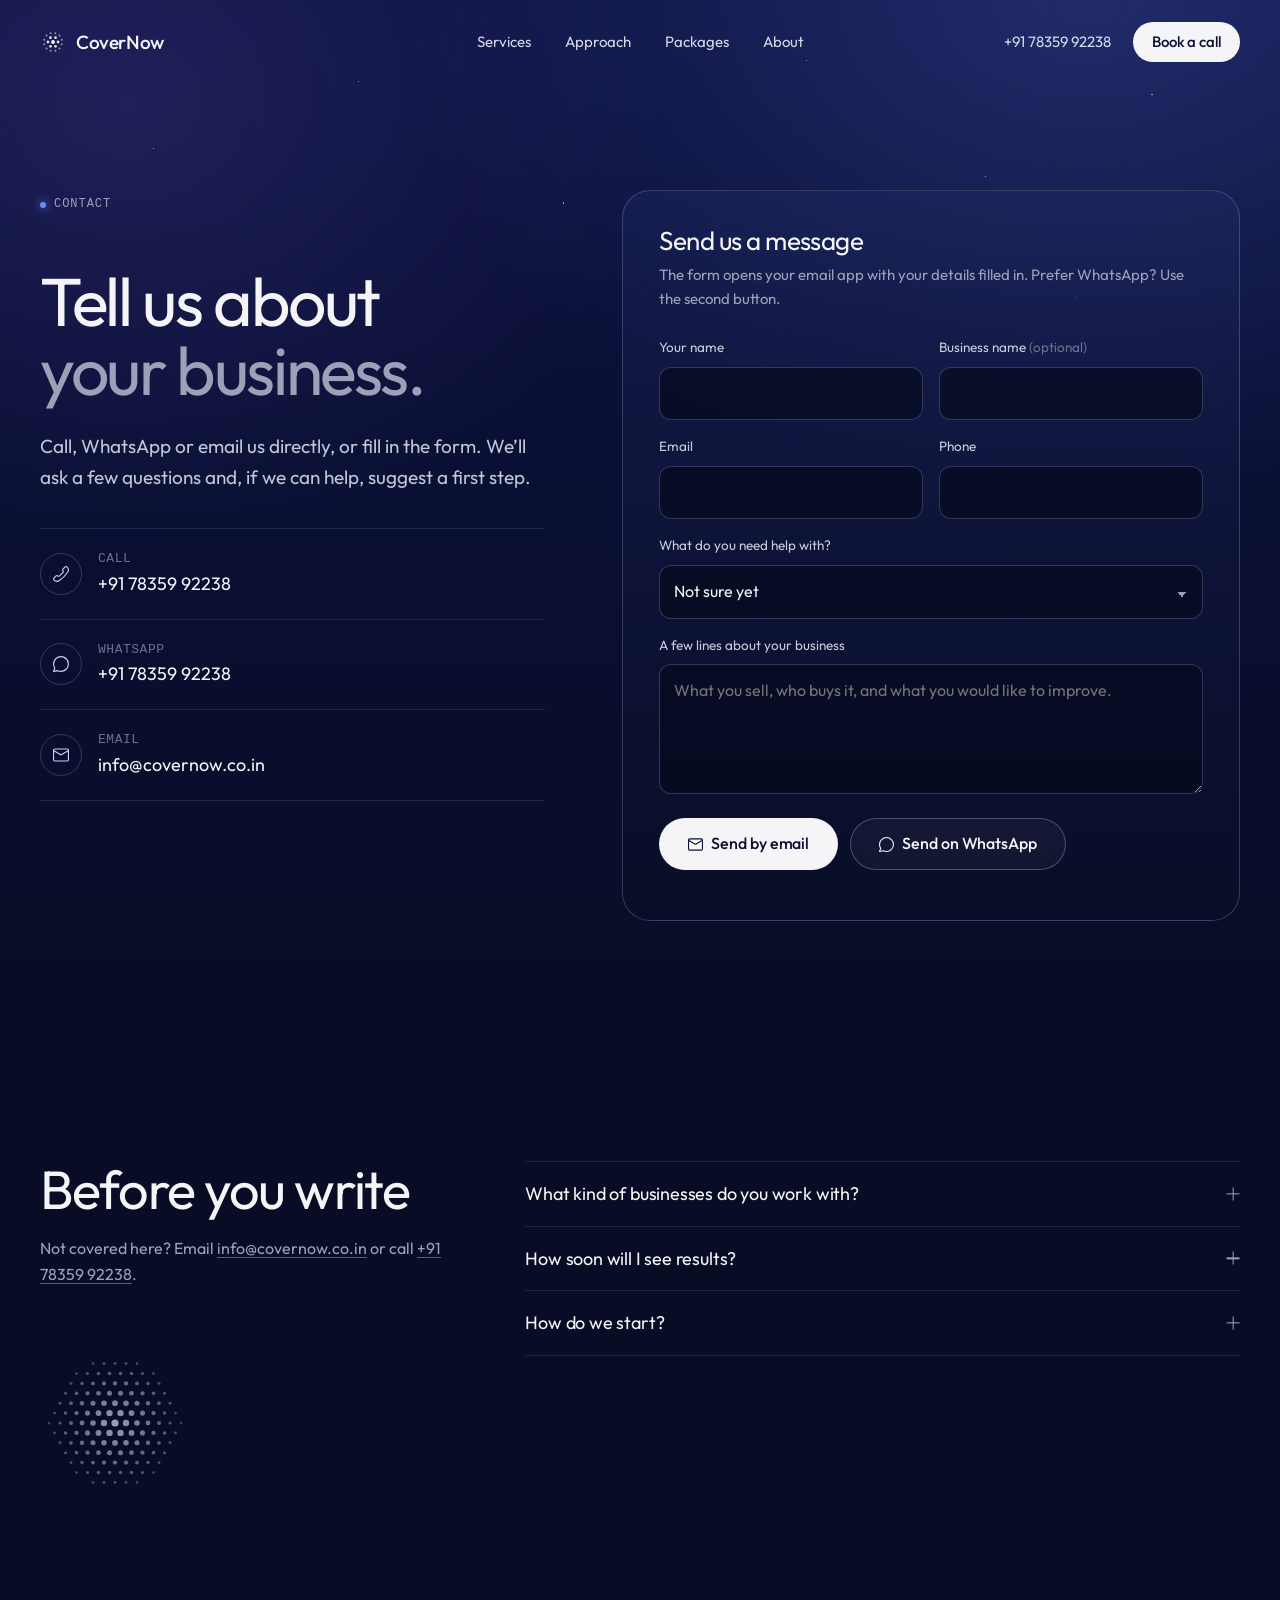
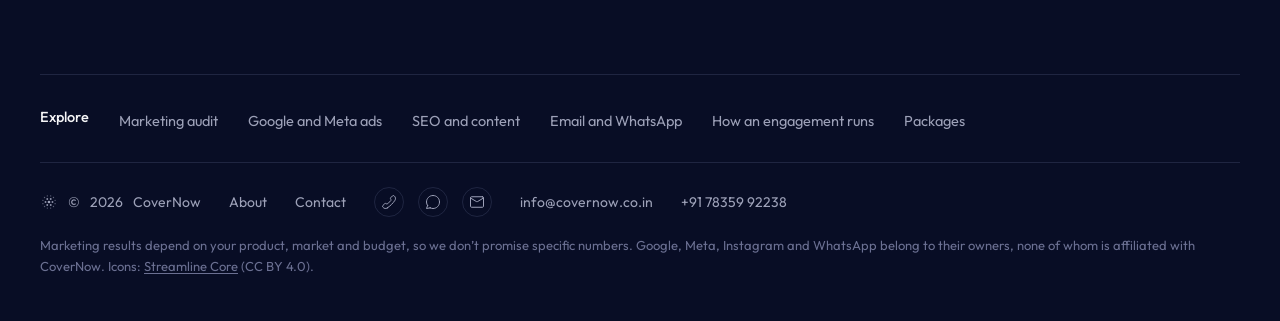
<file: contact.html>
<!doctype html>
<html lang="en-IN">
<head>
<meta charset="utf-8">
<meta name="viewport" content="width=device-width, initial-scale=1">
<title>Contact | CoverNow</title>
<meta name="description" content="Contact CoverNow by phone or WhatsApp on +91 78359 92238, or email info@covernow.co.in. Tell us about your business and we will suggest a first step.">
<link rel="canonical" href="https://covernow.co.in/contact">
<meta property="og:type" content="website">
<meta property="og:site_name" content="CoverNow">
<meta property="og:title" content="Contact | CoverNow">
<meta property="og:description" content="Contact CoverNow by phone or WhatsApp on +91 78359 92238, or email info@covernow.co.in. Tell us about your business and we will suggest a first step.">
<meta property="og:url" content="https://covernow.co.in/contact">
<meta name="theme-color" content="#080d25">
<link rel="icon" href="/assets/favicon.svg" type="image/svg+xml">
<link rel="preconnect" href="https://fonts.googleapis.com">
<link rel="preconnect" href="https://fonts.gstatic.com" crossorigin>
<link href="https://fonts.googleapis.com/css2?family=Outfit:wght@300;400;500;600&display=swap" rel="stylesheet">
<link rel="stylesheet" href="/assets/css/styles.css">

</head>
<body>
<svg xmlns="http://www.w3.org/2000/svg" style="display:none" aria-hidden="true"><symbol id="i-phone" viewBox="0 0 14 14" fill="none"><g> <path stroke="currentColor" stroke-linecap="round" stroke-linejoin="round" d="M5.24782 12.9817c-0.61454 0.3964 -1.34685 0.5692 -2.0738 0.4893 -0.72694 -0.08 -1.40419 -0.4078 -1.91785 -0.9284l-0.449065 -0.4391C0.610232 11.9021 0.5 11.6317 0.5 11.3501c0 -0.2816 0.110232 -0.5521 0.307105 -0.7534L2.71312 8.71061c0.19969 -0.19624 0.46846 -0.3062 0.74844 -0.3062 0.27997 0 0.54875 0.10996 0.74843 0.3062 0.20137 0.19688 0.47181 0.30711 0.75343 0.30711 0.28162 0 0.55205 -0.11023 0.75342 -0.30711l2.99374 -2.99374c0.09987 -0.09842 0.17918 -0.21571 0.23331 -0.34505 0.05413 -0.12934 0.08201 -0.26816 0.08201 -0.40837 0 -0.14022 -0.02788 -0.27903 -0.08201 -0.40838 -0.05413 -0.12934 -0.13344 -0.24663 -0.23331 -0.34505 -0.19624 -0.19968 -0.3062 -0.46846 -0.3062 -0.74843 0 -0.27998 0.10996 -0.54875 0.3062 -0.74844L10.6066 0.817115c0.2014 -0.196874 0.4718 -0.307105 0.7534 -0.307105 0.2817 0 0.5521 0.110231 0.7535 0.307105l0.4391 0.449065c0.5205 0.51366 0.8483 1.19091 0.9283 1.91785 0.08 0.72695 -0.0928 1.45926 -0.4893 2.0738 -2.0657 3.04437 -4.69409 5.66597 -7.74378 7.72387Z" stroke-width="1"></path> </g></symbol><symbol id="i-mail" viewBox="0 0 14 14" fill="none"><g> <path stroke="currentColor" stroke-linecap="round" stroke-linejoin="round" d="M12.5 1.75h-11c-0.552285 0 -1 0.44772 -1 1v8.5c0 0.5523 0.447715 1 1 1h11c0.5523 0 1 -0.4477 1 -1v-8.5c0 -0.55228 -0.4477 -1 -1 -1Z" stroke-width="1"></path> <path stroke="currentColor" stroke-linecap="round" stroke-linejoin="round" d="m0.5 3 5.86 3.52424c0.17969 0.10549 0.40615 0.16326 0.64 0.16326s0.46031 -0.05777 0.64 -0.16326L13.5 3" stroke-width="1"></path> </g></symbol><symbol id="i-chat" viewBox="0 0 14 14" fill="none"><g> <path stroke="currentColor" stroke-linecap="round" stroke-linejoin="round" d="M4.14472 12.8409C5.00659 13.263 5.97562 13.5 7 13.5c3.5899 0 6.5 -2.9101 6.5 -6.5C13.5 3.41015 10.5899 0.5 7 0.5 3.41015 0.5 0.5 3.41015 0.5 7c0 1.33261 0.40102 2.57155 1.08896 3.6027m2.55576 2.2382L0.5 13.5l1.08896 -2.8973m2.55576 2.2382L4.15 12.84m-2.56104 -2.2373L1.59 10.6" stroke-width="1"></path> </g></symbol><symbol id="i-arrow" viewBox="0 0 14 14" fill="none"><path stroke="currentColor" stroke-linecap="round" stroke-linejoin="round" d="M1 7h12.5" stroke-width="1"/><path stroke="currentColor" stroke-linecap="round" stroke-linejoin="round" d="M10 3.5 13.5 7 10 10.5" stroke-width="1"/></symbol><symbol id="i-check" viewBox="0 0 14 14" fill="none"><g> <path stroke="currentColor" stroke-linecap="round" stroke-linejoin="round" d="M0.5 8.55005 3.23 12.06c0.09212 0.1197 0.21016 0.217 0.34525 0.2846 0.13509 0.0675 0.28373 0.1036 0.43475 0.1054 0.14859 0.0018 0.2957 -0.0297 0.43063 -0.0919 0.13492 -0.0623 0.25427 -0.1539 0.34937 -0.2681L13.5 1.55005" stroke-width="1"></path> </g></symbol><symbol id="i-plus" viewBox="0 0 14 14" fill="none"><g> <path stroke="currentColor" stroke-linecap="round" stroke-linejoin="round" d="M7 0.5v13" stroke-width="1"></path> <path stroke="currentColor" stroke-linecap="round" stroke-linejoin="round" d="M0.5 6.95996h13" stroke-width="1"></path> </g></symbol><symbol id="i-search" viewBox="0 0 14 14" fill="none"><g> <path stroke="currentColor" stroke-linecap="round" stroke-linejoin="round" d="M6 11.5c3.03757 0 5.5 -2.46243 5.5 -5.5S9.03757 0.5 6 0.5 0.5 2.96243 0.5 6s2.46243 5.5 5.5 5.5Z" stroke-width="1"></path> <path stroke="currentColor" stroke-linecap="round" stroke-linejoin="round" d="M13.5 13.5 10 10" stroke-width="1"></path> </g></symbol><symbol id="i-megaphone" viewBox="0 0 14 14" fill="none"><g> <path stroke="currentColor" stroke-linecap="round" stroke-linejoin="round" d="M4.5 9.06002 12.18 11.62c0.1504 0.0496 0.3104 0.0628 0.4669 0.0384 0.1564 -0.0243 0.3049 -0.0855 0.4331 -0.1784 0.1292 -0.092 0.2347 -0.2134 0.3078 -0.3543 0.073 -0.1408 0.1115 -0.297 0.1122 -0.4557V2.44002c-0.0007 -0.15865 -0.0392 -0.31485 -0.1122 -0.45569 -0.0731 -0.14084 -0.1786 -0.26229 -0.3078 -0.35431 -0.1291 -0.09126 -0.2779 -0.15062 -0.4344 -0.17322 -0.1564 -0.02259 -0.316 -0.00778 -0.4656 0.04322l-7.68 2.56v5Z" stroke-width="1"></path> <path stroke="currentColor" stroke-linecap="round" stroke-linejoin="round" d="M0.5 6.56006c0 0.3283 0.064664 0.65339 0.190301 0.95671 0.125637 0.30331 0.309789 0.57891 0.541929 0.81106 0.46884 0.46884 1.10473 0.73223 1.76777 0.73223h1.5v-5H3c-0.3283 0 -0.65339 0.06466 -0.95671 0.1903 -0.30331 0.12564 -0.57891 0.30979 -0.81106 0.54193C0.763392 5.26113 0.5 5.89702 0.5 6.56006v0Z" stroke-width="1"></path> <path stroke="currentColor" stroke-linecap="round" stroke-linejoin="round" d="M3 9.06006v1.00004c0 0.3283 0.06466 0.6534 0.1903 0.9567s0.30979 0.5789 0.54193 0.811c0.23215 0.2322 0.50775 0.4163 0.81106 0.542 0.30332 0.1256 0.62841 0.1903 0.95671 0.1903" stroke-width="1"></path> </g></symbol><symbol id="i-chart" viewBox="0 0 14 14" fill="none"><g> <path stroke="currentColor" stroke-linecap="round" stroke-linejoin="round" d="m1.23999 6.54006 11.50001 -5.23" stroke-width="1"></path> <path stroke="currentColor" stroke-linecap="round" stroke-linejoin="round" d="m10.59 0.5 2.15 0.81 -0.8 2.15" stroke-width="1"></path> <path stroke="currentColor" stroke-linecap="round" stroke-linejoin="round" d="M13.25 13.5h-2.5v-7c0 -0.13261 0.0527 -0.25979 0.1464 -0.35355C10.9902 6.05268 11.1174 6 11.25 6h1.5c0.1326 0 0.2598 0.05268 0.3536 0.14645 0.0937 0.09376 0.1464 0.22094 0.1464 0.35355v7Z" stroke-width="1"></path> <path stroke="currentColor" stroke-linecap="round" stroke-linejoin="round" d="M8.25 13.5h-2.5l0 -5.5c0 -0.13261 0.05268 -0.25979 0.14645 -0.35355C5.99021 7.55268 6.11739 7.5 6.25 7.5h1.5c0.13261 0 0.25979 0.05268 0.35355 0.14645 0.09377 0.09376 0.14645 0.22094 0.14645 0.35355v5.5Z" stroke-width="1"></path> <path stroke="currentColor" stroke-linecap="round" stroke-linejoin="round" d="M3.25 13.5H0.75l0 -4c0 -0.13261 0.052679 -0.25979 0.146447 -0.35355C0.990215 9.05268 1.11739 9 1.25 9h1.5c0.13261 0 0.25979 0.05268 0.35355 0.14645 0.09377 0.09376 0.14645 0.22094 0.14645 0.35355l0 4Z" stroke-width="1"></path> </g></symbol><symbol id="i-pie" viewBox="0 0 14 14" fill="none"><g> <path stroke="currentColor" stroke-linecap="round" stroke-linejoin="round" d="M7 13.5c3.5899 0 6.5 -2.9101 6.5 -6.5C13.5 3.41015 10.5899 0.5 7 0.5 3.41015 0.5 0.5 3.41015 0.5 7c0 3.5899 2.91015 6.5 6.5 6.5Z" stroke-width="1"></path> <path stroke="currentColor" stroke-linecap="round" stroke-linejoin="round" d="M7 0.5V7l4.6 4.6" stroke-width="1"></path> </g></symbol><symbol id="i-target" viewBox="0 0 14 14" fill="none"><g> <path stroke="currentColor" stroke-linecap="round" stroke-linejoin="round" d="M13.4795 7.51562c-0.0987 1.24051 -0.5514 2.42661 -1.3044 3.41738 -0.753 0.9908 -1.7745 1.7446 -2.94333 2.1718 -1.16877 0.4273 -2.43564 0.5101 -3.65008 0.2386 -1.21444 -0.2716 -2.32541 -0.886 -3.20092 -1.7704C1.50526 10.6887 0.902011 9.57159 0.642694 8.35448S0.478891 5.8714 0.91789 4.70698c0.439 -1.16442 1.20303 -2.17835 2.20132 -2.92133C4.1175 1.04267 5.30808 0.60187 6.54952 0.515625" stroke-width="1"></path> <path stroke="currentColor" stroke-linecap="round" stroke-linejoin="round" d="M9.79001 8.08996c-0.18058 0.4648 -0.47417 0.87725 -0.85422 1.20006 -0.38005 0.32281 -0.83457 0.5458 -1.32246 0.6488 -0.48789 0.10298 -0.99376 0.08278 -1.47186 -0.05888 -0.4781 -0.14165 -0.91336 -0.40023 -1.26641 -0.75237 -0.35304 -0.35214 -0.61275 -0.78673 -0.75562 -1.26447 -0.14288 -0.47773 -0.16442 -0.98355 -0.06268 -1.4717 0.10175 -0.48816 0.32357 -0.94325 0.6454 -1.32413 0.32183 -0.38088 0.73353 -0.67553 1.19785 -0.85731" stroke-width="1"></path> <path stroke="currentColor" stroke-linecap="round" stroke-linejoin="round" d="m7 7 2.5 -2.5" stroke-width="1"></path> <path stroke="currentColor" stroke-linecap="round" stroke-linejoin="round" d="m11.5 5 -2 -0.5 -0.5 -2 2 -2 0.5 2 2 0.5 -2 2Z" stroke-width="1"></path> </g></symbol><symbol id="i-pencil" viewBox="0 0 14 14" fill="none"><g> <path stroke="currentColor" stroke-linecap="round" stroke-linejoin="round" d="M5 12.24 0.5 13.5l1.26 -4.49998L10 0.800021c0.0931 -0.095246 0.2044 -0.170925 0.3271 -0.222592 0.1228 -0.051668 0.2547 -0.078283 0.3879 -0.078283 0.1332 0 0.2651 0.026615 0.3879 0.078283 0.1227 0.051667 0.234 0.127346 0.3271 0.222592L13.2 2.58002c0.0937 0.09296 0.1681 0.20357 0.2189 0.32542 0.0508 0.12186 0.0769 0.25257 0.0769 0.38458 0 0.13201 -0.0261 0.26272 -0.0769 0.38458 -0.0508 0.12186 -0.1252 0.23246 -0.2189 0.32542L5 12.24Z" stroke-width="1"></path> </g></symbol><symbol id="i-calendar" viewBox="0 0 14 14" fill="none"><g> <path stroke="currentColor" stroke-linecap="round" stroke-linejoin="round" d="M1.5 2c-0.26522 0 -0.51957 0.10536 -0.707107 0.29289C0.605357 2.48043 0.5 2.73478 0.5 3v9.5c0 0.2652 0.105357 0.5196 0.292893 0.7071 0.187537 0.1875 0.441887 0.2929 0.707107 0.2929h11c0.2652 0 0.5196 -0.1054 0.7071 -0.2929s0.2929 -0.4419 0.2929 -0.7071V3c0 -0.26522 -0.1054 -0.51957 -0.2929 -0.70711C13.0196 2.10536 12.7652 2 12.5 2h-2" stroke-width="1"></path> <path stroke="currentColor" stroke-linecap="round" stroke-linejoin="round" d="M0.5 5.5h13" stroke-width="1"></path> <path stroke="currentColor" stroke-linecap="round" stroke-linejoin="round" d="M3.5 0.5v3" stroke-width="1"></path> <path stroke="currentColor" stroke-linecap="round" stroke-linejoin="round" d="M10.5 0.5v3" stroke-width="1"></path> <path stroke="currentColor" stroke-linecap="round" stroke-linejoin="round" d="M3.5 2h5" stroke-width="1"></path> </g></symbol><symbol id="i-folder" viewBox="0 0 14 14" fill="none"><g> <path stroke="currentColor" stroke-linecap="round" stroke-linejoin="round" d="M0.5 12.2499V1.74994c0 -0.26522 0.105357 -0.51957 0.292893 -0.70711C0.98043 0.855293 1.23478 0.749936 1.5 0.749936h3.69c0.22843 -0.006655 0.45226 0.065133 0.63421 0.203414 0.18194 0.13828 0.31104 0.33471 0.36579 0.55659l0.31 1.24h6c0.2652 0 0.5196 0.10535 0.7071 0.29289 0.1875 0.18754 0.2929 0.44189 0.2929 0.70711v8.49996c0 0.2653 -0.1054 0.5196 -0.2929 0.7071 -0.1875 0.1876 -0.4419 0.2929 -0.7071 0.2929h-11c-0.26522 0 -0.51957 -0.1053 -0.707107 -0.2929C0.605357 12.7695 0.5 12.5152 0.5 12.2499Z" stroke-width="1"></path> </g></symbol><symbol id="i-users" viewBox="0 0 14 14" fill="none"><g> <path stroke="currentColor" stroke-linecap="round" stroke-linejoin="round" d="M5 6.5c1.38071 0 2.5 -1.11929 2.5 -2.5S6.38071 1.5 5 1.5 2.5 2.61929 2.5 4 3.61929 6.5 5 6.5Z" stroke-width="1"></path> <path stroke="currentColor" stroke-linecap="round" stroke-linejoin="round" d="M0.5 13.5h9v-0.5421c-0.00796 -0.7622 -0.20898 -1.51 -0.58427 -2.1734 -0.3753 -0.6635 -0.91263 -1.221 -1.5618 -1.62049 -0.64918 -0.3995 -1.38902 -0.62793 -2.15041 -0.66398C5.13564 8.49682 5.06778 8.49514 5 8.495c-0.06778 0.00014 -0.13564 0.00182 -0.20352 0.00503 -0.76139 0.03605 -1.50123 0.26448 -2.15041 0.66398 -0.64917 0.39949 -1.1865 0.95699 -1.5618 1.62049C0.708977 11.4479 0.507961 12.1957 0.5 12.9579V13.5Z" stroke-width="1"></path> <path stroke="currentColor" stroke-linecap="round" stroke-linejoin="round" d="M9 6.5c1.3807 0 2.5 -1.11929 2.5 -2.5S10.3807 1.5 9 1.5" stroke-width="1"></path> <path stroke="currentColor" stroke-linecap="round" stroke-linejoin="round" d="M11.5 13.5001h2v-0.5422c-0.008 -0.7622 -0.209 -1.51 -0.5843 -2.1734 -0.3753 -0.6635 -0.9126 -1.22098 -1.5618 -1.62047 -0.4196 -0.25825 -0.8772 -0.44501 -1.3539 -0.55453" stroke-width="1"></path> </g></symbol><symbol id="i-key" viewBox="0 0 14 14" fill="none"><g> <path stroke="currentColor" stroke-linecap="round" stroke-linejoin="round" d="M5.62 7.38 11.5 1.5l2 2" stroke-width="1"></path> <path stroke="currentColor" stroke-linecap="round" stroke-linejoin="round" d="M9.25 3.75 11 5.5" stroke-width="1"></path> <path stroke="currentColor" stroke-linecap="round" stroke-linejoin="round" d="M3.5 12.5c1.65685 0 3 -1.3431 3 -3 0 -1.65685 -1.34315 -3 -3 -3s-3 1.34315 -3 3c0 1.6569 1.34315 3 3 3Z" stroke-width="1"></path> </g></symbol><symbol id="i-cart" viewBox="0 0 14 14" fill="none"><g> <path stroke="currentColor" stroke-linecap="round" stroke-linejoin="round" d="M0.507528 0.5 2.9497 0.5l0.87 8.65c0.03616 0.23845 0.15728 0.4558 0.34105 0.612 0.18376 0.1562 0.41779 0.2407 0.65895 0.238h6.3c0.2181 0.0114 0.4339 -0.04893 0.6144 -0.17171 0.1806 -0.12279 0.316 -0.30131 0.3856 -0.50829l1.33 -4c0.0496 -0.15038 0.0628 -0.3104 0.0384 -0.46686 -0.0243 -0.15647 -0.0855 -0.30492 -0.1784 -0.43314 -0.0968 -0.13632 -0.2263 -0.24619 -0.3765 -0.31957 -0.1502 -0.07337 -0.3165 -0.1079 -0.4835 -0.10043h-9.15" stroke-width="1"></path> <path stroke="currentColor" stroke-linecap="round" stroke-linejoin="round" d="M10.9497 13.5c-0.2761 0 -0.5 -0.2239 -0.5 -0.5s0.2239 -0.5 0.5 -0.5 0.5 0.2239 0.5 0.5 -0.2239 0.5 -0.5 0.5Z" stroke-width="1"></path> <path stroke="currentColor" stroke-linecap="round" stroke-linejoin="round" d="M4.44971 13.5c-0.27615 0 -0.5 -0.2239 -0.5 -0.5s0.22385 -0.5 0.5 -0.5c0.27614 0 0.5 0.2239 0.5 0.5s-0.22386 0.5 -0.5 0.5Z" stroke-width="1"></path> </g></symbol></svg>
<a class="skip-link" href="#main">Skip to content</a>
<header class="site-header">
  <div class="container nav">
    <a class="brand" href="/" aria-label="CoverNow home"><svg class="brand-mark" viewBox="0 0 32 32" aria-hidden="true"><circle cx="16" cy="16" r="2.4" fill="currentColor"/><circle cx="22.20" cy="16.00" r="1.7" fill="currentColor" opacity="0.9"/><circle cx="19.10" cy="21.37" r="1.7" fill="currentColor" opacity="0.9"/><circle cx="12.90" cy="21.37" r="1.7" fill="currentColor" opacity="0.9"/><circle cx="9.80" cy="16.00" r="1.7" fill="currentColor" opacity="0.9"/><circle cx="12.90" cy="10.63" r="1.7" fill="currentColor" opacity="0.9"/><circle cx="19.10" cy="10.63" r="1.7" fill="currentColor" opacity="0.9"/><circle cx="26.82" cy="18.90" r="1.25" fill="currentColor" opacity="0.55"/><circle cx="23.92" cy="23.92" r="1.25" fill="currentColor" opacity="0.55"/><circle cx="18.90" cy="26.82" r="1.25" fill="currentColor" opacity="0.55"/><circle cx="13.10" cy="26.82" r="1.25" fill="currentColor" opacity="0.55"/><circle cx="8.08" cy="23.92" r="1.25" fill="currentColor" opacity="0.55"/><circle cx="5.18" cy="18.90" r="1.25" fill="currentColor" opacity="0.55"/><circle cx="5.18" cy="13.10" r="1.25" fill="currentColor" opacity="0.55"/><circle cx="8.08" cy="8.08" r="1.25" fill="currentColor" opacity="0.55"/><circle cx="13.10" cy="5.18" r="1.25" fill="currentColor" opacity="0.55"/><circle cx="18.90" cy="5.18" r="1.25" fill="currentColor" opacity="0.55"/><circle cx="23.92" cy="8.08" r="1.25" fill="currentColor" opacity="0.55"/><circle cx="26.82" cy="13.10" r="1.25" fill="currentColor" opacity="0.55"/></svg><span>CoverNow</span></a>
    <nav class="nav-links" aria-label="Main"><a href="/services">Services</a><a href="/approach">Approach</a><a href="/packages">Packages</a><a href="/about">About</a></nav>
    <div class="nav-actions">
      <a class="phone-link" href="tel:+917835992238">+91 78359 92238</a>
      <a class="btn btn-primary btn-sm" href="/contact">Book a call</a>
      <a class="nav-call" href="tel:+917835992238" aria-label="Call +91 78359 92238"><svg class="icon" aria-hidden="true"><use href="#i-phone"/></svg></a>
      <button class="nav-toggle" type="button" aria-label="Open menu" aria-expanded="false" aria-controls="mobile-menu"><span></span></button>
    </div>
  </div>
</header>
<div class="mobile-menu" id="mobile-menu">
  <nav aria-label="Mobile"><a class="ml" href="/services">Services</a><a class="ml" href="/approach">Approach</a><a class="ml" href="/packages">Packages</a><a class="ml" href="/about">About</a><a class="ml" href="/contact">Contact</a></nav>
  <div class="hero-ctas">
    <a class="btn btn-primary" href="tel:+917835992238"><svg class="icon" aria-hidden="true"><use href="#i-phone"/></svg>Call +91 78359 92238</a>
    <a class="btn btn-ghost" href="https://wa.me/917835992238" target="_blank" rel="noopener"><svg class="icon" aria-hidden="true"><use href="#i-chat"/></svg>WhatsApp</a>
  </div>
</div>
<main id="main">
<section class="page-hero" style="padding-bottom:120px">
  <div class="hero-bg"><div class="sky"></div><div class="stars"></div></div>
  <div class="container contact-grid">
    <div>
      <p class="eyebrow">Contact</p>
      <h1 class="display" style="margin-top:26px">Tell us about<br><span class="soft">your business.</span></h1>
      <p class="lead" style="margin-top:26px">Call, WhatsApp or email us directly, or fill in the form. We&rsquo;ll ask a few questions and, if we can help, suggest a first step.</p>
      <div class="contact-list">
        <a href="tel:+917835992238"><span class="ci"><svg class="icon" aria-hidden="true"><use href="#i-phone"/></svg></span><div><small>CALL</small><span>+91 78359 92238</span></div></a>
        <a href="https://wa.me/917835992238" target="_blank" rel="noopener"><span class="ci"><svg class="icon" aria-hidden="true"><use href="#i-chat"/></svg></span><div><small>WHATSAPP</small><span>+91 78359 92238</span></div></a>
        <a href="mailto:info@covernow.co.in"><span class="ci"><svg class="icon" aria-hidden="true"><use href="#i-mail"/></svg></span><div><small>EMAIL</small><span>info@covernow.co.in</span></div></a>
      </div>
    </div>
    <div class="form-card">
      <h2>Send us a message</h2>
      <p>The form opens your email app with your details filled in. Prefer WhatsApp? Use the second button.</p>
      <form id="contact-form" novalidate>
        <div class="form-grid">
          <div class="field"><label for="f-name">Your name</label><input id="f-name" name="name" autocomplete="name" required><span class="err">Please enter your name.</span></div>
          <div class="field"><label for="f-company">Business name <span class="opt">(optional)</span></label><input id="f-company" name="company" autocomplete="organization"></div>
          <div class="field"><label for="f-email">Email</label><input id="f-email" name="email" type="email" autocomplete="email"><span class="err">Add an email or a phone number.</span></div>
          <div class="field"><label for="f-phone">Phone</label><input id="f-phone" name="phone" type="tel" autocomplete="tel" inputmode="tel"><span class="err">Add an email or a phone number.</span></div>
          <div class="field full"><label for="f-need">What do you need help with?</label>
            <select id="f-need" name="need">
              <option value="Not sure yet">Not sure yet</option>
              <option value="Marketing audit">Marketing audit</option>
              <option value="Monthly retainer">Monthly retainer</option>
              <option value="Quarterly partnership">Quarterly partnership</option>
              <option value="Google or Meta ads">Google or Meta ads</option>
              <option value="SEO and content">SEO and content</option>
              <option value="Email and WhatsApp">Email and WhatsApp</option>
              <option value="Analytics and tracking">Analytics and tracking</option>
            </select>
          </div>
          <div class="field full"><label for="f-msg">A few lines about your business</label><textarea id="f-msg" name="message" required placeholder="What you sell, who buys it, and what you would like to improve."></textarea><span class="err">Please add a short message.</span></div>
        </div>
        <div class="form-actions">
          <button class="btn btn-primary" type="submit" data-send="email"><svg class="icon" aria-hidden="true"><use href="#i-mail"/></svg>Send by email</button>
          <button class="btn btn-ghost" type="submit" data-send="whatsapp"><svg class="icon" aria-hidden="true"><use href="#i-chat"/></svg>Send on WhatsApp</button>
        </div>
        <p class="form-hint" role="status" aria-live="polite"></p>
      </form>
    </div>
  </div>
</section>

<section class="section" aria-labelledby="faq-title">
  <div class="container faq">
    <div class="faq-aside">
      <h2 class="h-section" id="faq-title">Before you write</h2>
      <p>Not covered here? Email <a class="underline" href="mailto:info@covernow.co.in">info@covernow.co.in</a> or call <a class="underline" href="tel:+917835992238">+91 78359 92238</a>.</p>
      <svg class="dotfield" viewBox="0 0 150 150" aria-hidden="true"><circle cx="53.0" cy="15.6" r="1.30" fill="currentColor" opacity="0.42"/><circle cx="64.0" cy="15.6" r="1.40" fill="currentColor" opacity="0.45"/><circle cx="75.0" cy="15.6" r="1.44" fill="currentColor" opacity="0.46"/><circle cx="86.0" cy="15.6" r="1.40" fill="currentColor" opacity="0.45"/><circle cx="97.0" cy="15.6" r="1.30" fill="currentColor" opacity="0.42"/><circle cx="36.5" cy="25.5" r="1.32" fill="currentColor" opacity="0.43"/><circle cx="47.5" cy="25.5" r="1.54" fill="currentColor" opacity="0.49"/><circle cx="58.5" cy="25.5" r="1.70" fill="currentColor" opacity="0.53"/><circle cx="69.5" cy="25.5" r="1.79" fill="currentColor" opacity="0.55"/><circle cx="80.5" cy="25.5" r="1.79" fill="currentColor" opacity="0.55"/><circle cx="91.5" cy="25.5" r="1.70" fill="currentColor" opacity="0.53"/><circle cx="102.5" cy="25.5" r="1.54" fill="currentColor" opacity="0.49"/><circle cx="113.5" cy="25.5" r="1.32" fill="currentColor" opacity="0.43"/><circle cx="31.0" cy="35.4" r="1.45" fill="currentColor" opacity="0.46"/><circle cx="42.0" cy="35.4" r="1.73" fill="currentColor" opacity="0.53"/><circle cx="53.0" cy="35.4" r="1.95" fill="currentColor" opacity="0.59"/><circle cx="64.0" cy="35.4" r="2.11" fill="currentColor" opacity="0.63"/><circle cx="75.0" cy="35.4" r="2.16" fill="currentColor" opacity="0.64"/><circle cx="86.0" cy="35.4" r="2.11" fill="currentColor" opacity="0.63"/><circle cx="97.0" cy="35.4" r="1.95" fill="currentColor" opacity="0.59"/><circle cx="108.0" cy="35.4" r="1.73" fill="currentColor" opacity="0.53"/><circle cx="119.0" cy="35.4" r="1.45" fill="currentColor" opacity="0.46"/><circle cx="25.5" cy="45.3" r="1.50" fill="currentColor" opacity="0.48"/><circle cx="36.5" cy="45.3" r="1.83" fill="currentColor" opacity="0.56"/><circle cx="47.5" cy="45.3" r="2.13" fill="currentColor" opacity="0.63"/><circle cx="58.5" cy="45.3" r="2.36" fill="currentColor" opacity="0.69"/><circle cx="69.5" cy="45.3" r="2.50" fill="currentColor" opacity="0.73"/><circle cx="80.5" cy="45.3" r="2.50" fill="currentColor" opacity="0.73"/><circle cx="91.5" cy="45.3" r="2.36" fill="currentColor" opacity="0.69"/><circle cx="102.5" cy="45.3" r="2.13" fill="currentColor" opacity="0.63"/><circle cx="113.5" cy="45.3" r="1.83" fill="currentColor" opacity="0.56"/><circle cx="124.5" cy="45.3" r="1.50" fill="currentColor" opacity="0.48"/><circle cx="20.0" cy="55.2" r="1.47" fill="currentColor" opacity="0.47"/><circle cx="31.0" cy="55.2" r="1.85" fill="currentColor" opacity="0.56"/><circle cx="42.0" cy="55.2" r="2.20" fill="currentColor" opacity="0.65"/><circle cx="53.0" cy="55.2" r="2.52" fill="currentColor" opacity="0.73"/><circle cx="64.0" cy="55.2" r="2.78" fill="currentColor" opacity="0.79"/><circle cx="75.0" cy="55.2" r="2.88" fill="currentColor" opacity="0.82"/><circle cx="86.0" cy="55.2" r="2.78" fill="currentColor" opacity="0.79"/><circle cx="97.0" cy="55.2" r="2.52" fill="currentColor" opacity="0.73"/><circle cx="108.0" cy="55.2" r="2.20" fill="currentColor" opacity="0.65"/><circle cx="119.0" cy="55.2" r="1.85" fill="currentColor" opacity="0.56"/><circle cx="130.0" cy="55.2" r="1.47" fill="currentColor" opacity="0.47"/><circle cx="14.5" cy="65.1" r="1.37" fill="currentColor" opacity="0.44"/><circle cx="25.5" cy="65.1" r="1.76" fill="currentColor" opacity="0.54"/><circle cx="36.5" cy="65.1" r="2.15" fill="currentColor" opacity="0.64"/><circle cx="47.5" cy="65.1" r="2.54" fill="currentColor" opacity="0.73"/><circle cx="58.5" cy="65.1" r="2.90" fill="currentColor" opacity="0.83"/><circle cx="69.5" cy="65.1" r="3.19" fill="currentColor" opacity="0.90"/><circle cx="80.5" cy="65.1" r="3.19" fill="currentColor" opacity="0.90"/><circle cx="91.5" cy="65.1" r="2.90" fill="currentColor" opacity="0.83"/><circle cx="102.5" cy="65.1" r="2.54" fill="currentColor" opacity="0.73"/><circle cx="113.5" cy="65.1" r="2.15" fill="currentColor" opacity="0.64"/><circle cx="124.5" cy="65.1" r="1.76" fill="currentColor" opacity="0.54"/><circle cx="135.5" cy="65.1" r="1.37" fill="currentColor" opacity="0.44"/><circle cx="9.0" cy="75.0" r="1.20" fill="currentColor" opacity="0.40"/><circle cx="20.0" cy="75.0" r="1.60" fill="currentColor" opacity="0.50"/><circle cx="31.0" cy="75.0" r="2.00" fill="currentColor" opacity="0.60"/><circle cx="42.0" cy="75.0" r="2.40" fill="currentColor" opacity="0.70"/><circle cx="53.0" cy="75.0" r="2.80" fill="currentColor" opacity="0.80"/><circle cx="64.0" cy="75.0" r="3.20" fill="currentColor" opacity="0.90"/><circle cx="75.0" cy="75.0" r="3.60" fill="currentColor" opacity="1.00"/><circle cx="86.0" cy="75.0" r="3.20" fill="currentColor" opacity="0.90"/><circle cx="97.0" cy="75.0" r="2.80" fill="currentColor" opacity="0.80"/><circle cx="108.0" cy="75.0" r="2.40" fill="currentColor" opacity="0.70"/><circle cx="119.0" cy="75.0" r="2.00" fill="currentColor" opacity="0.60"/><circle cx="130.0" cy="75.0" r="1.60" fill="currentColor" opacity="0.50"/><circle cx="141.0" cy="75.0" r="1.20" fill="currentColor" opacity="0.40"/><circle cx="14.5" cy="84.9" r="1.37" fill="currentColor" opacity="0.44"/><circle cx="25.5" cy="84.9" r="1.76" fill="currentColor" opacity="0.54"/><circle cx="36.5" cy="84.9" r="2.15" fill="currentColor" opacity="0.64"/><circle cx="47.5" cy="84.9" r="2.54" fill="currentColor" opacity="0.73"/><circle cx="58.5" cy="84.9" r="2.90" fill="currentColor" opacity="0.83"/><circle cx="69.5" cy="84.9" r="3.19" fill="currentColor" opacity="0.90"/><circle cx="80.5" cy="84.9" r="3.19" fill="currentColor" opacity="0.90"/><circle cx="91.5" cy="84.9" r="2.90" fill="currentColor" opacity="0.83"/><circle cx="102.5" cy="84.9" r="2.54" fill="currentColor" opacity="0.73"/><circle cx="113.5" cy="84.9" r="2.15" fill="currentColor" opacity="0.64"/><circle cx="124.5" cy="84.9" r="1.76" fill="currentColor" opacity="0.54"/><circle cx="135.5" cy="84.9" r="1.37" fill="currentColor" opacity="0.44"/><circle cx="20.0" cy="94.8" r="1.47" fill="currentColor" opacity="0.47"/><circle cx="31.0" cy="94.8" r="1.85" fill="currentColor" opacity="0.56"/><circle cx="42.0" cy="94.8" r="2.20" fill="currentColor" opacity="0.65"/><circle cx="53.0" cy="94.8" r="2.52" fill="currentColor" opacity="0.73"/><circle cx="64.0" cy="94.8" r="2.78" fill="currentColor" opacity="0.79"/><circle cx="75.0" cy="94.8" r="2.88" fill="currentColor" opacity="0.82"/><circle cx="86.0" cy="94.8" r="2.78" fill="currentColor" opacity="0.79"/><circle cx="97.0" cy="94.8" r="2.52" fill="currentColor" opacity="0.73"/><circle cx="108.0" cy="94.8" r="2.20" fill="currentColor" opacity="0.65"/><circle cx="119.0" cy="94.8" r="1.85" fill="currentColor" opacity="0.56"/><circle cx="130.0" cy="94.8" r="1.47" fill="currentColor" opacity="0.47"/><circle cx="25.5" cy="104.7" r="1.50" fill="currentColor" opacity="0.48"/><circle cx="36.5" cy="104.7" r="1.83" fill="currentColor" opacity="0.56"/><circle cx="47.5" cy="104.7" r="2.13" fill="currentColor" opacity="0.63"/><circle cx="58.5" cy="104.7" r="2.36" fill="currentColor" opacity="0.69"/><circle cx="69.5" cy="104.7" r="2.50" fill="currentColor" opacity="0.73"/><circle cx="80.5" cy="104.7" r="2.50" fill="currentColor" opacity="0.73"/><circle cx="91.5" cy="104.7" r="2.36" fill="currentColor" opacity="0.69"/><circle cx="102.5" cy="104.7" r="2.13" fill="currentColor" opacity="0.63"/><circle cx="113.5" cy="104.7" r="1.83" fill="currentColor" opacity="0.56"/><circle cx="124.5" cy="104.7" r="1.50" fill="currentColor" opacity="0.48"/><circle cx="31.0" cy="114.6" r="1.45" fill="currentColor" opacity="0.46"/><circle cx="42.0" cy="114.6" r="1.73" fill="currentColor" opacity="0.53"/><circle cx="53.0" cy="114.6" r="1.95" fill="currentColor" opacity="0.59"/><circle cx="64.0" cy="114.6" r="2.11" fill="currentColor" opacity="0.63"/><circle cx="75.0" cy="114.6" r="2.16" fill="currentColor" opacity="0.64"/><circle cx="86.0" cy="114.6" r="2.11" fill="currentColor" opacity="0.63"/><circle cx="97.0" cy="114.6" r="1.95" fill="currentColor" opacity="0.59"/><circle cx="108.0" cy="114.6" r="1.73" fill="currentColor" opacity="0.53"/><circle cx="119.0" cy="114.6" r="1.45" fill="currentColor" opacity="0.46"/><circle cx="36.5" cy="124.5" r="1.32" fill="currentColor" opacity="0.43"/><circle cx="47.5" cy="124.5" r="1.54" fill="currentColor" opacity="0.49"/><circle cx="58.5" cy="124.5" r="1.70" fill="currentColor" opacity="0.53"/><circle cx="69.5" cy="124.5" r="1.79" fill="currentColor" opacity="0.55"/><circle cx="80.5" cy="124.5" r="1.79" fill="currentColor" opacity="0.55"/><circle cx="91.5" cy="124.5" r="1.70" fill="currentColor" opacity="0.53"/><circle cx="102.5" cy="124.5" r="1.54" fill="currentColor" opacity="0.49"/><circle cx="113.5" cy="124.5" r="1.32" fill="currentColor" opacity="0.43"/><circle cx="53.0" cy="134.4" r="1.30" fill="currentColor" opacity="0.42"/><circle cx="64.0" cy="134.4" r="1.40" fill="currentColor" opacity="0.45"/><circle cx="75.0" cy="134.4" r="1.44" fill="currentColor" opacity="0.46"/><circle cx="86.0" cy="134.4" r="1.40" fill="currentColor" opacity="0.45"/><circle cx="97.0" cy="134.4" r="1.30" fill="currentColor" opacity="0.42"/></svg>
    </div>
    <div class="acc"><div class="acc-item">
        <h3><button class="acc-btn" type="button" aria-expanded="false" aria-controls="faq-0" id="faq-q-0">What kind of businesses do you work with?<span class="pm" aria-hidden="true"></span></button></h3>
        <div class="acc-panel" id="faq-0" role="region" aria-labelledby="faq-q-0"><div><p>Mostly growing Indian businesses that already sell something and want their marketing to pay for itself: D2C brands, local service businesses, clinics, education providers and B2B companies. If you are not sure you are a fit, call us and we will tell you honestly.</p></div></div>
      </div><div class="acc-item">
        <h3><button class="acc-btn" type="button" aria-expanded="false" aria-controls="faq-1" id="faq-q-1">How soon will I see results?<span class="pm" aria-hidden="true"></span></button></h3>
        <div class="acc-panel" id="faq-1" role="region" aria-labelledby="faq-q-1"><div><p>Tracking fixes and wasted spend can often be sorted in the first few weeks. Search, SEO and content take longer, usually months. We will tell you what to expect for your case before you sign anything.</p></div></div>
      </div><div class="acc-item">
        <h3><button class="acc-btn" type="button" aria-expanded="false" aria-controls="faq-2" id="faq-q-2">How do we start?<span class="pm" aria-hidden="true"></span></button></h3>
        <div class="acc-panel" id="faq-2" role="region" aria-labelledby="faq-q-2"><div><p>Book a call or WhatsApp us on +91 78359 92238. We will ask about your business, your numbers and what you have tried. If we can help, we will send a short proposal with scope and fee.</p></div></div>
      </div></div>
  </div>
</section>

</main>
<footer class="site-footer">
  <div class="container">
    <div class="footer-top">
      <strong>Explore</strong>
      <a href="/services">Marketing audit</a>
      <a href="/services#performance">Google and Meta ads</a>
      <a href="/services#seo">SEO and content</a>
      <a href="/services#retention">Email and WhatsApp</a>
      <a href="/approach">How an engagement runs</a>
      <a href="/packages">Packages</a>
    </div>
    <div class="footer-legal">
      <span class="copy"><svg class="brand-mark" viewBox="0 0 32 32" aria-hidden="true"><circle cx="16" cy="16" r="2.4" fill="currentColor"/><circle cx="22.20" cy="16.00" r="1.7" fill="currentColor" opacity="0.9"/><circle cx="19.10" cy="21.37" r="1.7" fill="currentColor" opacity="0.9"/><circle cx="12.90" cy="21.37" r="1.7" fill="currentColor" opacity="0.9"/><circle cx="9.80" cy="16.00" r="1.7" fill="currentColor" opacity="0.9"/><circle cx="12.90" cy="10.63" r="1.7" fill="currentColor" opacity="0.9"/><circle cx="19.10" cy="10.63" r="1.7" fill="currentColor" opacity="0.9"/><circle cx="26.82" cy="18.90" r="1.25" fill="currentColor" opacity="0.55"/><circle cx="23.92" cy="23.92" r="1.25" fill="currentColor" opacity="0.55"/><circle cx="18.90" cy="26.82" r="1.25" fill="currentColor" opacity="0.55"/><circle cx="13.10" cy="26.82" r="1.25" fill="currentColor" opacity="0.55"/><circle cx="8.08" cy="23.92" r="1.25" fill="currentColor" opacity="0.55"/><circle cx="5.18" cy="18.90" r="1.25" fill="currentColor" opacity="0.55"/><circle cx="5.18" cy="13.10" r="1.25" fill="currentColor" opacity="0.55"/><circle cx="8.08" cy="8.08" r="1.25" fill="currentColor" opacity="0.55"/><circle cx="13.10" cy="5.18" r="1.25" fill="currentColor" opacity="0.55"/><circle cx="18.90" cy="5.18" r="1.25" fill="currentColor" opacity="0.55"/><circle cx="23.92" cy="8.08" r="1.25" fill="currentColor" opacity="0.55"/><circle cx="26.82" cy="13.10" r="1.25" fill="currentColor" opacity="0.55"/></svg>&copy; <span data-year>2026</span> CoverNow</span>
      <a href="/about">About</a>
      <a href="/contact">Contact</a>
      <span class="socials">
        <a href="tel:+917835992238" aria-label="Call us"><svg class="icon" aria-hidden="true"><use href="#i-phone"/></svg></a>
        <a href="https://wa.me/917835992238" target="_blank" rel="noopener" aria-label="Message us on WhatsApp"><svg class="icon" aria-hidden="true"><use href="#i-chat"/></svg></a>
        <a href="mailto:info@covernow.co.in" aria-label="Email us"><svg class="icon" aria-hidden="true"><use href="#i-mail"/></svg></a>
      </span>
      <a href="mailto:info@covernow.co.in">info@covernow.co.in</a>
      <a href="tel:+917835992238">+91 78359 92238</a>
    </div>
    <p class="disclaimer">Marketing results depend on your product, market and budget, so we don&rsquo;t promise specific numbers. Google, Meta, Instagram and WhatsApp belong to their owners, none of whom is affiliated with CoverNow. Icons: <a href="https://www.streamlinehq.com/icons/core-line-free" target="_blank" rel="noopener">Streamline Core</a> (CC BY 4.0).</p>
  </div>
</footer>
<script src="/assets/js/main.js" defer></script>
</body>
</html>
</file>
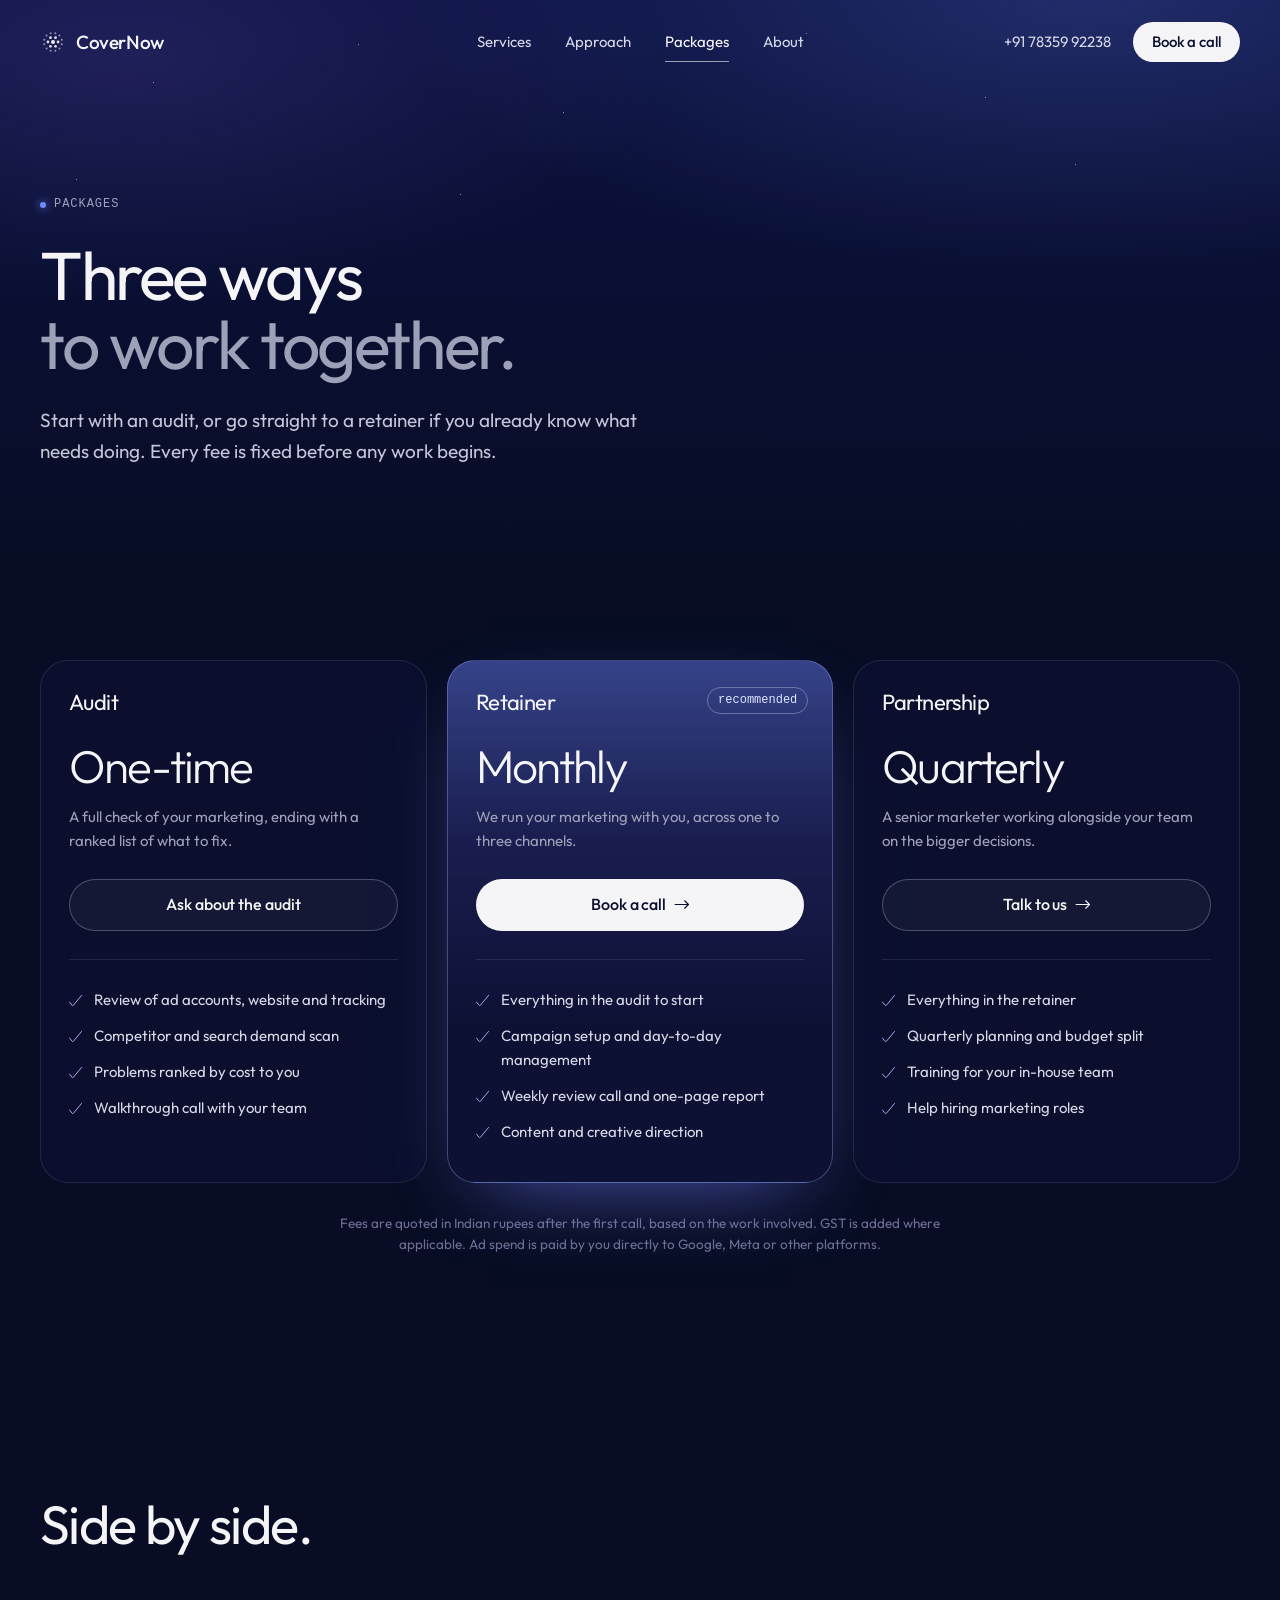
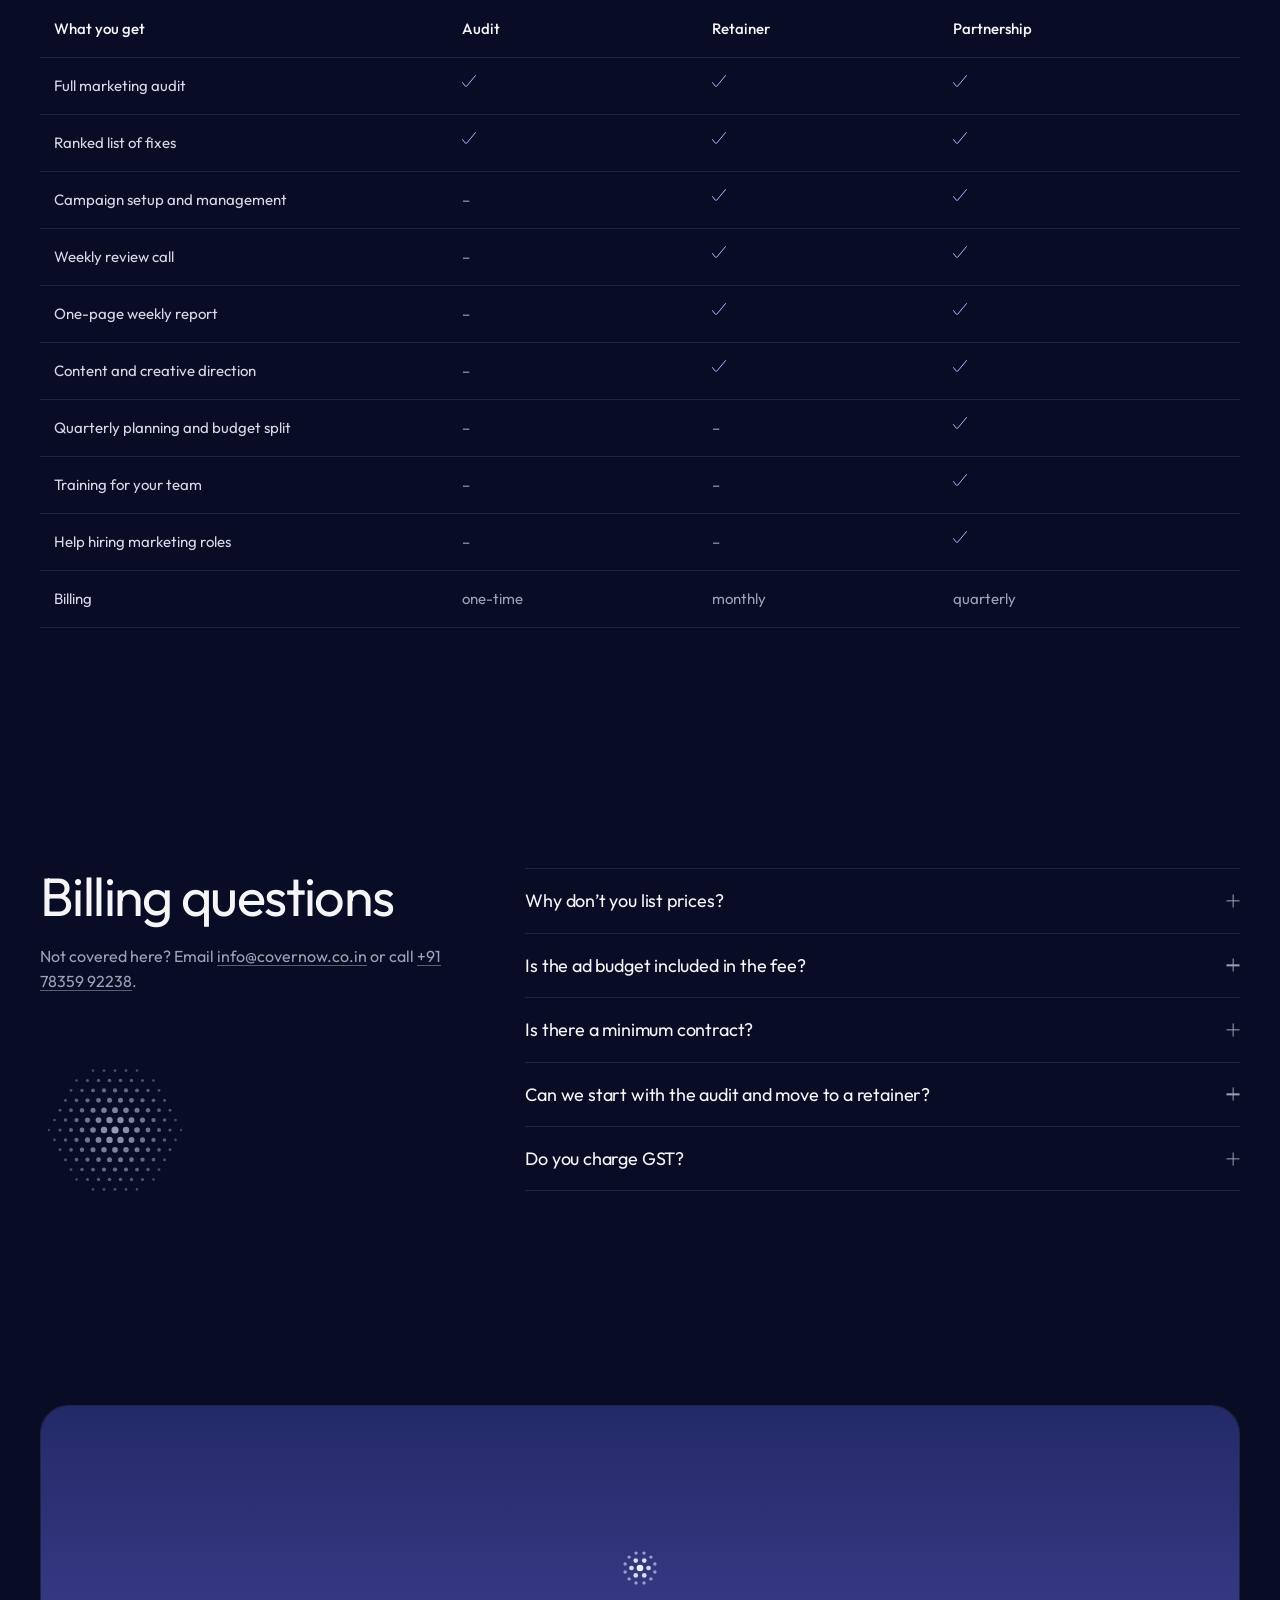
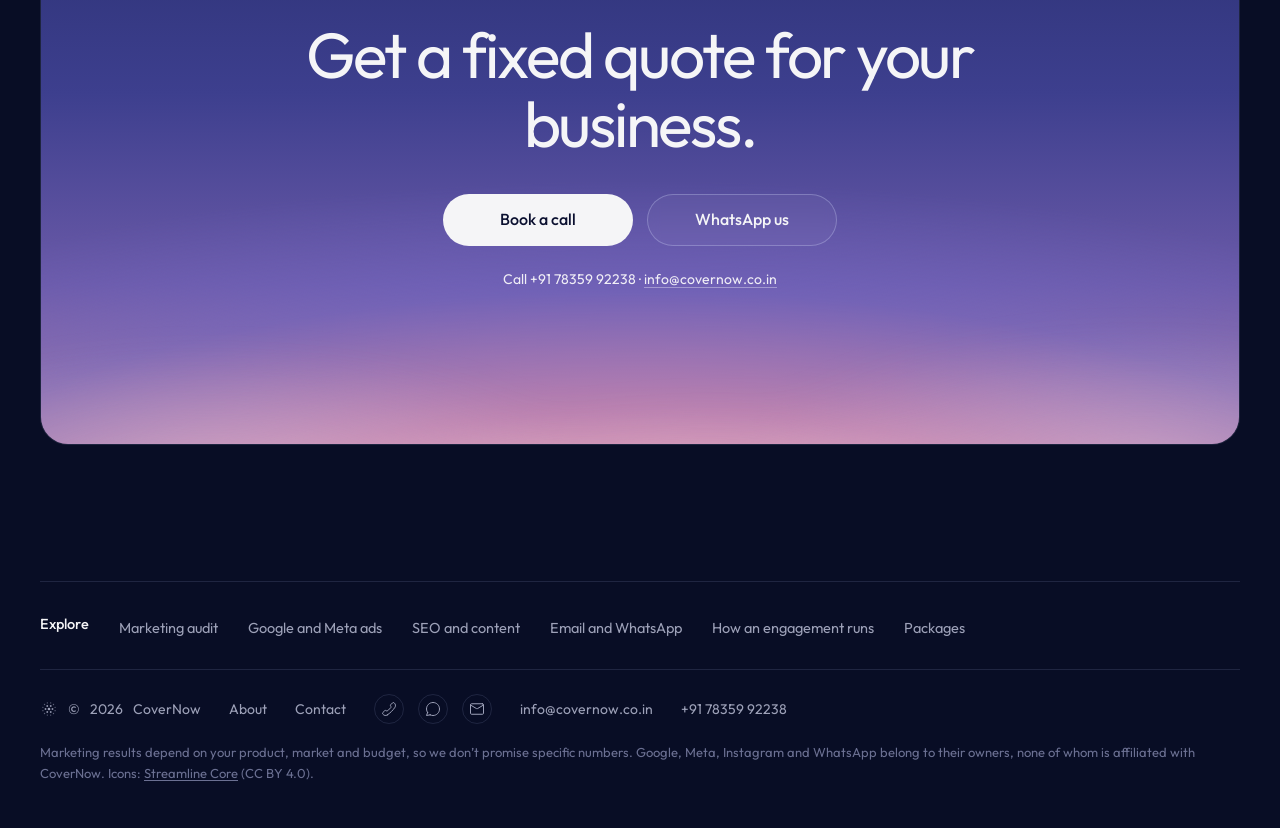
<file: packages.html>
<!doctype html>
<html lang="en-IN">
<head>
<meta charset="utf-8">
<meta name="viewport" content="width=device-width, initial-scale=1">
<title>Packages | CoverNow</title>
<meta name="description" content="CoverNow packages: a one-time marketing audit, a monthly retainer, or a quarterly partnership. Fixed fees quoted after a first call. Ad spend paid directly by you.">
<link rel="canonical" href="https://covernow.co.in/packages">
<meta property="og:type" content="website">
<meta property="og:site_name" content="CoverNow">
<meta property="og:title" content="Packages | CoverNow">
<meta property="og:description" content="CoverNow packages: a one-time marketing audit, a monthly retainer, or a quarterly partnership. Fixed fees quoted after a first call. Ad spend paid directly by you.">
<meta property="og:url" content="https://covernow.co.in/packages">
<meta name="theme-color" content="#080d25">
<link rel="icon" href="/assets/favicon.svg" type="image/svg+xml">
<link rel="preconnect" href="https://fonts.googleapis.com">
<link rel="preconnect" href="https://fonts.gstatic.com" crossorigin>
<link href="https://fonts.googleapis.com/css2?family=Outfit:wght@300;400;500;600&display=swap" rel="stylesheet">
<link rel="stylesheet" href="/assets/css/styles.css">

</head>
<body>
<svg xmlns="http://www.w3.org/2000/svg" style="display:none" aria-hidden="true"><symbol id="i-phone" viewBox="0 0 14 14" fill="none"><g> <path stroke="currentColor" stroke-linecap="round" stroke-linejoin="round" d="M5.24782 12.9817c-0.61454 0.3964 -1.34685 0.5692 -2.0738 0.4893 -0.72694 -0.08 -1.40419 -0.4078 -1.91785 -0.9284l-0.449065 -0.4391C0.610232 11.9021 0.5 11.6317 0.5 11.3501c0 -0.2816 0.110232 -0.5521 0.307105 -0.7534L2.71312 8.71061c0.19969 -0.19624 0.46846 -0.3062 0.74844 -0.3062 0.27997 0 0.54875 0.10996 0.74843 0.3062 0.20137 0.19688 0.47181 0.30711 0.75343 0.30711 0.28162 0 0.55205 -0.11023 0.75342 -0.30711l2.99374 -2.99374c0.09987 -0.09842 0.17918 -0.21571 0.23331 -0.34505 0.05413 -0.12934 0.08201 -0.26816 0.08201 -0.40837 0 -0.14022 -0.02788 -0.27903 -0.08201 -0.40838 -0.05413 -0.12934 -0.13344 -0.24663 -0.23331 -0.34505 -0.19624 -0.19968 -0.3062 -0.46846 -0.3062 -0.74843 0 -0.27998 0.10996 -0.54875 0.3062 -0.74844L10.6066 0.817115c0.2014 -0.196874 0.4718 -0.307105 0.7534 -0.307105 0.2817 0 0.5521 0.110231 0.7535 0.307105l0.4391 0.449065c0.5205 0.51366 0.8483 1.19091 0.9283 1.91785 0.08 0.72695 -0.0928 1.45926 -0.4893 2.0738 -2.0657 3.04437 -4.69409 5.66597 -7.74378 7.72387Z" stroke-width="1"></path> </g></symbol><symbol id="i-mail" viewBox="0 0 14 14" fill="none"><g> <path stroke="currentColor" stroke-linecap="round" stroke-linejoin="round" d="M12.5 1.75h-11c-0.552285 0 -1 0.44772 -1 1v8.5c0 0.5523 0.447715 1 1 1h11c0.5523 0 1 -0.4477 1 -1v-8.5c0 -0.55228 -0.4477 -1 -1 -1Z" stroke-width="1"></path> <path stroke="currentColor" stroke-linecap="round" stroke-linejoin="round" d="m0.5 3 5.86 3.52424c0.17969 0.10549 0.40615 0.16326 0.64 0.16326s0.46031 -0.05777 0.64 -0.16326L13.5 3" stroke-width="1"></path> </g></symbol><symbol id="i-chat" viewBox="0 0 14 14" fill="none"><g> <path stroke="currentColor" stroke-linecap="round" stroke-linejoin="round" d="M4.14472 12.8409C5.00659 13.263 5.97562 13.5 7 13.5c3.5899 0 6.5 -2.9101 6.5 -6.5C13.5 3.41015 10.5899 0.5 7 0.5 3.41015 0.5 0.5 3.41015 0.5 7c0 1.33261 0.40102 2.57155 1.08896 3.6027m2.55576 2.2382L0.5 13.5l1.08896 -2.8973m2.55576 2.2382L4.15 12.84m-2.56104 -2.2373L1.59 10.6" stroke-width="1"></path> </g></symbol><symbol id="i-arrow" viewBox="0 0 14 14" fill="none"><path stroke="currentColor" stroke-linecap="round" stroke-linejoin="round" d="M1 7h12.5" stroke-width="1"/><path stroke="currentColor" stroke-linecap="round" stroke-linejoin="round" d="M10 3.5 13.5 7 10 10.5" stroke-width="1"/></symbol><symbol id="i-check" viewBox="0 0 14 14" fill="none"><g> <path stroke="currentColor" stroke-linecap="round" stroke-linejoin="round" d="M0.5 8.55005 3.23 12.06c0.09212 0.1197 0.21016 0.217 0.34525 0.2846 0.13509 0.0675 0.28373 0.1036 0.43475 0.1054 0.14859 0.0018 0.2957 -0.0297 0.43063 -0.0919 0.13492 -0.0623 0.25427 -0.1539 0.34937 -0.2681L13.5 1.55005" stroke-width="1"></path> </g></symbol><symbol id="i-plus" viewBox="0 0 14 14" fill="none"><g> <path stroke="currentColor" stroke-linecap="round" stroke-linejoin="round" d="M7 0.5v13" stroke-width="1"></path> <path stroke="currentColor" stroke-linecap="round" stroke-linejoin="round" d="M0.5 6.95996h13" stroke-width="1"></path> </g></symbol><symbol id="i-search" viewBox="0 0 14 14" fill="none"><g> <path stroke="currentColor" stroke-linecap="round" stroke-linejoin="round" d="M6 11.5c3.03757 0 5.5 -2.46243 5.5 -5.5S9.03757 0.5 6 0.5 0.5 2.96243 0.5 6s2.46243 5.5 5.5 5.5Z" stroke-width="1"></path> <path stroke="currentColor" stroke-linecap="round" stroke-linejoin="round" d="M13.5 13.5 10 10" stroke-width="1"></path> </g></symbol><symbol id="i-megaphone" viewBox="0 0 14 14" fill="none"><g> <path stroke="currentColor" stroke-linecap="round" stroke-linejoin="round" d="M4.5 9.06002 12.18 11.62c0.1504 0.0496 0.3104 0.0628 0.4669 0.0384 0.1564 -0.0243 0.3049 -0.0855 0.4331 -0.1784 0.1292 -0.092 0.2347 -0.2134 0.3078 -0.3543 0.073 -0.1408 0.1115 -0.297 0.1122 -0.4557V2.44002c-0.0007 -0.15865 -0.0392 -0.31485 -0.1122 -0.45569 -0.0731 -0.14084 -0.1786 -0.26229 -0.3078 -0.35431 -0.1291 -0.09126 -0.2779 -0.15062 -0.4344 -0.17322 -0.1564 -0.02259 -0.316 -0.00778 -0.4656 0.04322l-7.68 2.56v5Z" stroke-width="1"></path> <path stroke="currentColor" stroke-linecap="round" stroke-linejoin="round" d="M0.5 6.56006c0 0.3283 0.064664 0.65339 0.190301 0.95671 0.125637 0.30331 0.309789 0.57891 0.541929 0.81106 0.46884 0.46884 1.10473 0.73223 1.76777 0.73223h1.5v-5H3c-0.3283 0 -0.65339 0.06466 -0.95671 0.1903 -0.30331 0.12564 -0.57891 0.30979 -0.81106 0.54193C0.763392 5.26113 0.5 5.89702 0.5 6.56006v0Z" stroke-width="1"></path> <path stroke="currentColor" stroke-linecap="round" stroke-linejoin="round" d="M3 9.06006v1.00004c0 0.3283 0.06466 0.6534 0.1903 0.9567s0.30979 0.5789 0.54193 0.811c0.23215 0.2322 0.50775 0.4163 0.81106 0.542 0.30332 0.1256 0.62841 0.1903 0.95671 0.1903" stroke-width="1"></path> </g></symbol><symbol id="i-chart" viewBox="0 0 14 14" fill="none"><g> <path stroke="currentColor" stroke-linecap="round" stroke-linejoin="round" d="m1.23999 6.54006 11.50001 -5.23" stroke-width="1"></path> <path stroke="currentColor" stroke-linecap="round" stroke-linejoin="round" d="m10.59 0.5 2.15 0.81 -0.8 2.15" stroke-width="1"></path> <path stroke="currentColor" stroke-linecap="round" stroke-linejoin="round" d="M13.25 13.5h-2.5v-7c0 -0.13261 0.0527 -0.25979 0.1464 -0.35355C10.9902 6.05268 11.1174 6 11.25 6h1.5c0.1326 0 0.2598 0.05268 0.3536 0.14645 0.0937 0.09376 0.1464 0.22094 0.1464 0.35355v7Z" stroke-width="1"></path> <path stroke="currentColor" stroke-linecap="round" stroke-linejoin="round" d="M8.25 13.5h-2.5l0 -5.5c0 -0.13261 0.05268 -0.25979 0.14645 -0.35355C5.99021 7.55268 6.11739 7.5 6.25 7.5h1.5c0.13261 0 0.25979 0.05268 0.35355 0.14645 0.09377 0.09376 0.14645 0.22094 0.14645 0.35355v5.5Z" stroke-width="1"></path> <path stroke="currentColor" stroke-linecap="round" stroke-linejoin="round" d="M3.25 13.5H0.75l0 -4c0 -0.13261 0.052679 -0.25979 0.146447 -0.35355C0.990215 9.05268 1.11739 9 1.25 9h1.5c0.13261 0 0.25979 0.05268 0.35355 0.14645 0.09377 0.09376 0.14645 0.22094 0.14645 0.35355l0 4Z" stroke-width="1"></path> </g></symbol><symbol id="i-pie" viewBox="0 0 14 14" fill="none"><g> <path stroke="currentColor" stroke-linecap="round" stroke-linejoin="round" d="M7 13.5c3.5899 0 6.5 -2.9101 6.5 -6.5C13.5 3.41015 10.5899 0.5 7 0.5 3.41015 0.5 0.5 3.41015 0.5 7c0 3.5899 2.91015 6.5 6.5 6.5Z" stroke-width="1"></path> <path stroke="currentColor" stroke-linecap="round" stroke-linejoin="round" d="M7 0.5V7l4.6 4.6" stroke-width="1"></path> </g></symbol><symbol id="i-target" viewBox="0 0 14 14" fill="none"><g> <path stroke="currentColor" stroke-linecap="round" stroke-linejoin="round" d="M13.4795 7.51562c-0.0987 1.24051 -0.5514 2.42661 -1.3044 3.41738 -0.753 0.9908 -1.7745 1.7446 -2.94333 2.1718 -1.16877 0.4273 -2.43564 0.5101 -3.65008 0.2386 -1.21444 -0.2716 -2.32541 -0.886 -3.20092 -1.7704C1.50526 10.6887 0.902011 9.57159 0.642694 8.35448S0.478891 5.8714 0.91789 4.70698c0.439 -1.16442 1.20303 -2.17835 2.20132 -2.92133C4.1175 1.04267 5.30808 0.60187 6.54952 0.515625" stroke-width="1"></path> <path stroke="currentColor" stroke-linecap="round" stroke-linejoin="round" d="M9.79001 8.08996c-0.18058 0.4648 -0.47417 0.87725 -0.85422 1.20006 -0.38005 0.32281 -0.83457 0.5458 -1.32246 0.6488 -0.48789 0.10298 -0.99376 0.08278 -1.47186 -0.05888 -0.4781 -0.14165 -0.91336 -0.40023 -1.26641 -0.75237 -0.35304 -0.35214 -0.61275 -0.78673 -0.75562 -1.26447 -0.14288 -0.47773 -0.16442 -0.98355 -0.06268 -1.4717 0.10175 -0.48816 0.32357 -0.94325 0.6454 -1.32413 0.32183 -0.38088 0.73353 -0.67553 1.19785 -0.85731" stroke-width="1"></path> <path stroke="currentColor" stroke-linecap="round" stroke-linejoin="round" d="m7 7 2.5 -2.5" stroke-width="1"></path> <path stroke="currentColor" stroke-linecap="round" stroke-linejoin="round" d="m11.5 5 -2 -0.5 -0.5 -2 2 -2 0.5 2 2 0.5 -2 2Z" stroke-width="1"></path> </g></symbol><symbol id="i-pencil" viewBox="0 0 14 14" fill="none"><g> <path stroke="currentColor" stroke-linecap="round" stroke-linejoin="round" d="M5 12.24 0.5 13.5l1.26 -4.49998L10 0.800021c0.0931 -0.095246 0.2044 -0.170925 0.3271 -0.222592 0.1228 -0.051668 0.2547 -0.078283 0.3879 -0.078283 0.1332 0 0.2651 0.026615 0.3879 0.078283 0.1227 0.051667 0.234 0.127346 0.3271 0.222592L13.2 2.58002c0.0937 0.09296 0.1681 0.20357 0.2189 0.32542 0.0508 0.12186 0.0769 0.25257 0.0769 0.38458 0 0.13201 -0.0261 0.26272 -0.0769 0.38458 -0.0508 0.12186 -0.1252 0.23246 -0.2189 0.32542L5 12.24Z" stroke-width="1"></path> </g></symbol><symbol id="i-calendar" viewBox="0 0 14 14" fill="none"><g> <path stroke="currentColor" stroke-linecap="round" stroke-linejoin="round" d="M1.5 2c-0.26522 0 -0.51957 0.10536 -0.707107 0.29289C0.605357 2.48043 0.5 2.73478 0.5 3v9.5c0 0.2652 0.105357 0.5196 0.292893 0.7071 0.187537 0.1875 0.441887 0.2929 0.707107 0.2929h11c0.2652 0 0.5196 -0.1054 0.7071 -0.2929s0.2929 -0.4419 0.2929 -0.7071V3c0 -0.26522 -0.1054 -0.51957 -0.2929 -0.70711C13.0196 2.10536 12.7652 2 12.5 2h-2" stroke-width="1"></path> <path stroke="currentColor" stroke-linecap="round" stroke-linejoin="round" d="M0.5 5.5h13" stroke-width="1"></path> <path stroke="currentColor" stroke-linecap="round" stroke-linejoin="round" d="M3.5 0.5v3" stroke-width="1"></path> <path stroke="currentColor" stroke-linecap="round" stroke-linejoin="round" d="M10.5 0.5v3" stroke-width="1"></path> <path stroke="currentColor" stroke-linecap="round" stroke-linejoin="round" d="M3.5 2h5" stroke-width="1"></path> </g></symbol><symbol id="i-folder" viewBox="0 0 14 14" fill="none"><g> <path stroke="currentColor" stroke-linecap="round" stroke-linejoin="round" d="M0.5 12.2499V1.74994c0 -0.26522 0.105357 -0.51957 0.292893 -0.70711C0.98043 0.855293 1.23478 0.749936 1.5 0.749936h3.69c0.22843 -0.006655 0.45226 0.065133 0.63421 0.203414 0.18194 0.13828 0.31104 0.33471 0.36579 0.55659l0.31 1.24h6c0.2652 0 0.5196 0.10535 0.7071 0.29289 0.1875 0.18754 0.2929 0.44189 0.2929 0.70711v8.49996c0 0.2653 -0.1054 0.5196 -0.2929 0.7071 -0.1875 0.1876 -0.4419 0.2929 -0.7071 0.2929h-11c-0.26522 0 -0.51957 -0.1053 -0.707107 -0.2929C0.605357 12.7695 0.5 12.5152 0.5 12.2499Z" stroke-width="1"></path> </g></symbol><symbol id="i-users" viewBox="0 0 14 14" fill="none"><g> <path stroke="currentColor" stroke-linecap="round" stroke-linejoin="round" d="M5 6.5c1.38071 0 2.5 -1.11929 2.5 -2.5S6.38071 1.5 5 1.5 2.5 2.61929 2.5 4 3.61929 6.5 5 6.5Z" stroke-width="1"></path> <path stroke="currentColor" stroke-linecap="round" stroke-linejoin="round" d="M0.5 13.5h9v-0.5421c-0.00796 -0.7622 -0.20898 -1.51 -0.58427 -2.1734 -0.3753 -0.6635 -0.91263 -1.221 -1.5618 -1.62049 -0.64918 -0.3995 -1.38902 -0.62793 -2.15041 -0.66398C5.13564 8.49682 5.06778 8.49514 5 8.495c-0.06778 0.00014 -0.13564 0.00182 -0.20352 0.00503 -0.76139 0.03605 -1.50123 0.26448 -2.15041 0.66398 -0.64917 0.39949 -1.1865 0.95699 -1.5618 1.62049C0.708977 11.4479 0.507961 12.1957 0.5 12.9579V13.5Z" stroke-width="1"></path> <path stroke="currentColor" stroke-linecap="round" stroke-linejoin="round" d="M9 6.5c1.3807 0 2.5 -1.11929 2.5 -2.5S10.3807 1.5 9 1.5" stroke-width="1"></path> <path stroke="currentColor" stroke-linecap="round" stroke-linejoin="round" d="M11.5 13.5001h2v-0.5422c-0.008 -0.7622 -0.209 -1.51 -0.5843 -2.1734 -0.3753 -0.6635 -0.9126 -1.22098 -1.5618 -1.62047 -0.4196 -0.25825 -0.8772 -0.44501 -1.3539 -0.55453" stroke-width="1"></path> </g></symbol><symbol id="i-key" viewBox="0 0 14 14" fill="none"><g> <path stroke="currentColor" stroke-linecap="round" stroke-linejoin="round" d="M5.62 7.38 11.5 1.5l2 2" stroke-width="1"></path> <path stroke="currentColor" stroke-linecap="round" stroke-linejoin="round" d="M9.25 3.75 11 5.5" stroke-width="1"></path> <path stroke="currentColor" stroke-linecap="round" stroke-linejoin="round" d="M3.5 12.5c1.65685 0 3 -1.3431 3 -3 0 -1.65685 -1.34315 -3 -3 -3s-3 1.34315 -3 3c0 1.6569 1.34315 3 3 3Z" stroke-width="1"></path> </g></symbol><symbol id="i-cart" viewBox="0 0 14 14" fill="none"><g> <path stroke="currentColor" stroke-linecap="round" stroke-linejoin="round" d="M0.507528 0.5 2.9497 0.5l0.87 8.65c0.03616 0.23845 0.15728 0.4558 0.34105 0.612 0.18376 0.1562 0.41779 0.2407 0.65895 0.238h6.3c0.2181 0.0114 0.4339 -0.04893 0.6144 -0.17171 0.1806 -0.12279 0.316 -0.30131 0.3856 -0.50829l1.33 -4c0.0496 -0.15038 0.0628 -0.3104 0.0384 -0.46686 -0.0243 -0.15647 -0.0855 -0.30492 -0.1784 -0.43314 -0.0968 -0.13632 -0.2263 -0.24619 -0.3765 -0.31957 -0.1502 -0.07337 -0.3165 -0.1079 -0.4835 -0.10043h-9.15" stroke-width="1"></path> <path stroke="currentColor" stroke-linecap="round" stroke-linejoin="round" d="M10.9497 13.5c-0.2761 0 -0.5 -0.2239 -0.5 -0.5s0.2239 -0.5 0.5 -0.5 0.5 0.2239 0.5 0.5 -0.2239 0.5 -0.5 0.5Z" stroke-width="1"></path> <path stroke="currentColor" stroke-linecap="round" stroke-linejoin="round" d="M4.44971 13.5c-0.27615 0 -0.5 -0.2239 -0.5 -0.5s0.22385 -0.5 0.5 -0.5c0.27614 0 0.5 0.2239 0.5 0.5s-0.22386 0.5 -0.5 0.5Z" stroke-width="1"></path> </g></symbol></svg>
<a class="skip-link" href="#main">Skip to content</a>
<header class="site-header">
  <div class="container nav">
    <a class="brand" href="/" aria-label="CoverNow home"><svg class="brand-mark" viewBox="0 0 32 32" aria-hidden="true"><circle cx="16" cy="16" r="2.4" fill="currentColor"/><circle cx="22.20" cy="16.00" r="1.7" fill="currentColor" opacity="0.9"/><circle cx="19.10" cy="21.37" r="1.7" fill="currentColor" opacity="0.9"/><circle cx="12.90" cy="21.37" r="1.7" fill="currentColor" opacity="0.9"/><circle cx="9.80" cy="16.00" r="1.7" fill="currentColor" opacity="0.9"/><circle cx="12.90" cy="10.63" r="1.7" fill="currentColor" opacity="0.9"/><circle cx="19.10" cy="10.63" r="1.7" fill="currentColor" opacity="0.9"/><circle cx="26.82" cy="18.90" r="1.25" fill="currentColor" opacity="0.55"/><circle cx="23.92" cy="23.92" r="1.25" fill="currentColor" opacity="0.55"/><circle cx="18.90" cy="26.82" r="1.25" fill="currentColor" opacity="0.55"/><circle cx="13.10" cy="26.82" r="1.25" fill="currentColor" opacity="0.55"/><circle cx="8.08" cy="23.92" r="1.25" fill="currentColor" opacity="0.55"/><circle cx="5.18" cy="18.90" r="1.25" fill="currentColor" opacity="0.55"/><circle cx="5.18" cy="13.10" r="1.25" fill="currentColor" opacity="0.55"/><circle cx="8.08" cy="8.08" r="1.25" fill="currentColor" opacity="0.55"/><circle cx="13.10" cy="5.18" r="1.25" fill="currentColor" opacity="0.55"/><circle cx="18.90" cy="5.18" r="1.25" fill="currentColor" opacity="0.55"/><circle cx="23.92" cy="8.08" r="1.25" fill="currentColor" opacity="0.55"/><circle cx="26.82" cy="13.10" r="1.25" fill="currentColor" opacity="0.55"/></svg><span>CoverNow</span></a>
    <nav class="nav-links" aria-label="Main"><a href="/services">Services</a><a href="/approach">Approach</a><a href="/packages" aria-current="page">Packages</a><a href="/about">About</a></nav>
    <div class="nav-actions">
      <a class="phone-link" href="tel:+917835992238">+91 78359 92238</a>
      <a class="btn btn-primary btn-sm" href="/contact">Book a call</a>
      <a class="nav-call" href="tel:+917835992238" aria-label="Call +91 78359 92238"><svg class="icon" aria-hidden="true"><use href="#i-phone"/></svg></a>
      <button class="nav-toggle" type="button" aria-label="Open menu" aria-expanded="false" aria-controls="mobile-menu"><span></span></button>
    </div>
  </div>
</header>
<div class="mobile-menu" id="mobile-menu">
  <nav aria-label="Mobile"><a class="ml" href="/services">Services</a><a class="ml" href="/approach">Approach</a><a class="ml" href="/packages">Packages</a><a class="ml" href="/about">About</a><a class="ml" href="/contact">Contact</a></nav>
  <div class="hero-ctas">
    <a class="btn btn-primary" href="tel:+917835992238"><svg class="icon" aria-hidden="true"><use href="#i-phone"/></svg>Call +91 78359 92238</a>
    <a class="btn btn-ghost" href="https://wa.me/917835992238" target="_blank" rel="noopener"><svg class="icon" aria-hidden="true"><use href="#i-chat"/></svg>WhatsApp</a>
  </div>
</div>
<main id="main">
<section class="page-hero">
  <div class="hero-bg"><div class="sky"></div><div class="stars"></div></div>
  <div class="container">
    <p class="eyebrow">Packages</p>
    <h1 class="display">Three ways<br><span class="soft">to work together.</span></h1>
    <p class="lead">Start with an audit, or go straight to a retainer if you already know what needs doing. Every fee is fixed before any work begins.</p>
  </div>
</section>

<section class="section" style="padding-top:20px" aria-labelledby="pk-title">
  <div class="container">
    <h2 class="visually-hidden" id="pk-title">Packages</h2>
    <div class="price-grid">
      <article class="price-card">
        <h3 class="tier">Audit</h3>
        <div class="price-line"><span class="big">One-time</span></div>
        <p class="summary">A full check of your marketing, ending with a ranked list of what to fix.</p>
        <a class="btn btn-ghost btn-block" href="/contact?package=audit">Ask about the audit</a>
        <hr>
        <ul class="checks"><li><svg class="icon" aria-hidden="true"><use href="#i-check"/></svg><span>Review of ad accounts, website and tracking</span></li><li><svg class="icon" aria-hidden="true"><use href="#i-check"/></svg><span>Competitor and search demand scan</span></li><li><svg class="icon" aria-hidden="true"><use href="#i-check"/></svg><span>Problems ranked by cost to you</span></li><li><svg class="icon" aria-hidden="true"><use href="#i-check"/></svg><span>Walkthrough call with your team</span></li></ul>
      </article>
      <article class="price-card featured">
        <span class="flag">recommended</span>
        <h3 class="tier">Retainer</h3>
        <div class="price-line"><span class="big">Monthly</span></div>
        <p class="summary">We run your marketing with you, across one to three channels.</p>
        <a class="btn btn-primary btn-block" href="/contact?package=retainer">Book a call <svg class="icon" aria-hidden="true"><use href="#i-arrow"/></svg></a>
        <hr>
        <ul class="checks"><li><svg class="icon" aria-hidden="true"><use href="#i-check"/></svg><span>Everything in the audit to start</span></li><li><svg class="icon" aria-hidden="true"><use href="#i-check"/></svg><span>Campaign setup and day-to-day management</span></li><li><svg class="icon" aria-hidden="true"><use href="#i-check"/></svg><span>Weekly review call and one-page report</span></li><li><svg class="icon" aria-hidden="true"><use href="#i-check"/></svg><span>Content and creative direction</span></li></ul>
      </article>
      <article class="price-card">
        <h3 class="tier">Partnership</h3>
        <div class="price-line"><span class="big">Quarterly</span></div>
        <p class="summary">A senior marketer working alongside your team on the bigger decisions.</p>
        <a class="btn btn-ghost btn-block" href="/contact?package=partnership">Talk to us <svg class="icon" aria-hidden="true"><use href="#i-arrow"/></svg></a>
        <hr>
        <ul class="checks"><li><svg class="icon" aria-hidden="true"><use href="#i-check"/></svg><span>Everything in the retainer</span></li><li><svg class="icon" aria-hidden="true"><use href="#i-check"/></svg><span>Quarterly planning and budget split</span></li><li><svg class="icon" aria-hidden="true"><use href="#i-check"/></svg><span>Training for your in-house team</span></li><li><svg class="icon" aria-hidden="true"><use href="#i-check"/></svg><span>Help hiring marketing roles</span></li></ul>
      </article>
    </div>
    <p class="fineprint">Fees are quoted in Indian rupees after the first call, based on the work involved. GST is added where applicable. Ad spend is paid by you directly to Google, Meta or other platforms.</p>
  </div>
</section>

<section class="section" aria-labelledby="cmp-title">
  <div class="container">
    <h2 class="h-section" id="cmp-title">Side by side.</h2>
    <div class="table-wrap">
      <table class="compare">
        <thead><tr><th scope="col">What you get</th><th scope="col">Audit</th><th scope="col">Retainer</th><th scope="col">Partnership</th></tr></thead>
        <tbody>
          <tr><th scope="row">Full marketing audit</th><td><svg class="icon" aria-hidden="true"><use href="#i-check"/></svg></td><td><svg class="icon" aria-hidden="true"><use href="#i-check"/></svg></td><td><svg class="icon" aria-hidden="true"><use href="#i-check"/></svg></td></tr>
          <tr><th scope="row">Ranked list of fixes</th><td><svg class="icon" aria-hidden="true"><use href="#i-check"/></svg></td><td><svg class="icon" aria-hidden="true"><use href="#i-check"/></svg></td><td><svg class="icon" aria-hidden="true"><use href="#i-check"/></svg></td></tr>
          <tr><th scope="row">Campaign setup and management</th><td>&ndash;</td><td><svg class="icon" aria-hidden="true"><use href="#i-check"/></svg></td><td><svg class="icon" aria-hidden="true"><use href="#i-check"/></svg></td></tr>
          <tr><th scope="row">Weekly review call</th><td>&ndash;</td><td><svg class="icon" aria-hidden="true"><use href="#i-check"/></svg></td><td><svg class="icon" aria-hidden="true"><use href="#i-check"/></svg></td></tr>
          <tr><th scope="row">One-page weekly report</th><td>&ndash;</td><td><svg class="icon" aria-hidden="true"><use href="#i-check"/></svg></td><td><svg class="icon" aria-hidden="true"><use href="#i-check"/></svg></td></tr>
          <tr><th scope="row">Content and creative direction</th><td>&ndash;</td><td><svg class="icon" aria-hidden="true"><use href="#i-check"/></svg></td><td><svg class="icon" aria-hidden="true"><use href="#i-check"/></svg></td></tr>
          <tr><th scope="row">Quarterly planning and budget split</th><td>&ndash;</td><td>&ndash;</td><td><svg class="icon" aria-hidden="true"><use href="#i-check"/></svg></td></tr>
          <tr><th scope="row">Training for your team</th><td>&ndash;</td><td>&ndash;</td><td><svg class="icon" aria-hidden="true"><use href="#i-check"/></svg></td></tr>
          <tr><th scope="row">Help hiring marketing roles</th><td>&ndash;</td><td>&ndash;</td><td><svg class="icon" aria-hidden="true"><use href="#i-check"/></svg></td></tr>
          <tr><th scope="row">Billing</th><td>one-time</td><td>monthly</td><td>quarterly</td></tr>
        </tbody>
      </table>
    </div>
  </div>
</section>

<section class="section" aria-labelledby="faq-title">
  <div class="container faq">
    <div class="faq-aside">
      <h2 class="h-section" id="faq-title">Billing questions</h2>
      <p>Not covered here? Email <a class="underline" href="mailto:info@covernow.co.in">info@covernow.co.in</a> or call <a class="underline" href="tel:+917835992238">+91 78359 92238</a>.</p>
      <svg class="dotfield" viewBox="0 0 150 150" aria-hidden="true"><circle cx="53.0" cy="15.6" r="1.30" fill="currentColor" opacity="0.42"/><circle cx="64.0" cy="15.6" r="1.40" fill="currentColor" opacity="0.45"/><circle cx="75.0" cy="15.6" r="1.44" fill="currentColor" opacity="0.46"/><circle cx="86.0" cy="15.6" r="1.40" fill="currentColor" opacity="0.45"/><circle cx="97.0" cy="15.6" r="1.30" fill="currentColor" opacity="0.42"/><circle cx="36.5" cy="25.5" r="1.32" fill="currentColor" opacity="0.43"/><circle cx="47.5" cy="25.5" r="1.54" fill="currentColor" opacity="0.49"/><circle cx="58.5" cy="25.5" r="1.70" fill="currentColor" opacity="0.53"/><circle cx="69.5" cy="25.5" r="1.79" fill="currentColor" opacity="0.55"/><circle cx="80.5" cy="25.5" r="1.79" fill="currentColor" opacity="0.55"/><circle cx="91.5" cy="25.5" r="1.70" fill="currentColor" opacity="0.53"/><circle cx="102.5" cy="25.5" r="1.54" fill="currentColor" opacity="0.49"/><circle cx="113.5" cy="25.5" r="1.32" fill="currentColor" opacity="0.43"/><circle cx="31.0" cy="35.4" r="1.45" fill="currentColor" opacity="0.46"/><circle cx="42.0" cy="35.4" r="1.73" fill="currentColor" opacity="0.53"/><circle cx="53.0" cy="35.4" r="1.95" fill="currentColor" opacity="0.59"/><circle cx="64.0" cy="35.4" r="2.11" fill="currentColor" opacity="0.63"/><circle cx="75.0" cy="35.4" r="2.16" fill="currentColor" opacity="0.64"/><circle cx="86.0" cy="35.4" r="2.11" fill="currentColor" opacity="0.63"/><circle cx="97.0" cy="35.4" r="1.95" fill="currentColor" opacity="0.59"/><circle cx="108.0" cy="35.4" r="1.73" fill="currentColor" opacity="0.53"/><circle cx="119.0" cy="35.4" r="1.45" fill="currentColor" opacity="0.46"/><circle cx="25.5" cy="45.3" r="1.50" fill="currentColor" opacity="0.48"/><circle cx="36.5" cy="45.3" r="1.83" fill="currentColor" opacity="0.56"/><circle cx="47.5" cy="45.3" r="2.13" fill="currentColor" opacity="0.63"/><circle cx="58.5" cy="45.3" r="2.36" fill="currentColor" opacity="0.69"/><circle cx="69.5" cy="45.3" r="2.50" fill="currentColor" opacity="0.73"/><circle cx="80.5" cy="45.3" r="2.50" fill="currentColor" opacity="0.73"/><circle cx="91.5" cy="45.3" r="2.36" fill="currentColor" opacity="0.69"/><circle cx="102.5" cy="45.3" r="2.13" fill="currentColor" opacity="0.63"/><circle cx="113.5" cy="45.3" r="1.83" fill="currentColor" opacity="0.56"/><circle cx="124.5" cy="45.3" r="1.50" fill="currentColor" opacity="0.48"/><circle cx="20.0" cy="55.2" r="1.47" fill="currentColor" opacity="0.47"/><circle cx="31.0" cy="55.2" r="1.85" fill="currentColor" opacity="0.56"/><circle cx="42.0" cy="55.2" r="2.20" fill="currentColor" opacity="0.65"/><circle cx="53.0" cy="55.2" r="2.52" fill="currentColor" opacity="0.73"/><circle cx="64.0" cy="55.2" r="2.78" fill="currentColor" opacity="0.79"/><circle cx="75.0" cy="55.2" r="2.88" fill="currentColor" opacity="0.82"/><circle cx="86.0" cy="55.2" r="2.78" fill="currentColor" opacity="0.79"/><circle cx="97.0" cy="55.2" r="2.52" fill="currentColor" opacity="0.73"/><circle cx="108.0" cy="55.2" r="2.20" fill="currentColor" opacity="0.65"/><circle cx="119.0" cy="55.2" r="1.85" fill="currentColor" opacity="0.56"/><circle cx="130.0" cy="55.2" r="1.47" fill="currentColor" opacity="0.47"/><circle cx="14.5" cy="65.1" r="1.37" fill="currentColor" opacity="0.44"/><circle cx="25.5" cy="65.1" r="1.76" fill="currentColor" opacity="0.54"/><circle cx="36.5" cy="65.1" r="2.15" fill="currentColor" opacity="0.64"/><circle cx="47.5" cy="65.1" r="2.54" fill="currentColor" opacity="0.73"/><circle cx="58.5" cy="65.1" r="2.90" fill="currentColor" opacity="0.83"/><circle cx="69.5" cy="65.1" r="3.19" fill="currentColor" opacity="0.90"/><circle cx="80.5" cy="65.1" r="3.19" fill="currentColor" opacity="0.90"/><circle cx="91.5" cy="65.1" r="2.90" fill="currentColor" opacity="0.83"/><circle cx="102.5" cy="65.1" r="2.54" fill="currentColor" opacity="0.73"/><circle cx="113.5" cy="65.1" r="2.15" fill="currentColor" opacity="0.64"/><circle cx="124.5" cy="65.1" r="1.76" fill="currentColor" opacity="0.54"/><circle cx="135.5" cy="65.1" r="1.37" fill="currentColor" opacity="0.44"/><circle cx="9.0" cy="75.0" r="1.20" fill="currentColor" opacity="0.40"/><circle cx="20.0" cy="75.0" r="1.60" fill="currentColor" opacity="0.50"/><circle cx="31.0" cy="75.0" r="2.00" fill="currentColor" opacity="0.60"/><circle cx="42.0" cy="75.0" r="2.40" fill="currentColor" opacity="0.70"/><circle cx="53.0" cy="75.0" r="2.80" fill="currentColor" opacity="0.80"/><circle cx="64.0" cy="75.0" r="3.20" fill="currentColor" opacity="0.90"/><circle cx="75.0" cy="75.0" r="3.60" fill="currentColor" opacity="1.00"/><circle cx="86.0" cy="75.0" r="3.20" fill="currentColor" opacity="0.90"/><circle cx="97.0" cy="75.0" r="2.80" fill="currentColor" opacity="0.80"/><circle cx="108.0" cy="75.0" r="2.40" fill="currentColor" opacity="0.70"/><circle cx="119.0" cy="75.0" r="2.00" fill="currentColor" opacity="0.60"/><circle cx="130.0" cy="75.0" r="1.60" fill="currentColor" opacity="0.50"/><circle cx="141.0" cy="75.0" r="1.20" fill="currentColor" opacity="0.40"/><circle cx="14.5" cy="84.9" r="1.37" fill="currentColor" opacity="0.44"/><circle cx="25.5" cy="84.9" r="1.76" fill="currentColor" opacity="0.54"/><circle cx="36.5" cy="84.9" r="2.15" fill="currentColor" opacity="0.64"/><circle cx="47.5" cy="84.9" r="2.54" fill="currentColor" opacity="0.73"/><circle cx="58.5" cy="84.9" r="2.90" fill="currentColor" opacity="0.83"/><circle cx="69.5" cy="84.9" r="3.19" fill="currentColor" opacity="0.90"/><circle cx="80.5" cy="84.9" r="3.19" fill="currentColor" opacity="0.90"/><circle cx="91.5" cy="84.9" r="2.90" fill="currentColor" opacity="0.83"/><circle cx="102.5" cy="84.9" r="2.54" fill="currentColor" opacity="0.73"/><circle cx="113.5" cy="84.9" r="2.15" fill="currentColor" opacity="0.64"/><circle cx="124.5" cy="84.9" r="1.76" fill="currentColor" opacity="0.54"/><circle cx="135.5" cy="84.9" r="1.37" fill="currentColor" opacity="0.44"/><circle cx="20.0" cy="94.8" r="1.47" fill="currentColor" opacity="0.47"/><circle cx="31.0" cy="94.8" r="1.85" fill="currentColor" opacity="0.56"/><circle cx="42.0" cy="94.8" r="2.20" fill="currentColor" opacity="0.65"/><circle cx="53.0" cy="94.8" r="2.52" fill="currentColor" opacity="0.73"/><circle cx="64.0" cy="94.8" r="2.78" fill="currentColor" opacity="0.79"/><circle cx="75.0" cy="94.8" r="2.88" fill="currentColor" opacity="0.82"/><circle cx="86.0" cy="94.8" r="2.78" fill="currentColor" opacity="0.79"/><circle cx="97.0" cy="94.8" r="2.52" fill="currentColor" opacity="0.73"/><circle cx="108.0" cy="94.8" r="2.20" fill="currentColor" opacity="0.65"/><circle cx="119.0" cy="94.8" r="1.85" fill="currentColor" opacity="0.56"/><circle cx="130.0" cy="94.8" r="1.47" fill="currentColor" opacity="0.47"/><circle cx="25.5" cy="104.7" r="1.50" fill="currentColor" opacity="0.48"/><circle cx="36.5" cy="104.7" r="1.83" fill="currentColor" opacity="0.56"/><circle cx="47.5" cy="104.7" r="2.13" fill="currentColor" opacity="0.63"/><circle cx="58.5" cy="104.7" r="2.36" fill="currentColor" opacity="0.69"/><circle cx="69.5" cy="104.7" r="2.50" fill="currentColor" opacity="0.73"/><circle cx="80.5" cy="104.7" r="2.50" fill="currentColor" opacity="0.73"/><circle cx="91.5" cy="104.7" r="2.36" fill="currentColor" opacity="0.69"/><circle cx="102.5" cy="104.7" r="2.13" fill="currentColor" opacity="0.63"/><circle cx="113.5" cy="104.7" r="1.83" fill="currentColor" opacity="0.56"/><circle cx="124.5" cy="104.7" r="1.50" fill="currentColor" opacity="0.48"/><circle cx="31.0" cy="114.6" r="1.45" fill="currentColor" opacity="0.46"/><circle cx="42.0" cy="114.6" r="1.73" fill="currentColor" opacity="0.53"/><circle cx="53.0" cy="114.6" r="1.95" fill="currentColor" opacity="0.59"/><circle cx="64.0" cy="114.6" r="2.11" fill="currentColor" opacity="0.63"/><circle cx="75.0" cy="114.6" r="2.16" fill="currentColor" opacity="0.64"/><circle cx="86.0" cy="114.6" r="2.11" fill="currentColor" opacity="0.63"/><circle cx="97.0" cy="114.6" r="1.95" fill="currentColor" opacity="0.59"/><circle cx="108.0" cy="114.6" r="1.73" fill="currentColor" opacity="0.53"/><circle cx="119.0" cy="114.6" r="1.45" fill="currentColor" opacity="0.46"/><circle cx="36.5" cy="124.5" r="1.32" fill="currentColor" opacity="0.43"/><circle cx="47.5" cy="124.5" r="1.54" fill="currentColor" opacity="0.49"/><circle cx="58.5" cy="124.5" r="1.70" fill="currentColor" opacity="0.53"/><circle cx="69.5" cy="124.5" r="1.79" fill="currentColor" opacity="0.55"/><circle cx="80.5" cy="124.5" r="1.79" fill="currentColor" opacity="0.55"/><circle cx="91.5" cy="124.5" r="1.70" fill="currentColor" opacity="0.53"/><circle cx="102.5" cy="124.5" r="1.54" fill="currentColor" opacity="0.49"/><circle cx="113.5" cy="124.5" r="1.32" fill="currentColor" opacity="0.43"/><circle cx="53.0" cy="134.4" r="1.30" fill="currentColor" opacity="0.42"/><circle cx="64.0" cy="134.4" r="1.40" fill="currentColor" opacity="0.45"/><circle cx="75.0" cy="134.4" r="1.44" fill="currentColor" opacity="0.46"/><circle cx="86.0" cy="134.4" r="1.40" fill="currentColor" opacity="0.45"/><circle cx="97.0" cy="134.4" r="1.30" fill="currentColor" opacity="0.42"/></svg>
    </div>
    <div class="acc"><div class="acc-item">
        <h3><button class="acc-btn" type="button" aria-expanded="false" aria-controls="faq-0" id="faq-q-0">Why don&rsquo;t you list prices?<span class="pm" aria-hidden="true"></span></button></h3>
        <div class="acc-panel" id="faq-0" role="region" aria-labelledby="faq-q-0"><div><p>Because the work differs a lot between a single clinic and a brand selling across India. After the first call we send a fixed fee for the agreed scope, so there are no surprises later.</p></div></div>
      </div><div class="acc-item">
        <h3><button class="acc-btn" type="button" aria-expanded="false" aria-controls="faq-1" id="faq-q-1">Is the ad budget included in the fee?<span class="pm" aria-hidden="true"></span></button></h3>
        <div class="acc-panel" id="faq-1" role="region" aria-labelledby="faq-q-1"><div><p>No. Ad spend is paid by you directly to Google, Meta or other platforms, from your own accounts. Our fee covers only our work.</p></div></div>
      </div><div class="acc-item">
        <h3><button class="acc-btn" type="button" aria-expanded="false" aria-controls="faq-2" id="faq-q-2">Is there a minimum contract?<span class="pm" aria-hidden="true"></span></button></h3>
        <div class="acc-panel" id="faq-2" role="region" aria-labelledby="faq-q-2"><div><p>The audit is a one-time piece of work. Retainers run month to month after an initial period we agree upfront, and you can stop with notice.</p></div></div>
      </div><div class="acc-item">
        <h3><button class="acc-btn" type="button" aria-expanded="false" aria-controls="faq-3" id="faq-q-3">Can we start with the audit and move to a retainer?<span class="pm" aria-hidden="true"></span></button></h3>
        <div class="acc-panel" id="faq-3" role="region" aria-labelledby="faq-q-3"><div><p>Yes, that is the most common path. The audit becomes the starting point of the plan, so nothing is repeated.</p></div></div>
      </div><div class="acc-item">
        <h3><button class="acc-btn" type="button" aria-expanded="false" aria-controls="faq-4" id="faq-q-4">Do you charge GST?<span class="pm" aria-hidden="true"></span></button></h3>
        <div class="acc-panel" id="faq-4" role="region" aria-labelledby="faq-q-4"><div><p>Yes, GST is added to invoices where applicable.</p></div></div>
      </div></div>
  </div>
</section>

<section class="section-tight" aria-labelledby="cta-title">
  <div class="container">
    <div class="cta-panel">
      <svg class="mark" viewBox="0 0 32 32" aria-hidden="true"><circle cx="16" cy="16" r="2.4" fill="currentColor"/><circle cx="22.20" cy="16.00" r="1.7" fill="currentColor" opacity="0.9"/><circle cx="19.10" cy="21.37" r="1.7" fill="currentColor" opacity="0.9"/><circle cx="12.90" cy="21.37" r="1.7" fill="currentColor" opacity="0.9"/><circle cx="9.80" cy="16.00" r="1.7" fill="currentColor" opacity="0.9"/><circle cx="12.90" cy="10.63" r="1.7" fill="currentColor" opacity="0.9"/><circle cx="19.10" cy="10.63" r="1.7" fill="currentColor" opacity="0.9"/><circle cx="26.82" cy="18.90" r="1.25" fill="currentColor" opacity="0.55"/><circle cx="23.92" cy="23.92" r="1.25" fill="currentColor" opacity="0.55"/><circle cx="18.90" cy="26.82" r="1.25" fill="currentColor" opacity="0.55"/><circle cx="13.10" cy="26.82" r="1.25" fill="currentColor" opacity="0.55"/><circle cx="8.08" cy="23.92" r="1.25" fill="currentColor" opacity="0.55"/><circle cx="5.18" cy="18.90" r="1.25" fill="currentColor" opacity="0.55"/><circle cx="5.18" cy="13.10" r="1.25" fill="currentColor" opacity="0.55"/><circle cx="8.08" cy="8.08" r="1.25" fill="currentColor" opacity="0.55"/><circle cx="13.10" cy="5.18" r="1.25" fill="currentColor" opacity="0.55"/><circle cx="18.90" cy="5.18" r="1.25" fill="currentColor" opacity="0.55"/><circle cx="23.92" cy="8.08" r="1.25" fill="currentColor" opacity="0.55"/><circle cx="26.82" cy="13.10" r="1.25" fill="currentColor" opacity="0.55"/></svg>
      <h2 id="cta-title">Get a fixed quote for your business.</h2>
      <div class="hero-ctas">
        <a class="btn btn-primary" href="/contact">Book a call</a>
        <a class="btn btn-ghost" href="https://wa.me/917835992238" target="_blank" rel="noopener">WhatsApp us</a>
      </div>
      <p class="hero-note">Call +91 78359 92238 &middot; <a href="mailto:info@covernow.co.in">info@covernow.co.in</a></p>
    </div>
  </div>
</section>

</main>
<footer class="site-footer">
  <div class="container">
    <div class="footer-top">
      <strong>Explore</strong>
      <a href="/services">Marketing audit</a>
      <a href="/services#performance">Google and Meta ads</a>
      <a href="/services#seo">SEO and content</a>
      <a href="/services#retention">Email and WhatsApp</a>
      <a href="/approach">How an engagement runs</a>
      <a href="/packages">Packages</a>
    </div>
    <div class="footer-legal">
      <span class="copy"><svg class="brand-mark" viewBox="0 0 32 32" aria-hidden="true"><circle cx="16" cy="16" r="2.4" fill="currentColor"/><circle cx="22.20" cy="16.00" r="1.7" fill="currentColor" opacity="0.9"/><circle cx="19.10" cy="21.37" r="1.7" fill="currentColor" opacity="0.9"/><circle cx="12.90" cy="21.37" r="1.7" fill="currentColor" opacity="0.9"/><circle cx="9.80" cy="16.00" r="1.7" fill="currentColor" opacity="0.9"/><circle cx="12.90" cy="10.63" r="1.7" fill="currentColor" opacity="0.9"/><circle cx="19.10" cy="10.63" r="1.7" fill="currentColor" opacity="0.9"/><circle cx="26.82" cy="18.90" r="1.25" fill="currentColor" opacity="0.55"/><circle cx="23.92" cy="23.92" r="1.25" fill="currentColor" opacity="0.55"/><circle cx="18.90" cy="26.82" r="1.25" fill="currentColor" opacity="0.55"/><circle cx="13.10" cy="26.82" r="1.25" fill="currentColor" opacity="0.55"/><circle cx="8.08" cy="23.92" r="1.25" fill="currentColor" opacity="0.55"/><circle cx="5.18" cy="18.90" r="1.25" fill="currentColor" opacity="0.55"/><circle cx="5.18" cy="13.10" r="1.25" fill="currentColor" opacity="0.55"/><circle cx="8.08" cy="8.08" r="1.25" fill="currentColor" opacity="0.55"/><circle cx="13.10" cy="5.18" r="1.25" fill="currentColor" opacity="0.55"/><circle cx="18.90" cy="5.18" r="1.25" fill="currentColor" opacity="0.55"/><circle cx="23.92" cy="8.08" r="1.25" fill="currentColor" opacity="0.55"/><circle cx="26.82" cy="13.10" r="1.25" fill="currentColor" opacity="0.55"/></svg>&copy; <span data-year>2026</span> CoverNow</span>
      <a href="/about">About</a>
      <a href="/contact">Contact</a>
      <span class="socials">
        <a href="tel:+917835992238" aria-label="Call us"><svg class="icon" aria-hidden="true"><use href="#i-phone"/></svg></a>
        <a href="https://wa.me/917835992238" target="_blank" rel="noopener" aria-label="Message us on WhatsApp"><svg class="icon" aria-hidden="true"><use href="#i-chat"/></svg></a>
        <a href="mailto:info@covernow.co.in" aria-label="Email us"><svg class="icon" aria-hidden="true"><use href="#i-mail"/></svg></a>
      </span>
      <a href="mailto:info@covernow.co.in">info@covernow.co.in</a>
      <a href="tel:+917835992238">+91 78359 92238</a>
    </div>
    <p class="disclaimer">Marketing results depend on your product, market and budget, so we don&rsquo;t promise specific numbers. Google, Meta, Instagram and WhatsApp belong to their owners, none of whom is affiliated with CoverNow. Icons: <a href="https://www.streamlinehq.com/icons/core-line-free" target="_blank" rel="noopener">Streamline Core</a> (CC BY 4.0).</p>
  </div>
</footer>
<script src="/assets/js/main.js" defer></script>
</body>
</html>
</file>
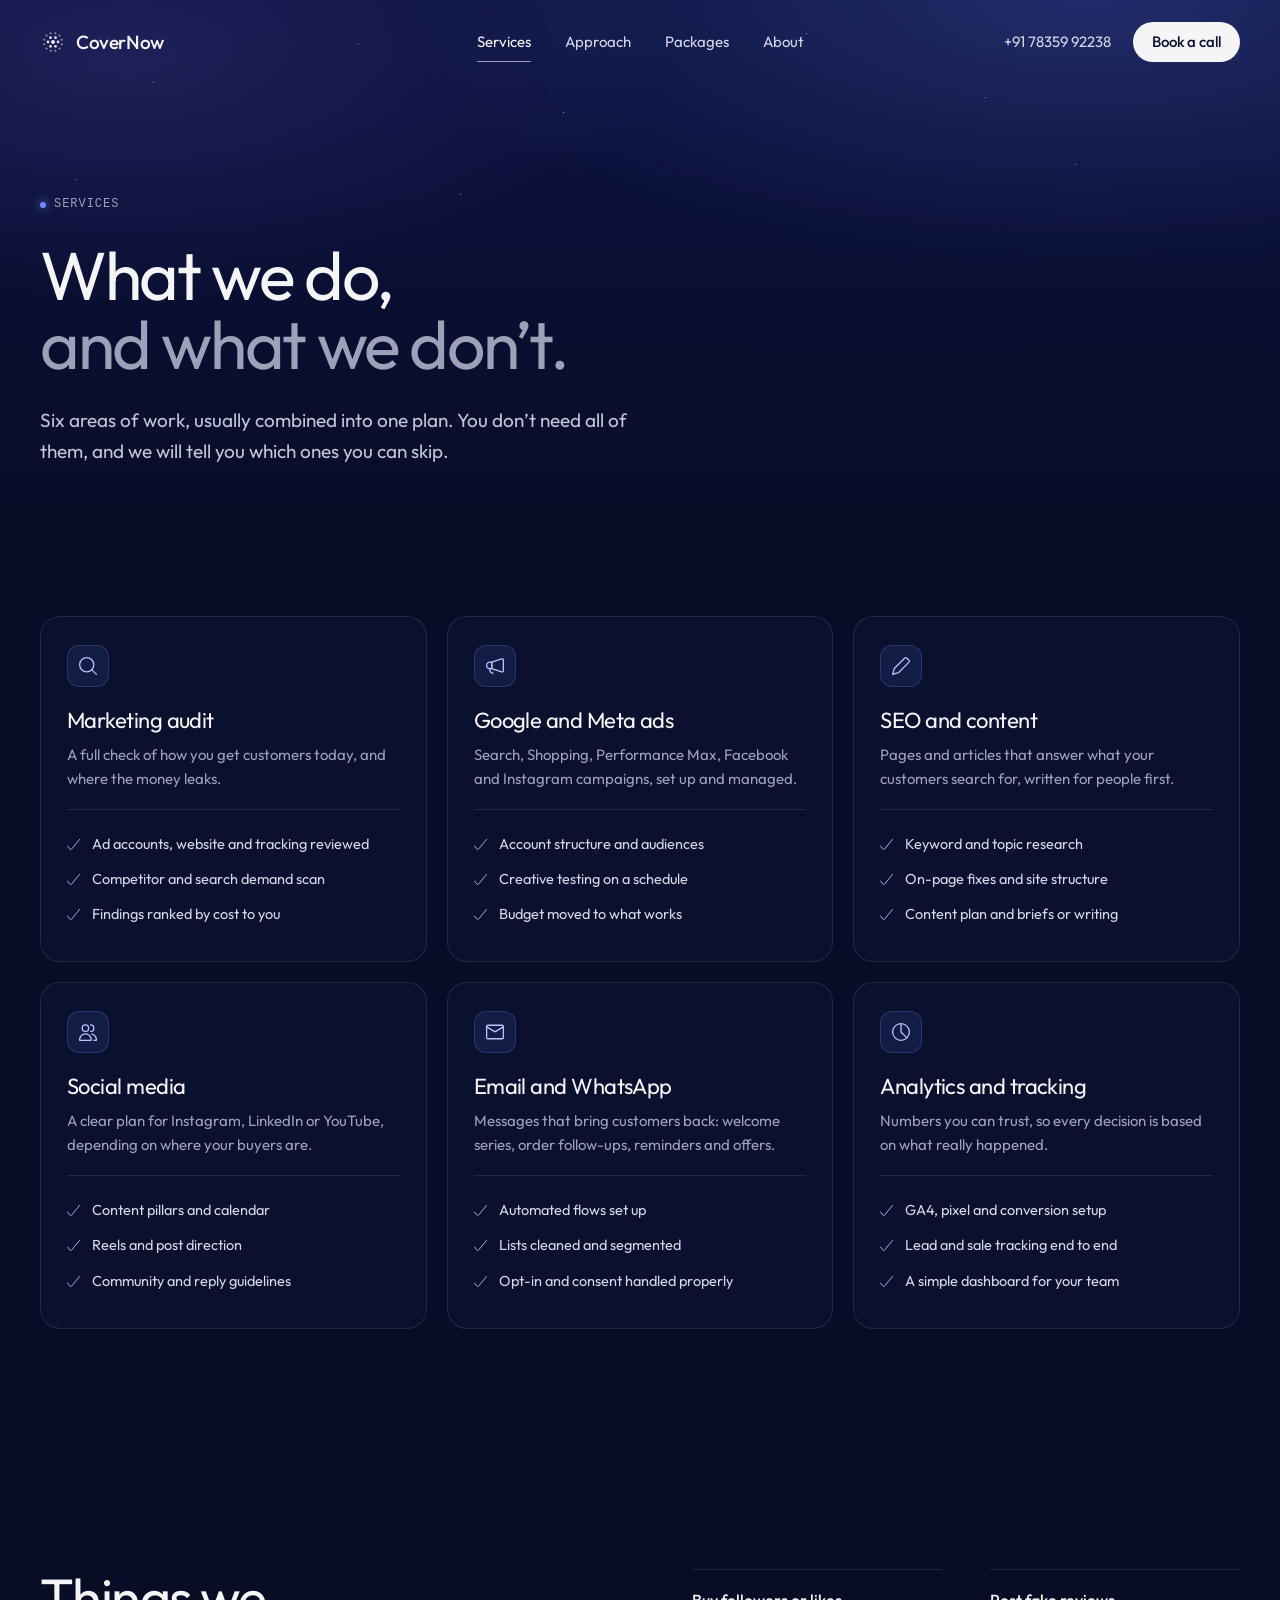
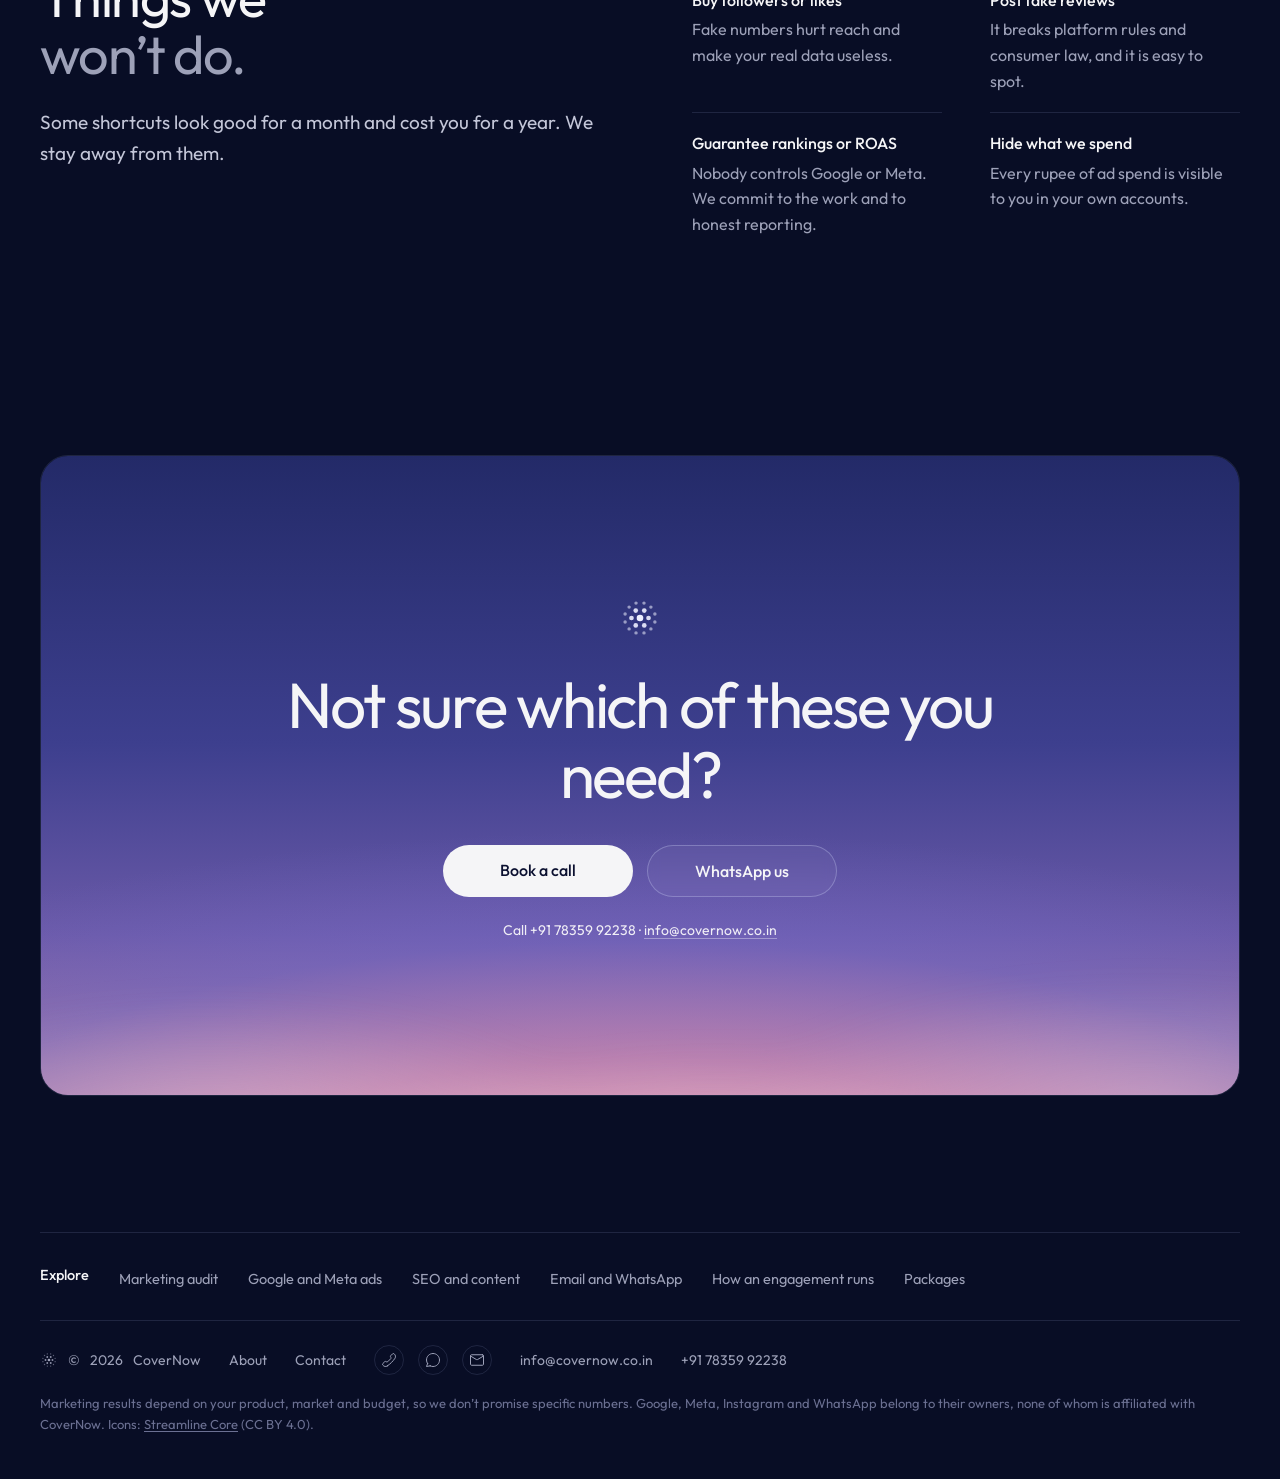
<file: services.html>
<!doctype html>
<html lang="en-IN">
<head>
<meta charset="utf-8">
<meta name="viewport" content="width=device-width, initial-scale=1">
<title>Services | CoverNow</title>
<meta name="description" content="Marketing audits, Google and Meta ads, SEO and content, social media, email and WhatsApp marketing, and analytics setup for growing businesses in India.">
<link rel="canonical" href="https://covernow.co.in/services">
<meta property="og:type" content="website">
<meta property="og:site_name" content="CoverNow">
<meta property="og:title" content="Services | CoverNow">
<meta property="og:description" content="Marketing audits, Google and Meta ads, SEO and content, social media, email and WhatsApp marketing, and analytics setup for growing businesses in India.">
<meta property="og:url" content="https://covernow.co.in/services">
<meta name="theme-color" content="#080d25">
<link rel="icon" href="/assets/favicon.svg" type="image/svg+xml">
<link rel="preconnect" href="https://fonts.googleapis.com">
<link rel="preconnect" href="https://fonts.gstatic.com" crossorigin>
<link href="https://fonts.googleapis.com/css2?family=Outfit:wght@300;400;500;600&display=swap" rel="stylesheet">
<link rel="stylesheet" href="/assets/css/styles.css">

</head>
<body>
<svg xmlns="http://www.w3.org/2000/svg" style="display:none" aria-hidden="true"><symbol id="i-phone" viewBox="0 0 14 14" fill="none"><g> <path stroke="currentColor" stroke-linecap="round" stroke-linejoin="round" d="M5.24782 12.9817c-0.61454 0.3964 -1.34685 0.5692 -2.0738 0.4893 -0.72694 -0.08 -1.40419 -0.4078 -1.91785 -0.9284l-0.449065 -0.4391C0.610232 11.9021 0.5 11.6317 0.5 11.3501c0 -0.2816 0.110232 -0.5521 0.307105 -0.7534L2.71312 8.71061c0.19969 -0.19624 0.46846 -0.3062 0.74844 -0.3062 0.27997 0 0.54875 0.10996 0.74843 0.3062 0.20137 0.19688 0.47181 0.30711 0.75343 0.30711 0.28162 0 0.55205 -0.11023 0.75342 -0.30711l2.99374 -2.99374c0.09987 -0.09842 0.17918 -0.21571 0.23331 -0.34505 0.05413 -0.12934 0.08201 -0.26816 0.08201 -0.40837 0 -0.14022 -0.02788 -0.27903 -0.08201 -0.40838 -0.05413 -0.12934 -0.13344 -0.24663 -0.23331 -0.34505 -0.19624 -0.19968 -0.3062 -0.46846 -0.3062 -0.74843 0 -0.27998 0.10996 -0.54875 0.3062 -0.74844L10.6066 0.817115c0.2014 -0.196874 0.4718 -0.307105 0.7534 -0.307105 0.2817 0 0.5521 0.110231 0.7535 0.307105l0.4391 0.449065c0.5205 0.51366 0.8483 1.19091 0.9283 1.91785 0.08 0.72695 -0.0928 1.45926 -0.4893 2.0738 -2.0657 3.04437 -4.69409 5.66597 -7.74378 7.72387Z" stroke-width="1"></path> </g></symbol><symbol id="i-mail" viewBox="0 0 14 14" fill="none"><g> <path stroke="currentColor" stroke-linecap="round" stroke-linejoin="round" d="M12.5 1.75h-11c-0.552285 0 -1 0.44772 -1 1v8.5c0 0.5523 0.447715 1 1 1h11c0.5523 0 1 -0.4477 1 -1v-8.5c0 -0.55228 -0.4477 -1 -1 -1Z" stroke-width="1"></path> <path stroke="currentColor" stroke-linecap="round" stroke-linejoin="round" d="m0.5 3 5.86 3.52424c0.17969 0.10549 0.40615 0.16326 0.64 0.16326s0.46031 -0.05777 0.64 -0.16326L13.5 3" stroke-width="1"></path> </g></symbol><symbol id="i-chat" viewBox="0 0 14 14" fill="none"><g> <path stroke="currentColor" stroke-linecap="round" stroke-linejoin="round" d="M4.14472 12.8409C5.00659 13.263 5.97562 13.5 7 13.5c3.5899 0 6.5 -2.9101 6.5 -6.5C13.5 3.41015 10.5899 0.5 7 0.5 3.41015 0.5 0.5 3.41015 0.5 7c0 1.33261 0.40102 2.57155 1.08896 3.6027m2.55576 2.2382L0.5 13.5l1.08896 -2.8973m2.55576 2.2382L4.15 12.84m-2.56104 -2.2373L1.59 10.6" stroke-width="1"></path> </g></symbol><symbol id="i-arrow" viewBox="0 0 14 14" fill="none"><path stroke="currentColor" stroke-linecap="round" stroke-linejoin="round" d="M1 7h12.5" stroke-width="1"/><path stroke="currentColor" stroke-linecap="round" stroke-linejoin="round" d="M10 3.5 13.5 7 10 10.5" stroke-width="1"/></symbol><symbol id="i-check" viewBox="0 0 14 14" fill="none"><g> <path stroke="currentColor" stroke-linecap="round" stroke-linejoin="round" d="M0.5 8.55005 3.23 12.06c0.09212 0.1197 0.21016 0.217 0.34525 0.2846 0.13509 0.0675 0.28373 0.1036 0.43475 0.1054 0.14859 0.0018 0.2957 -0.0297 0.43063 -0.0919 0.13492 -0.0623 0.25427 -0.1539 0.34937 -0.2681L13.5 1.55005" stroke-width="1"></path> </g></symbol><symbol id="i-plus" viewBox="0 0 14 14" fill="none"><g> <path stroke="currentColor" stroke-linecap="round" stroke-linejoin="round" d="M7 0.5v13" stroke-width="1"></path> <path stroke="currentColor" stroke-linecap="round" stroke-linejoin="round" d="M0.5 6.95996h13" stroke-width="1"></path> </g></symbol><symbol id="i-search" viewBox="0 0 14 14" fill="none"><g> <path stroke="currentColor" stroke-linecap="round" stroke-linejoin="round" d="M6 11.5c3.03757 0 5.5 -2.46243 5.5 -5.5S9.03757 0.5 6 0.5 0.5 2.96243 0.5 6s2.46243 5.5 5.5 5.5Z" stroke-width="1"></path> <path stroke="currentColor" stroke-linecap="round" stroke-linejoin="round" d="M13.5 13.5 10 10" stroke-width="1"></path> </g></symbol><symbol id="i-megaphone" viewBox="0 0 14 14" fill="none"><g> <path stroke="currentColor" stroke-linecap="round" stroke-linejoin="round" d="M4.5 9.06002 12.18 11.62c0.1504 0.0496 0.3104 0.0628 0.4669 0.0384 0.1564 -0.0243 0.3049 -0.0855 0.4331 -0.1784 0.1292 -0.092 0.2347 -0.2134 0.3078 -0.3543 0.073 -0.1408 0.1115 -0.297 0.1122 -0.4557V2.44002c-0.0007 -0.15865 -0.0392 -0.31485 -0.1122 -0.45569 -0.0731 -0.14084 -0.1786 -0.26229 -0.3078 -0.35431 -0.1291 -0.09126 -0.2779 -0.15062 -0.4344 -0.17322 -0.1564 -0.02259 -0.316 -0.00778 -0.4656 0.04322l-7.68 2.56v5Z" stroke-width="1"></path> <path stroke="currentColor" stroke-linecap="round" stroke-linejoin="round" d="M0.5 6.56006c0 0.3283 0.064664 0.65339 0.190301 0.95671 0.125637 0.30331 0.309789 0.57891 0.541929 0.81106 0.46884 0.46884 1.10473 0.73223 1.76777 0.73223h1.5v-5H3c-0.3283 0 -0.65339 0.06466 -0.95671 0.1903 -0.30331 0.12564 -0.57891 0.30979 -0.81106 0.54193C0.763392 5.26113 0.5 5.89702 0.5 6.56006v0Z" stroke-width="1"></path> <path stroke="currentColor" stroke-linecap="round" stroke-linejoin="round" d="M3 9.06006v1.00004c0 0.3283 0.06466 0.6534 0.1903 0.9567s0.30979 0.5789 0.54193 0.811c0.23215 0.2322 0.50775 0.4163 0.81106 0.542 0.30332 0.1256 0.62841 0.1903 0.95671 0.1903" stroke-width="1"></path> </g></symbol><symbol id="i-chart" viewBox="0 0 14 14" fill="none"><g> <path stroke="currentColor" stroke-linecap="round" stroke-linejoin="round" d="m1.23999 6.54006 11.50001 -5.23" stroke-width="1"></path> <path stroke="currentColor" stroke-linecap="round" stroke-linejoin="round" d="m10.59 0.5 2.15 0.81 -0.8 2.15" stroke-width="1"></path> <path stroke="currentColor" stroke-linecap="round" stroke-linejoin="round" d="M13.25 13.5h-2.5v-7c0 -0.13261 0.0527 -0.25979 0.1464 -0.35355C10.9902 6.05268 11.1174 6 11.25 6h1.5c0.1326 0 0.2598 0.05268 0.3536 0.14645 0.0937 0.09376 0.1464 0.22094 0.1464 0.35355v7Z" stroke-width="1"></path> <path stroke="currentColor" stroke-linecap="round" stroke-linejoin="round" d="M8.25 13.5h-2.5l0 -5.5c0 -0.13261 0.05268 -0.25979 0.14645 -0.35355C5.99021 7.55268 6.11739 7.5 6.25 7.5h1.5c0.13261 0 0.25979 0.05268 0.35355 0.14645 0.09377 0.09376 0.14645 0.22094 0.14645 0.35355v5.5Z" stroke-width="1"></path> <path stroke="currentColor" stroke-linecap="round" stroke-linejoin="round" d="M3.25 13.5H0.75l0 -4c0 -0.13261 0.052679 -0.25979 0.146447 -0.35355C0.990215 9.05268 1.11739 9 1.25 9h1.5c0.13261 0 0.25979 0.05268 0.35355 0.14645 0.09377 0.09376 0.14645 0.22094 0.14645 0.35355l0 4Z" stroke-width="1"></path> </g></symbol><symbol id="i-pie" viewBox="0 0 14 14" fill="none"><g> <path stroke="currentColor" stroke-linecap="round" stroke-linejoin="round" d="M7 13.5c3.5899 0 6.5 -2.9101 6.5 -6.5C13.5 3.41015 10.5899 0.5 7 0.5 3.41015 0.5 0.5 3.41015 0.5 7c0 3.5899 2.91015 6.5 6.5 6.5Z" stroke-width="1"></path> <path stroke="currentColor" stroke-linecap="round" stroke-linejoin="round" d="M7 0.5V7l4.6 4.6" stroke-width="1"></path> </g></symbol><symbol id="i-target" viewBox="0 0 14 14" fill="none"><g> <path stroke="currentColor" stroke-linecap="round" stroke-linejoin="round" d="M13.4795 7.51562c-0.0987 1.24051 -0.5514 2.42661 -1.3044 3.41738 -0.753 0.9908 -1.7745 1.7446 -2.94333 2.1718 -1.16877 0.4273 -2.43564 0.5101 -3.65008 0.2386 -1.21444 -0.2716 -2.32541 -0.886 -3.20092 -1.7704C1.50526 10.6887 0.902011 9.57159 0.642694 8.35448S0.478891 5.8714 0.91789 4.70698c0.439 -1.16442 1.20303 -2.17835 2.20132 -2.92133C4.1175 1.04267 5.30808 0.60187 6.54952 0.515625" stroke-width="1"></path> <path stroke="currentColor" stroke-linecap="round" stroke-linejoin="round" d="M9.79001 8.08996c-0.18058 0.4648 -0.47417 0.87725 -0.85422 1.20006 -0.38005 0.32281 -0.83457 0.5458 -1.32246 0.6488 -0.48789 0.10298 -0.99376 0.08278 -1.47186 -0.05888 -0.4781 -0.14165 -0.91336 -0.40023 -1.26641 -0.75237 -0.35304 -0.35214 -0.61275 -0.78673 -0.75562 -1.26447 -0.14288 -0.47773 -0.16442 -0.98355 -0.06268 -1.4717 0.10175 -0.48816 0.32357 -0.94325 0.6454 -1.32413 0.32183 -0.38088 0.73353 -0.67553 1.19785 -0.85731" stroke-width="1"></path> <path stroke="currentColor" stroke-linecap="round" stroke-linejoin="round" d="m7 7 2.5 -2.5" stroke-width="1"></path> <path stroke="currentColor" stroke-linecap="round" stroke-linejoin="round" d="m11.5 5 -2 -0.5 -0.5 -2 2 -2 0.5 2 2 0.5 -2 2Z" stroke-width="1"></path> </g></symbol><symbol id="i-pencil" viewBox="0 0 14 14" fill="none"><g> <path stroke="currentColor" stroke-linecap="round" stroke-linejoin="round" d="M5 12.24 0.5 13.5l1.26 -4.49998L10 0.800021c0.0931 -0.095246 0.2044 -0.170925 0.3271 -0.222592 0.1228 -0.051668 0.2547 -0.078283 0.3879 -0.078283 0.1332 0 0.2651 0.026615 0.3879 0.078283 0.1227 0.051667 0.234 0.127346 0.3271 0.222592L13.2 2.58002c0.0937 0.09296 0.1681 0.20357 0.2189 0.32542 0.0508 0.12186 0.0769 0.25257 0.0769 0.38458 0 0.13201 -0.0261 0.26272 -0.0769 0.38458 -0.0508 0.12186 -0.1252 0.23246 -0.2189 0.32542L5 12.24Z" stroke-width="1"></path> </g></symbol><symbol id="i-calendar" viewBox="0 0 14 14" fill="none"><g> <path stroke="currentColor" stroke-linecap="round" stroke-linejoin="round" d="M1.5 2c-0.26522 0 -0.51957 0.10536 -0.707107 0.29289C0.605357 2.48043 0.5 2.73478 0.5 3v9.5c0 0.2652 0.105357 0.5196 0.292893 0.7071 0.187537 0.1875 0.441887 0.2929 0.707107 0.2929h11c0.2652 0 0.5196 -0.1054 0.7071 -0.2929s0.2929 -0.4419 0.2929 -0.7071V3c0 -0.26522 -0.1054 -0.51957 -0.2929 -0.70711C13.0196 2.10536 12.7652 2 12.5 2h-2" stroke-width="1"></path> <path stroke="currentColor" stroke-linecap="round" stroke-linejoin="round" d="M0.5 5.5h13" stroke-width="1"></path> <path stroke="currentColor" stroke-linecap="round" stroke-linejoin="round" d="M3.5 0.5v3" stroke-width="1"></path> <path stroke="currentColor" stroke-linecap="round" stroke-linejoin="round" d="M10.5 0.5v3" stroke-width="1"></path> <path stroke="currentColor" stroke-linecap="round" stroke-linejoin="round" d="M3.5 2h5" stroke-width="1"></path> </g></symbol><symbol id="i-folder" viewBox="0 0 14 14" fill="none"><g> <path stroke="currentColor" stroke-linecap="round" stroke-linejoin="round" d="M0.5 12.2499V1.74994c0 -0.26522 0.105357 -0.51957 0.292893 -0.70711C0.98043 0.855293 1.23478 0.749936 1.5 0.749936h3.69c0.22843 -0.006655 0.45226 0.065133 0.63421 0.203414 0.18194 0.13828 0.31104 0.33471 0.36579 0.55659l0.31 1.24h6c0.2652 0 0.5196 0.10535 0.7071 0.29289 0.1875 0.18754 0.2929 0.44189 0.2929 0.70711v8.49996c0 0.2653 -0.1054 0.5196 -0.2929 0.7071 -0.1875 0.1876 -0.4419 0.2929 -0.7071 0.2929h-11c-0.26522 0 -0.51957 -0.1053 -0.707107 -0.2929C0.605357 12.7695 0.5 12.5152 0.5 12.2499Z" stroke-width="1"></path> </g></symbol><symbol id="i-users" viewBox="0 0 14 14" fill="none"><g> <path stroke="currentColor" stroke-linecap="round" stroke-linejoin="round" d="M5 6.5c1.38071 0 2.5 -1.11929 2.5 -2.5S6.38071 1.5 5 1.5 2.5 2.61929 2.5 4 3.61929 6.5 5 6.5Z" stroke-width="1"></path> <path stroke="currentColor" stroke-linecap="round" stroke-linejoin="round" d="M0.5 13.5h9v-0.5421c-0.00796 -0.7622 -0.20898 -1.51 -0.58427 -2.1734 -0.3753 -0.6635 -0.91263 -1.221 -1.5618 -1.62049 -0.64918 -0.3995 -1.38902 -0.62793 -2.15041 -0.66398C5.13564 8.49682 5.06778 8.49514 5 8.495c-0.06778 0.00014 -0.13564 0.00182 -0.20352 0.00503 -0.76139 0.03605 -1.50123 0.26448 -2.15041 0.66398 -0.64917 0.39949 -1.1865 0.95699 -1.5618 1.62049C0.708977 11.4479 0.507961 12.1957 0.5 12.9579V13.5Z" stroke-width="1"></path> <path stroke="currentColor" stroke-linecap="round" stroke-linejoin="round" d="M9 6.5c1.3807 0 2.5 -1.11929 2.5 -2.5S10.3807 1.5 9 1.5" stroke-width="1"></path> <path stroke="currentColor" stroke-linecap="round" stroke-linejoin="round" d="M11.5 13.5001h2v-0.5422c-0.008 -0.7622 -0.209 -1.51 -0.5843 -2.1734 -0.3753 -0.6635 -0.9126 -1.22098 -1.5618 -1.62047 -0.4196 -0.25825 -0.8772 -0.44501 -1.3539 -0.55453" stroke-width="1"></path> </g></symbol><symbol id="i-key" viewBox="0 0 14 14" fill="none"><g> <path stroke="currentColor" stroke-linecap="round" stroke-linejoin="round" d="M5.62 7.38 11.5 1.5l2 2" stroke-width="1"></path> <path stroke="currentColor" stroke-linecap="round" stroke-linejoin="round" d="M9.25 3.75 11 5.5" stroke-width="1"></path> <path stroke="currentColor" stroke-linecap="round" stroke-linejoin="round" d="M3.5 12.5c1.65685 0 3 -1.3431 3 -3 0 -1.65685 -1.34315 -3 -3 -3s-3 1.34315 -3 3c0 1.6569 1.34315 3 3 3Z" stroke-width="1"></path> </g></symbol><symbol id="i-cart" viewBox="0 0 14 14" fill="none"><g> <path stroke="currentColor" stroke-linecap="round" stroke-linejoin="round" d="M0.507528 0.5 2.9497 0.5l0.87 8.65c0.03616 0.23845 0.15728 0.4558 0.34105 0.612 0.18376 0.1562 0.41779 0.2407 0.65895 0.238h6.3c0.2181 0.0114 0.4339 -0.04893 0.6144 -0.17171 0.1806 -0.12279 0.316 -0.30131 0.3856 -0.50829l1.33 -4c0.0496 -0.15038 0.0628 -0.3104 0.0384 -0.46686 -0.0243 -0.15647 -0.0855 -0.30492 -0.1784 -0.43314 -0.0968 -0.13632 -0.2263 -0.24619 -0.3765 -0.31957 -0.1502 -0.07337 -0.3165 -0.1079 -0.4835 -0.10043h-9.15" stroke-width="1"></path> <path stroke="currentColor" stroke-linecap="round" stroke-linejoin="round" d="M10.9497 13.5c-0.2761 0 -0.5 -0.2239 -0.5 -0.5s0.2239 -0.5 0.5 -0.5 0.5 0.2239 0.5 0.5 -0.2239 0.5 -0.5 0.5Z" stroke-width="1"></path> <path stroke="currentColor" stroke-linecap="round" stroke-linejoin="round" d="M4.44971 13.5c-0.27615 0 -0.5 -0.2239 -0.5 -0.5s0.22385 -0.5 0.5 -0.5c0.27614 0 0.5 0.2239 0.5 0.5s-0.22386 0.5 -0.5 0.5Z" stroke-width="1"></path> </g></symbol></svg>
<a class="skip-link" href="#main">Skip to content</a>
<header class="site-header">
  <div class="container nav">
    <a class="brand" href="/" aria-label="CoverNow home"><svg class="brand-mark" viewBox="0 0 32 32" aria-hidden="true"><circle cx="16" cy="16" r="2.4" fill="currentColor"/><circle cx="22.20" cy="16.00" r="1.7" fill="currentColor" opacity="0.9"/><circle cx="19.10" cy="21.37" r="1.7" fill="currentColor" opacity="0.9"/><circle cx="12.90" cy="21.37" r="1.7" fill="currentColor" opacity="0.9"/><circle cx="9.80" cy="16.00" r="1.7" fill="currentColor" opacity="0.9"/><circle cx="12.90" cy="10.63" r="1.7" fill="currentColor" opacity="0.9"/><circle cx="19.10" cy="10.63" r="1.7" fill="currentColor" opacity="0.9"/><circle cx="26.82" cy="18.90" r="1.25" fill="currentColor" opacity="0.55"/><circle cx="23.92" cy="23.92" r="1.25" fill="currentColor" opacity="0.55"/><circle cx="18.90" cy="26.82" r="1.25" fill="currentColor" opacity="0.55"/><circle cx="13.10" cy="26.82" r="1.25" fill="currentColor" opacity="0.55"/><circle cx="8.08" cy="23.92" r="1.25" fill="currentColor" opacity="0.55"/><circle cx="5.18" cy="18.90" r="1.25" fill="currentColor" opacity="0.55"/><circle cx="5.18" cy="13.10" r="1.25" fill="currentColor" opacity="0.55"/><circle cx="8.08" cy="8.08" r="1.25" fill="currentColor" opacity="0.55"/><circle cx="13.10" cy="5.18" r="1.25" fill="currentColor" opacity="0.55"/><circle cx="18.90" cy="5.18" r="1.25" fill="currentColor" opacity="0.55"/><circle cx="23.92" cy="8.08" r="1.25" fill="currentColor" opacity="0.55"/><circle cx="26.82" cy="13.10" r="1.25" fill="currentColor" opacity="0.55"/></svg><span>CoverNow</span></a>
    <nav class="nav-links" aria-label="Main"><a href="/services" aria-current="page">Services</a><a href="/approach">Approach</a><a href="/packages">Packages</a><a href="/about">About</a></nav>
    <div class="nav-actions">
      <a class="phone-link" href="tel:+917835992238">+91 78359 92238</a>
      <a class="btn btn-primary btn-sm" href="/contact">Book a call</a>
      <a class="nav-call" href="tel:+917835992238" aria-label="Call +91 78359 92238"><svg class="icon" aria-hidden="true"><use href="#i-phone"/></svg></a>
      <button class="nav-toggle" type="button" aria-label="Open menu" aria-expanded="false" aria-controls="mobile-menu"><span></span></button>
    </div>
  </div>
</header>
<div class="mobile-menu" id="mobile-menu">
  <nav aria-label="Mobile"><a class="ml" href="/services">Services</a><a class="ml" href="/approach">Approach</a><a class="ml" href="/packages">Packages</a><a class="ml" href="/about">About</a><a class="ml" href="/contact">Contact</a></nav>
  <div class="hero-ctas">
    <a class="btn btn-primary" href="tel:+917835992238"><svg class="icon" aria-hidden="true"><use href="#i-phone"/></svg>Call +91 78359 92238</a>
    <a class="btn btn-ghost" href="https://wa.me/917835992238" target="_blank" rel="noopener"><svg class="icon" aria-hidden="true"><use href="#i-chat"/></svg>WhatsApp</a>
  </div>
</div>
<main id="main">
<section class="page-hero">
  <div class="hero-bg"><div class="sky"></div><div class="stars"></div></div>
  <div class="container">
    <p class="eyebrow">Services</p>
    <h1 class="display">What we do,<br><span class="soft">and what we don&rsquo;t.</span></h1>
    <p class="lead">Six areas of work, usually combined into one plan. You don&rsquo;t need all of them, and we will tell you which ones you can skip.</p>
  </div>
</section>

<section class="section" aria-labelledby="svc-title" style="padding-top:40px">
  <div class="container">
    <h2 class="visually-hidden" id="svc-title">Services</h2>
    <div class="svc-grid" style="margin-top:0">
      <article class="svc" id="audit">
        <span class="svc-ico"><svg class="icon" aria-hidden="true"><use href="#i-search"/></svg></span>
        <h3>Marketing audit</h3>
        <p>A full check of how you get customers today, and where the money leaks.</p>
        <ul class="checks"><li><svg class="icon" aria-hidden="true"><use href="#i-check"/></svg><span>Ad accounts, website and tracking reviewed</span></li><li><svg class="icon" aria-hidden="true"><use href="#i-check"/></svg><span>Competitor and search demand scan</span></li><li><svg class="icon" aria-hidden="true"><use href="#i-check"/></svg><span>Findings ranked by cost to you</span></li></ul>
      </article>
      <article class="svc" id="performance">
        <span class="svc-ico"><svg class="icon" aria-hidden="true"><use href="#i-megaphone"/></svg></span>
        <h3>Google and Meta ads</h3>
        <p>Search, Shopping, Performance Max, Facebook and Instagram campaigns, set up and managed.</p>
        <ul class="checks"><li><svg class="icon" aria-hidden="true"><use href="#i-check"/></svg><span>Account structure and audiences</span></li><li><svg class="icon" aria-hidden="true"><use href="#i-check"/></svg><span>Creative testing on a schedule</span></li><li><svg class="icon" aria-hidden="true"><use href="#i-check"/></svg><span>Budget moved to what works</span></li></ul>
      </article>
      <article class="svc" id="seo">
        <span class="svc-ico"><svg class="icon" aria-hidden="true"><use href="#i-pencil"/></svg></span>
        <h3>SEO and content</h3>
        <p>Pages and articles that answer what your customers search for, written for people first.</p>
        <ul class="checks"><li><svg class="icon" aria-hidden="true"><use href="#i-check"/></svg><span>Keyword and topic research</span></li><li><svg class="icon" aria-hidden="true"><use href="#i-check"/></svg><span>On-page fixes and site structure</span></li><li><svg class="icon" aria-hidden="true"><use href="#i-check"/></svg><span>Content plan and briefs or writing</span></li></ul>
      </article>
      <article class="svc" id="social">
        <span class="svc-ico"><svg class="icon" aria-hidden="true"><use href="#i-users"/></svg></span>
        <h3>Social media</h3>
        <p>A clear plan for Instagram, LinkedIn or YouTube, depending on where your buyers are.</p>
        <ul class="checks"><li><svg class="icon" aria-hidden="true"><use href="#i-check"/></svg><span>Content pillars and calendar</span></li><li><svg class="icon" aria-hidden="true"><use href="#i-check"/></svg><span>Reels and post direction</span></li><li><svg class="icon" aria-hidden="true"><use href="#i-check"/></svg><span>Community and reply guidelines</span></li></ul>
      </article>
      <article class="svc" id="retention">
        <span class="svc-ico"><svg class="icon" aria-hidden="true"><use href="#i-mail"/></svg></span>
        <h3>Email and WhatsApp</h3>
        <p>Messages that bring customers back: welcome series, order follow-ups, reminders and offers.</p>
        <ul class="checks"><li><svg class="icon" aria-hidden="true"><use href="#i-check"/></svg><span>Automated flows set up</span></li><li><svg class="icon" aria-hidden="true"><use href="#i-check"/></svg><span>Lists cleaned and segmented</span></li><li><svg class="icon" aria-hidden="true"><use href="#i-check"/></svg><span>Opt-in and consent handled properly</span></li></ul>
      </article>
      <article class="svc" id="tracking">
        <span class="svc-ico"><svg class="icon" aria-hidden="true"><use href="#i-pie"/></svg></span>
        <h3>Analytics and tracking</h3>
        <p>Numbers you can trust, so every decision is based on what really happened.</p>
        <ul class="checks"><li><svg class="icon" aria-hidden="true"><use href="#i-check"/></svg><span>GA4, pixel and conversion setup</span></li><li><svg class="icon" aria-hidden="true"><use href="#i-check"/></svg><span>Lead and sale tracking end to end</span></li><li><svg class="icon" aria-hidden="true"><use href="#i-check"/></svg><span>A simple dashboard for your team</span></li></ul>
      </article>
    </div>
  </div>
</section>

<section class="section" aria-labelledby="not-title">
  <div class="container split">
    <div>
      <h2 class="h-section" id="not-title">Things we<br><span class="soft">won&rsquo;t do.</span></h2>
      <p class="lead" style="margin-top:24px">Some shortcuts look good for a month and cost you for a year. We stay away from them.</p>
    </div>
    <ul class="not-list" style="margin-top:0">
      <li><strong>Buy followers or likes</strong>Fake numbers hurt reach and make your real data useless.</li>
      <li><strong>Post fake reviews</strong>It breaks platform rules and consumer law, and it is easy to spot.</li>
      <li><strong>Guarantee rankings or ROAS</strong>Nobody controls Google or Meta. We commit to the work and to honest reporting.</li>
      <li><strong>Hide what we spend</strong>Every rupee of ad spend is visible to you in your own accounts.</li>
    </ul>
  </div>
</section>

<section class="section-tight" aria-labelledby="cta-title">
  <div class="container">
    <div class="cta-panel">
      <svg class="mark" viewBox="0 0 32 32" aria-hidden="true"><circle cx="16" cy="16" r="2.4" fill="currentColor"/><circle cx="22.20" cy="16.00" r="1.7" fill="currentColor" opacity="0.9"/><circle cx="19.10" cy="21.37" r="1.7" fill="currentColor" opacity="0.9"/><circle cx="12.90" cy="21.37" r="1.7" fill="currentColor" opacity="0.9"/><circle cx="9.80" cy="16.00" r="1.7" fill="currentColor" opacity="0.9"/><circle cx="12.90" cy="10.63" r="1.7" fill="currentColor" opacity="0.9"/><circle cx="19.10" cy="10.63" r="1.7" fill="currentColor" opacity="0.9"/><circle cx="26.82" cy="18.90" r="1.25" fill="currentColor" opacity="0.55"/><circle cx="23.92" cy="23.92" r="1.25" fill="currentColor" opacity="0.55"/><circle cx="18.90" cy="26.82" r="1.25" fill="currentColor" opacity="0.55"/><circle cx="13.10" cy="26.82" r="1.25" fill="currentColor" opacity="0.55"/><circle cx="8.08" cy="23.92" r="1.25" fill="currentColor" opacity="0.55"/><circle cx="5.18" cy="18.90" r="1.25" fill="currentColor" opacity="0.55"/><circle cx="5.18" cy="13.10" r="1.25" fill="currentColor" opacity="0.55"/><circle cx="8.08" cy="8.08" r="1.25" fill="currentColor" opacity="0.55"/><circle cx="13.10" cy="5.18" r="1.25" fill="currentColor" opacity="0.55"/><circle cx="18.90" cy="5.18" r="1.25" fill="currentColor" opacity="0.55"/><circle cx="23.92" cy="8.08" r="1.25" fill="currentColor" opacity="0.55"/><circle cx="26.82" cy="13.10" r="1.25" fill="currentColor" opacity="0.55"/></svg>
      <h2 id="cta-title">Not sure which of these you need?</h2>
      <div class="hero-ctas">
        <a class="btn btn-primary" href="/contact">Book a call</a>
        <a class="btn btn-ghost" href="https://wa.me/917835992238" target="_blank" rel="noopener">WhatsApp us</a>
      </div>
      <p class="hero-note">Call +91 78359 92238 &middot; <a href="mailto:info@covernow.co.in">info@covernow.co.in</a></p>
    </div>
  </div>
</section>

</main>
<footer class="site-footer">
  <div class="container">
    <div class="footer-top">
      <strong>Explore</strong>
      <a href="/services">Marketing audit</a>
      <a href="/services#performance">Google and Meta ads</a>
      <a href="/services#seo">SEO and content</a>
      <a href="/services#retention">Email and WhatsApp</a>
      <a href="/approach">How an engagement runs</a>
      <a href="/packages">Packages</a>
    </div>
    <div class="footer-legal">
      <span class="copy"><svg class="brand-mark" viewBox="0 0 32 32" aria-hidden="true"><circle cx="16" cy="16" r="2.4" fill="currentColor"/><circle cx="22.20" cy="16.00" r="1.7" fill="currentColor" opacity="0.9"/><circle cx="19.10" cy="21.37" r="1.7" fill="currentColor" opacity="0.9"/><circle cx="12.90" cy="21.37" r="1.7" fill="currentColor" opacity="0.9"/><circle cx="9.80" cy="16.00" r="1.7" fill="currentColor" opacity="0.9"/><circle cx="12.90" cy="10.63" r="1.7" fill="currentColor" opacity="0.9"/><circle cx="19.10" cy="10.63" r="1.7" fill="currentColor" opacity="0.9"/><circle cx="26.82" cy="18.90" r="1.25" fill="currentColor" opacity="0.55"/><circle cx="23.92" cy="23.92" r="1.25" fill="currentColor" opacity="0.55"/><circle cx="18.90" cy="26.82" r="1.25" fill="currentColor" opacity="0.55"/><circle cx="13.10" cy="26.82" r="1.25" fill="currentColor" opacity="0.55"/><circle cx="8.08" cy="23.92" r="1.25" fill="currentColor" opacity="0.55"/><circle cx="5.18" cy="18.90" r="1.25" fill="currentColor" opacity="0.55"/><circle cx="5.18" cy="13.10" r="1.25" fill="currentColor" opacity="0.55"/><circle cx="8.08" cy="8.08" r="1.25" fill="currentColor" opacity="0.55"/><circle cx="13.10" cy="5.18" r="1.25" fill="currentColor" opacity="0.55"/><circle cx="18.90" cy="5.18" r="1.25" fill="currentColor" opacity="0.55"/><circle cx="23.92" cy="8.08" r="1.25" fill="currentColor" opacity="0.55"/><circle cx="26.82" cy="13.10" r="1.25" fill="currentColor" opacity="0.55"/></svg>&copy; <span data-year>2026</span> CoverNow</span>
      <a href="/about">About</a>
      <a href="/contact">Contact</a>
      <span class="socials">
        <a href="tel:+917835992238" aria-label="Call us"><svg class="icon" aria-hidden="true"><use href="#i-phone"/></svg></a>
        <a href="https://wa.me/917835992238" target="_blank" rel="noopener" aria-label="Message us on WhatsApp"><svg class="icon" aria-hidden="true"><use href="#i-chat"/></svg></a>
        <a href="mailto:info@covernow.co.in" aria-label="Email us"><svg class="icon" aria-hidden="true"><use href="#i-mail"/></svg></a>
      </span>
      <a href="mailto:info@covernow.co.in">info@covernow.co.in</a>
      <a href="tel:+917835992238">+91 78359 92238</a>
    </div>
    <p class="disclaimer">Marketing results depend on your product, market and budget, so we don&rsquo;t promise specific numbers. Google, Meta, Instagram and WhatsApp belong to their owners, none of whom is affiliated with CoverNow. Icons: <a href="https://www.streamlinehq.com/icons/core-line-free" target="_blank" rel="noopener">Streamline Core</a> (CC BY 4.0).</p>
  </div>
</footer>
<script src="/assets/js/main.js" defer></script>
</body>
</html>
</file>
<file: assets/css/styles.css>
/* CoverNow — site styles
   Dark navy base, light geometric headings, thin low-contrast borders.
   Gradients are used only in the hero, the highlighted package and the closing panel. */

:root {
  --bg: #080d25;
  --bg-2: #0a1030;
  --panel: rgba(34, 44, 104, 0.32);
  --panel-solid: #0e1538;
  --panel-deep: #070b20;
  --text: #f5f5f7;
  --muted: #9da1b8;
  --faint: #6b7092;
  --border: rgba(170, 180, 230, 0.14);
  --border-strong: rgba(170, 180, 230, 0.26);
  --blue: #6f8cff;
  --violet: #9b7bff;
  --pink: #f2a7c3;
  --green: #5fd3a0;
  --amber: #f3c15b;
  --radius: 16px;
  --radius-lg: 28px;
  --container: 1200px;
  --gutter: clamp(20px, 4vw, 40px);
  --font: "Outfit", system-ui, -apple-system, "Segoe UI", Roboto, sans-serif;
  --mono: ui-monospace, "SFMono-Regular", Menlo, Consolas, monospace;
}

*, *::before, *::after { box-sizing: border-box; }
html { -webkit-text-size-adjust: 100%; scroll-behavior: smooth; }
body {
  margin: 0;
  background: var(--bg);
  color: var(--text);
  font-family: var(--font);
  font-size: 16px;
  line-height: 1.6;
  -webkit-font-smoothing: antialiased;
  text-rendering: optimizeLegibility;
}
img, svg { display: block; max-width: 100%; }
a { color: inherit; text-decoration: none; }
button { font: inherit; color: inherit; }
p { margin: 0; }
h1, h2, h3, h4 { margin: 0; font-weight: 400; letter-spacing: -0.025em; line-height: 1.08; }
ul { margin: 0; padding: 0; list-style: none; }
::selection { background: rgba(111, 140, 255, 0.35); }

:focus-visible { outline: 2px solid var(--blue); outline-offset: 3px; border-radius: 6px; }

.skip-link {
  position: absolute; left: 16px; top: -60px; z-index: 100;
  background: var(--text); color: var(--bg); padding: 10px 16px; border-radius: 999px; font-weight: 500;
}
.skip-link:focus { top: 16px; }

.container { width: 100%; max-width: calc(var(--container) + var(--gutter) * 2); margin: 0 auto; padding: 0 var(--gutter); }

.icon { width: 1em; height: 1em; flex: none; }
.icon use { stroke: currentColor; }

/* ---------- Type ---------- */
.display { font-size: clamp(42px, 6.4vw, 76px); font-weight: 400; letter-spacing: -0.035em; line-height: 1.02; }
.h-section { font-size: clamp(34px, 4.6vw, 54px); font-weight: 400; letter-spacing: -0.03em; line-height: 1.06; }
.h-section .soft, .display .soft { color: var(--muted); }
.lead { font-size: clamp(17px, 1.6vw, 19px); color: #c3c6d8; line-height: 1.6; }
.body-muted { color: var(--muted); }
.eyebrow {
  display: inline-flex; align-items: center; gap: 8px;
  font-family: var(--mono); font-size: 12px; letter-spacing: 0.08em; text-transform: uppercase; color: var(--muted);
}
.eyebrow::before { content: ""; width: 6px; height: 6px; border-radius: 50%; background: var(--blue); box-shadow: 0 0 10px var(--blue); }

/* ---------- Buttons ---------- */
.btn {
  display: inline-flex; align-items: center; justify-content: center; gap: 8px;
  height: 52px; padding: 0 28px; border-radius: 999px;
  font-size: 16px; font-weight: 500; letter-spacing: -0.005em; white-space: nowrap;
  border: 1px solid transparent; cursor: pointer;
  transition: transform .2s ease, background-color .2s ease, border-color .2s ease, filter .2s ease;
}
.btn:hover { transform: translateY(-1px); }
.btn-primary { background: var(--text); color: #0b1030; }
.btn-primary:hover { filter: brightness(0.94); }
.btn-ghost { background: rgba(255, 255, 255, 0.04); border-color: rgba(220, 225, 255, 0.28); color: var(--text); backdrop-filter: blur(6px); }
.btn-ghost:hover { background: rgba(255, 255, 255, 0.08); border-color: rgba(220, 225, 255, 0.42); }
.btn-sm { height: 40px; padding: 0 18px; font-size: 15px; }
.btn-block { width: 100%; }
.btn .icon { width: 15px; height: 15px; }

.text-link { display: inline-flex; align-items: center; gap: 6px; font-weight: 500; color: var(--text); font-size: 15px; }
.text-link .icon { width: 13px; height: 13px; transition: transform .2s ease; }
.text-link:hover .icon { transform: translateX(3px); }
.underline { text-decoration: underline; text-decoration-color: rgba(245, 245, 247, 0.35); text-underline-offset: 3px; }
.underline:hover { text-decoration-color: var(--text); }

/* ---------- Header ---------- */
.site-header { position: absolute; inset: 0 0 auto 0; z-index: 50; }
.site-header.is-solid { position: relative; background: var(--bg); border-bottom: 1px solid var(--border); }
.nav { display: grid; grid-template-columns: 1fr auto 1fr; align-items: center; height: 84px; }
.brand { display: inline-flex; align-items: center; gap: 10px; font-size: 19px; font-weight: 500; letter-spacing: -0.02em; }
.brand-mark { width: 26px; height: 26px; }
.nav-links { display: flex; gap: 34px; font-size: 15px; color: #d4d7e6; }
.nav-links a { padding: 6px 0; position: relative; transition: color .2s; }
.nav-links a:hover, .nav-links a[aria-current="page"] { color: var(--text); }
.nav-links a[aria-current="page"]::after { content: ""; position: absolute; left: 0; right: 0; bottom: -2px; height: 1px; background: rgba(245,245,247,.6); }
.nav-actions { display: flex; justify-content: flex-end; align-items: center; gap: 22px; font-size: 15px; }
.nav-actions .phone-link { color: #d4d7e6; }
.nav-actions .phone-link:hover { color: var(--text); }
.nav-call { display: none; width: 44px; height: 44px; border-radius: 999px; border: 1px solid var(--border-strong); align-items: center; justify-content: center; }
.nav-call .icon { width: 16px; height: 16px; }
.nav-toggle { display: none; background: none; border: 1px solid var(--border-strong); border-radius: 999px; width: 44px; height: 44px; align-items: center; justify-content: center; cursor: pointer; }
.nav-toggle span, .nav-toggle span::before, .nav-toggle span::after { display: block; width: 16px; height: 1.5px; background: var(--text); position: relative; transition: transform .25s, background .25s; }
.nav-toggle span::before, .nav-toggle span::after { content: ""; position: absolute; left: 0; }
.nav-toggle span::before { top: -5px; }
.nav-toggle span::after { top: 5px; }
.nav-open .nav-toggle span { background: transparent; }
.nav-open .nav-toggle span::before { transform: translateY(5px) rotate(45deg); }
.nav-open .nav-toggle span::after { transform: translateY(-5px) rotate(-45deg); }
.mobile-menu { display: none; }

/* ---------- Hero ---------- */
.hero {
  position: relative; overflow: hidden; isolation: isolate;
  min-height: 100vh; min-height: 100svh;
  display: flex; flex-direction: column; justify-content: center;
  padding: 140px 0 48px; text-align: center;
}
.hero-bg { position: absolute; inset: 0; z-index: -1; pointer-events: none; }
.hero-bg .sky {
  position: absolute; inset: 0;
  background:
    radial-gradient(120% 70% at 50% 108%, rgba(242, 167, 195, 0.55) 0%, rgba(178, 120, 220, 0.35) 30%, rgba(90, 92, 200, 0.2) 52%, transparent 72%),
    radial-gradient(80% 60% at 82% 18%, rgba(111, 140, 255, 0.22), transparent 60%),
    radial-gradient(70% 55% at 12% 30%, rgba(155, 123, 255, 0.16), transparent 62%),
    linear-gradient(180deg, #070b22 0%, #10164a 46%, #2a2470 72%, #4a3a8c 100%);
}
.hero-bg .stars {
  position: absolute; inset: 0 0 35% 0; opacity: .55;
  background-image:
    radial-gradient(1px 1px at 12% 22%, #fff 50%, transparent 51%),
    radial-gradient(1px 1px at 28% 12%, #dfe4ff 50%, transparent 51%),
    radial-gradient(1.4px 1.4px at 44% 30%, #fff 50%, transparent 51%),
    radial-gradient(1px 1px at 63% 9%, #dfe4ff 50%, transparent 51%),
    radial-gradient(1px 1px at 77% 26%, #fff 50%, transparent 51%),
    radial-gradient(1.3px 1.3px at 90% 14%, #fff 50%, transparent 51%),
    radial-gradient(1px 1px at 6% 48%, #dfe4ff 50%, transparent 51%),
    radial-gradient(1px 1px at 36% 52%, #fff 50%, transparent 51%),
    radial-gradient(1px 1px at 84% 44%, #dfe4ff 50%, transparent 51%),
    radial-gradient(1px 1px at 55% 40%, #fff 50%, transparent 51%);
}
.hero-bg .grid { position: absolute; left: 50%; bottom: 0; width: 1800px; height: 46%; transform: translateX(-50%); opacity: .5; }
.hero-bg .fade { position: absolute; inset: auto 0 0 0; height: 220px; background: linear-gradient(180deg, transparent, var(--bg)); }
.hero .display { max-width: 980px; margin: 0 auto; }
.hero .lead { max-width: 640px; margin: 28px auto 0; color: #dcdeea; }
.hero-ctas { display: flex; flex-wrap: wrap; gap: 14px; justify-content: center; margin-top: 40px; }
.hero-ctas .btn { min-width: 190px; }
.hero-note { margin-top: 22px; font-size: 14px; color: #c9cbdb; }
.hero-note a { text-decoration: underline; text-underline-offset: 3px; text-decoration-color: rgba(255,255,255,.35); }

/* Channel strip */
.strip {
  margin: 64px auto 0; display: inline-flex; align-items: center; gap: 26px; flex-wrap: wrap; justify-content: center;
  padding: 12px 14px 12px 24px; border-radius: 999px;
  background: rgba(10, 14, 40, 0.55); border: 1px solid rgba(200, 205, 255, 0.16); backdrop-filter: blur(10px);
  font-size: 15px;
}
.strip-label { color: var(--muted); font-size: 14px; }
.strip ul { display: flex; flex-wrap: wrap; gap: 22px; justify-content: center; }
.strip li { display: inline-flex; align-items: center; gap: 9px; color: #e8e9f2; }
.chip-mark { width: 30px; height: 30px; border-radius: 50%; display: grid; place-items: center; background: rgba(255,255,255,0.06); border: 1px solid rgba(200,205,255,0.18); }
.chip-mark .icon { width: 14px; height: 14px; }

/* Page hero (inner pages) */
.page-hero { position: relative; overflow: hidden; isolation: isolate; padding: 190px 0 110px; }
.page-hero .hero-bg .sky {
  background:
    radial-gradient(90% 80% at 85% 0%, rgba(111, 140, 255, 0.22), transparent 60%),
    radial-gradient(70% 70% at 10% 10%, rgba(155, 123, 255, 0.14), transparent 60%),
    linear-gradient(180deg, #0b1140 0%, var(--bg) 100%);
}
.page-hero .display { font-size: clamp(40px, 5.6vw, 68px); max-width: 900px; }
.page-hero .lead { max-width: 620px; margin-top: 26px; }
.page-hero .eyebrow { margin-bottom: 26px; }

/* ---------- Sections ---------- */
.section { padding: 120px 0; }
.section-tight { padding: 80px 0; }
.gap-xl { height: clamp(120px, 18vw, 240px); }
.split { display: grid; grid-template-columns: 1.05fr 1fr; gap: clamp(32px, 6vw, 96px); align-items: start; }
.split-center { align-items: center; }
.split p + p { margin-top: 16px; }
.section-head { max-width: 760px; }
.section-head .lead { margin-top: 22px; }
.center { text-align: center; margin-left: auto; margin-right: auto; }

/* ---------- Workstream diagram ---------- */
.diagram {
  position: relative; margin-top: 72px; color: rgba(170, 185, 255, 0.42);
  display: grid; grid-template-columns: minmax(220px, 290px) 56px 1fr; align-items: center;
}
.diagram > * { color: var(--text); }
.branch { position: relative; align-self: stretch; color: rgba(170, 185, 255, 0.42); }
.branch::before { content: ""; position: absolute; left: 0; width: 50%; top: 50%; border-top: 1px solid currentColor; }
.branch::after { content: ""; position: absolute; left: 50%; top: calc((100% - 44px) / 6); bottom: calc((100% - 44px) / 6); border-left: 1px solid currentColor; }
.streams { display: grid; grid-auto-rows: 1fr; gap: 22px; }
.dg-stream { position: relative; display: grid; grid-template-columns: 1fr 40px 1.1fr; align-items: center; }
.dg-stream::before { content: ""; position: absolute; left: -28px; width: 28px; top: 50%; border-top: 1px solid rgba(170, 185, 255, 0.42); }
.dg-stream::after { content: ""; position: absolute; left: -3px; top: calc(50% - 2.5px); width: 5px; height: 5px; border-radius: 50%; background: #c9d2ff; }
.dg-link { position: relative; height: 1px; background: rgba(170, 185, 255, 0.42); }
.dg-link::after { content: ""; position: absolute; right: -3px; top: -2px; width: 5px; height: 5px; border-radius: 50%; background: #c9d2ff; }
.dg-card { background: linear-gradient(180deg, rgba(40, 50, 120, 0.42), rgba(24, 30, 80, 0.38)); border: 1px solid rgba(150, 165, 255, 0.2); border-radius: var(--radius); padding: 18px 20px; box-shadow: inset 0 1px 0 rgba(255,255,255,0.05); }
.dg-head { display: flex; justify-content: space-between; align-items: baseline; gap: 12px; }
.dg-title { font-size: 19px; font-weight: 500; letter-spacing: -0.015em; }
.dg-tag { font-size: 12px; color: var(--muted); font-family: var(--mono); }
.dg-card p { margin-top: 10px; font-size: 14px; color: var(--muted); line-height: 1.55; }
.dg-chips { display: flex; flex-wrap: wrap; gap: 6px; margin-top: 14px; }
.chip { display: inline-flex; align-items: center; gap: 6px; font-size: 12.5px; padding: 5px 11px; border-radius: 999px; border: 1px solid var(--border-strong); color: #cfd2e4; background: rgba(255,255,255,0.03); }
.dg-tasks { background: rgba(14, 20, 56, 0.7); border: 1px solid var(--border); border-radius: var(--radius); overflow: hidden; }
.dg-task { display: flex; align-items: center; justify-content: space-between; gap: 12px; padding: 12px 16px; font-size: 14.5px; }
.dg-task + .dg-task { border-top: 1px solid var(--border); }
.dg-task-name { display: flex; align-items: center; gap: 10px; color: #e6e7f0; }
.dg-task-name .icon { width: 14px; height: 14px; color: var(--muted); }
.status { display: inline-flex; align-items: center; gap: 6px; font-size: 12.5px; white-space: nowrap; font-family: var(--mono); }
.status::before { content: ""; width: 6px; height: 6px; border-radius: 50%; background: currentColor; }
.s-progress { color: #8ea4ff; }
.s-you { color: var(--amber); }
.s-done { color: var(--green); }
.s-planned { color: var(--faint); }
.legend { display: flex; flex-wrap: wrap; gap: 18px; margin-top: 22px; justify-content: flex-end; }.defs { display: grid; grid-template-columns: repeat(3, 1fr); gap: 40px; margin-top: 88px; padding-top: 36px; border-top: 1px solid var(--border); }
.defs h3 { font-size: 20px; font-weight: 500; letter-spacing: -0.015em; }
.defs p { margin-top: 10px; color: var(--muted); font-size: 15px; }

/* ---------- Feature cards ---------- */
.cards-3 { display: grid; grid-template-columns: repeat(3, 1fr); gap: 20px; margin-top: 64px; }
.card {
  position: relative; border-radius: var(--radius-lg); padding: 22px 22px 28px;
  background: linear-gradient(180deg, rgba(36, 46, 112, 0.36) 0%, rgba(12, 17, 48, 0.6) 55%);
  border: 1px solid var(--border);
  transition: transform .25s ease, border-color .25s ease;
}
.card:hover { transform: translateY(-2px); border-color: var(--border-strong); }
.card { display: flex; flex-direction: column; min-width: 0; }
.price-card, .svc, .dg-stream > * { min-width: 0; }
.card .ui { min-height: 270px; display: flex; flex-direction: column; }
.card .ui-body { flex: 1; display: flex; flex-direction: column; }
.card .ui-week { flex: 1; }

.card h3 { display: flex; align-items: center; gap: 10px; font-size: 21px; font-weight: 400; margin-top: 26px; }
.card h3 .icon { width: 16px; height: 16px; color: var(--muted); }
.card p { margin-top: 12px; color: var(--muted); font-size: 15px; }
.card .text-link { margin-top: 18px; }

.ui {
  background: rgba(8, 12, 34, 0.88); border: 1px solid rgba(160, 175, 255, 0.18); border-radius: 14px;
  box-shadow: inset 0 1px 0 rgba(255,255,255,0.05), 0 20px 50px -30px rgba(90, 110, 255, 0.6);
  font-size: 12.5px; overflow: hidden;
}
.ui-bar { display: flex; align-items: center; justify-content: space-between; gap: 8px; padding: 10px 14px; border-bottom: 1px solid var(--border); }
.ui-bar strong { font-weight: 500; font-size: 13px; display: inline-flex; align-items: center; gap: 8px; }
.ui-bar strong .icon { width: 13px; height: 13px; color: var(--muted); }
.ui-badge { font-family: var(--mono); font-size: 11px; color: var(--muted); border: 1px solid var(--border-strong); padding: 2px 8px; border-radius: 999px; }
.ui-body { padding: 12px 14px 14px; }
.ui-label { font-family: var(--mono); font-size: 10.5px; letter-spacing: .08em; text-transform: uppercase; color: var(--faint); margin-bottom: 8px; }
.ui-row { display: grid; grid-template-columns: 88px 1fr auto; align-items: center; gap: 10px; padding: 7px 0; }
.ui-row + .ui-row { border-top: 1px solid rgba(170,180,230,.08); }
.ui-row span:first-child { color: #d9dbe8; }
.ui-meter { height: 6px; border-radius: 99px; background: rgba(255,255,255,0.06); overflow: hidden; }
.ui-meter i { display: block; height: 100%; border-radius: inherit; background: linear-gradient(90deg, #5a73f0, #9b7bff); }
.ui-note { color: var(--muted); font-family: var(--mono); font-size: 11px; }
.ui-callout { margin-top: 10px; padding: 9px 11px; border-radius: 10px; background: rgba(111, 140, 255, 0.1); border: 1px solid rgba(111, 140, 255, 0.25); color: #d6dcff; line-height: 1.45; }
.ui-list li { display: flex; align-items: flex-start; justify-content: space-between; gap: 10px; padding: 8px 0; color: #d9dbe8; line-height: 1.4; }
.ui-list li + li { border-top: 1px solid rgba(170,180,230,.08); }
.sev { font-family: var(--mono); font-size: 10.5px; padding: 2px 7px; border-radius: 6px; white-space: nowrap; }
.sev-high { color: #ffb3a6; background: rgba(255, 120, 100, 0.12); }
.sev-med { color: var(--amber); background: rgba(243, 193, 91, 0.12); }
.sev-low { color: #b8bdd6; background: rgba(255,255,255,0.06); }
.ui-week { display: grid; grid-template-columns: repeat(5, 1fr); gap: 6px; }
.ui-day { border: 1px solid rgba(170,180,230,.1); border-radius: 8px; padding: 7px 6px; min-height: 96px; display: flex; flex-direction: column; gap: 5px; }
.ui-day b { font-weight: 500; font-family: var(--mono); font-size: 10.5px; color: var(--faint); }
.ui-day span { font-size: 11px; padding: 3px 6px; border-radius: 6px; background: rgba(111,140,255,.14); color: #d6dcff; }
.ui-day span.v { background: rgba(155,123,255,.16); color: #e2d8ff; }
.ui-day span.p { background: rgba(242,167,195,.14); color: #ffd9e6; }

/* ---------- Ownership + file tree ---------- */
.assurances { margin-top: 32px; }
.assurances li { padding: 18px 0; border-top: 1px solid var(--border); color: var(--muted); font-size: 15.5px; }
.assurances li strong { color: var(--text); font-weight: 500; }
.tree { background: var(--panel-deep); border: 1px solid var(--border-strong); border-radius: 20px; overflow: hidden; font-size: 14.5px; }
.tree-bar { display: flex; align-items: center; gap: 8px; padding: 13px 16px; border-bottom: 1px solid var(--border); color: var(--muted); font-family: var(--mono); font-size: 12.5px; }
.tree-bar i { width: 9px; height: 9px; border-radius: 50%; background: rgba(255,255,255,0.14); }
.tree-bar i:nth-child(3) { margin-right: 8px; }
.tree ul { padding: 12px 16px 16px; }
.tree li { display: flex; align-items: center; justify-content: space-between; gap: 12px; padding: 7px 0; }
.tree .nm { display: flex; align-items: center; gap: 10px; color: #e6e7f0; }
.tree .nm .icon { width: 14px; height: 14px; }
.tree .ds { color: var(--faint); font-size: 12.5px; text-align: right; }
.tree .d1 { padding-left: 20px; }
.tree .d2 { padding-left: 40px; }
.f-dir { color: #c9a86a; }
.f-doc { color: #ff8f8f; }
.f-txt { color: #8fd6b4; }
.f-sheet { color: #8ea4ff; }

/* ---------- Packages ---------- */
.price-grid { display: grid; grid-template-columns: repeat(3, 1fr); gap: 20px; margin-top: 64px; align-items: stretch; }
.price-card { position: relative; display: flex; flex-direction: column; border-radius: var(--radius-lg); padding: 30px 28px 32px; background: rgba(12, 17, 48, 0.75); border: 1px solid var(--border); overflow: hidden; }
.price-card.featured { border-color: rgba(160, 175, 255, 0.34); background: linear-gradient(180deg, rgba(92, 112, 220, 0.55) 0%, rgba(60, 62, 160, 0.35) 34%, rgba(14, 18, 54, 0.9) 70%); box-shadow: 0 30px 80px -40px rgba(120, 130, 255, 0.75); }
.price-card .tier { font-size: 22px; font-weight: 400; }
.price-card .flag { position: absolute; top: 26px; right: 24px; font-family: var(--mono); font-size: 12px; color: #dfe4ff; border: 1px solid rgba(220,225,255,.35); padding: 3px 10px; border-radius: 999px; }
.price-line { display: flex; align-items: baseline; gap: 10px; margin-top: 28px; }
.price-line .big { font-size: 46px; font-weight: 300; letter-spacing: -0.04em; line-height: 1; }
.price-line .per { color: var(--muted); font-size: 15px; }
.price-card .summary { margin-top: 16px; color: var(--muted); font-size: 15px; min-height: 48px; }
.price-card .btn { margin-top: 26px; }
.price-card hr { border: 0; border-top: 1px solid var(--border); margin: 28px 0 22px; width: 100%; }
.checks li { display: flex; gap: 12px; align-items: flex-start; font-size: 15px; color: #d6d8e6; padding: 6px 0; }
.checks .icon { width: 13px; height: 13px; margin-top: 6px; color: #a9b6ff; }
.fineprint { margin: 30px auto 0; max-width: 620px; text-align: center; font-size: 13.5px; color: var(--faint); }

.compare { width: 100%; border-collapse: collapse; margin-top: 48px; font-size: 15px; }
.compare th, .compare td { text-align: left; padding: 16px 14px; border-bottom: 1px solid var(--border); vertical-align: top; }
.compare thead th { font-weight: 500; color: var(--text); font-size: 15px; }
.compare tbody th { font-weight: 400; color: #d6d8e6; width: 34%; }
.compare td { color: var(--muted); }
.compare td .icon { width: 14px; height: 14px; color: #a9b6ff; }
.table-wrap { overflow-x: auto; }

/* ---------- FAQ ---------- */
.faq { display: grid; grid-template-columns: 0.8fr 1.4fr; gap: clamp(32px, 6vw, 96px); }
.faq-aside p { margin-top: 18px; color: var(--muted); }
.dotfield { margin-top: 60px; width: 150px; height: 150px; color: #c9cde6; opacity: .75; }
.acc { border-top: 1px solid var(--border); }
.acc-item { border-bottom: 1px solid var(--border); }
.acc-btn { width: 100%; display: flex; justify-content: space-between; align-items: center; gap: 20px; background: none; border: 0; cursor: pointer; text-align: left; padding: 22px 0; font-size: 18px; letter-spacing: -0.01em; }
.acc-btn:hover { color: #fff; }
.pm { position: relative; width: 14px; height: 14px; flex: none; color: var(--muted); }
.pm::before, .pm::after { content: ""; position: absolute; left: 50%; top: 50%; width: 13px; height: 1.3px; background: currentColor; transform: translate(-50%, -50%); transition: transform .3s ease; }
.pm::after { transform: translate(-50%, -50%) rotate(90deg); }
.acc-btn[aria-expanded="true"] .pm::after { transform: translate(-50%, -50%) rotate(0deg); }
.acc-panel { display: grid; grid-template-rows: 0fr; transition: grid-template-rows .3s ease; }
.acc-panel > div { overflow: hidden; }
.acc-panel p { color: var(--muted); padding: 0 40px 24px 0; font-size: 15.5px; }
.acc-item.open .acc-panel { grid-template-rows: 1fr; }

/* ---------- Closing CTA ---------- */
.cta-panel {
  position: relative; overflow: hidden; isolation: isolate; text-align: center;
  border-radius: var(--radius-lg); padding: clamp(80px, 11vw, 140px) 24px clamp(90px, 12vw, 160px);
  border: 1px solid var(--border);
}
.cta-panel::before {
  content: ""; position: absolute; inset: 0; z-index: -2;
  background:
    radial-gradient(120% 75% at 50% 115%, rgba(255, 190, 200, 0.75) 0%, rgba(214, 140, 190, 0.5) 28%, rgba(120, 110, 210, 0.35) 52%, transparent 75%),
    linear-gradient(180deg, #232a68 0%, #3d3f8e 45%, #6b5aa8 75%, #a7799f 100%);
}
.cta-panel::after {
  content: ""; position: absolute; inset: auto -10% -30% -10%; height: 60%; z-index: -1;
  background:
    radial-gradient(40% 50% at 20% 60%, rgba(255, 230, 235, 0.35), transparent 70%),
    radial-gradient(35% 45% at 55% 70%, rgba(255, 220, 230, 0.3), transparent 70%),
    radial-gradient(40% 50% at 85% 55%, rgba(255, 225, 235, 0.32), transparent 70%);
  filter: blur(18px);
}
.cta-panel .mark { width: 44px; height: 44px; margin: 0 auto 30px; color: #eef0ff; }
.cta-panel h2 { font-size: clamp(38px, 5.2vw, 64px); letter-spacing: -0.035em; max-width: 760px; margin: 0 auto; }
.cta-panel .hero-ctas { margin-top: 36px; }
.cta-panel .hero-note { color: #f0eef6; }

/* ---------- Footer ---------- */
.site-footer { padding: 56px 0 44px; }
.footer-top { border-top: 1px solid var(--border); padding-top: 30px; display: flex; flex-wrap: wrap; gap: 14px 30px; font-size: 14.5px; color: var(--muted); }
.footer-top strong { color: var(--text); font-weight: 500; }
.footer-top a:hover { color: var(--text); }
.footer-top a, .footer-legal > a { padding: 4px 0; }
.footer-legal { margin-top: 26px; padding-top: 24px; border-top: 1px solid var(--border); display: flex; flex-wrap: wrap; align-items: center; gap: 14px 28px; font-size: 14px; color: var(--muted); }
.footer-legal .brand-mark { width: 18px; height: 18px; }
.footer-legal .copy { display: inline-flex; align-items: center; gap: 10px; }
.footer-legal a:hover { color: var(--text); }
.socials { display: inline-flex; gap: 14px; }
.socials a { width: 30px; height: 30px; display: grid; place-items: center; border-radius: 50%; border: 1px solid var(--border); }
.socials a:hover { border-color: var(--border-strong); color: var(--text); }
.socials .icon { width: 14px; height: 14px; }
.disclaimer { margin-top: 18px; font-size: 13px; color: var(--faint); }
.disclaimer a { text-decoration: underline; text-underline-offset: 2px; }

/* ---------- Services page ---------- */
.svc-grid { display: grid; grid-template-columns: repeat(3, 1fr); gap: 20px; margin-top: 64px; }
.svc { border: 1px solid var(--border); border-radius: 20px; padding: 28px 26px 30px; background: rgba(14, 20, 56, 0.55); display: flex; flex-direction: column; transition: border-color .25s, transform .25s; }
.svc:hover { border-color: var(--border-strong); transform: translateY(-2px); }
.svc-ico { width: 42px; height: 42px; border-radius: 12px; display: grid; place-items: center; background: rgba(111,140,255,.1); border: 1px solid rgba(111,140,255,.24); color: #b9c4ff; }
.svc-ico .icon { width: 18px; height: 18px; }
.svc h3 { margin-top: 22px; font-size: 22px; font-weight: 400; }
.svc > p { margin-top: 10px; color: var(--muted); font-size: 15px; }
.svc .checks { margin-top: 18px; padding-top: 16px; border-top: 1px solid var(--border); }
.svc .checks li { font-size: 14.5px; }
.not-list { display: grid; grid-template-columns: repeat(2, 1fr); gap: 0 48px; margin-top: 28px; }
.not-list li { padding: 18px 0; border-top: 1px solid var(--border); color: var(--muted); }
.not-list li strong { color: var(--text); font-weight: 500; display: block; margin-bottom: 4px; }

/* ---------- Approach page ---------- */
.steps { margin-top: 64px; border-top: 1px solid var(--border); }
.step { display: grid; grid-template-columns: 110px 1fr 1.1fr; gap: 32px; padding: 40px 0; border-bottom: 1px solid var(--border); }
.step-no { font-family: var(--mono); color: var(--faint); font-size: 14px; padding-top: 6px; }
.step h3 { font-size: 28px; letter-spacing: -0.025em; }
.step .step-when { margin-top: 8px; font-family: var(--mono); font-size: 12.5px; color: var(--muted); }
.step p { color: var(--muted); }
.step .checks { margin-top: 14px; }
.needs { display: grid; grid-template-columns: repeat(2, 1fr); gap: 20px; margin-top: 48px; }
.need { border: 1px solid var(--border); border-radius: 20px; padding: 26px; background: rgba(14,20,56,.5); }
.need h3 { font-size: 20px; font-weight: 500; letter-spacing: -0.015em; }
.need .checks { margin-top: 14px; }

/* ---------- About page ---------- */
.principles { display: grid; grid-template-columns: repeat(2, 1fr); gap: 0 56px; margin-top: 56px; }
.principle { padding: 30px 0; border-top: 1px solid var(--border); }
.principle h3 { font-size: 22px; letter-spacing: -0.02em; }
.principle p { margin-top: 10px; color: var(--muted); }
.fit { display: grid; grid-template-columns: 1fr 1fr; gap: 20px; margin-top: 56px; }
.fit-col { border: 1px solid var(--border); border-radius: 20px; padding: 28px; background: rgba(14,20,56,.5); }
.fit-col h3 { font-size: 20px; font-weight: 500; }
.fit-col .checks { margin-top: 16px; }
.fit-col.no .checks .icon { color: var(--faint); transform: rotate(45deg); }

/* ---------- Contact page ---------- */
.contact-grid { display: grid; grid-template-columns: 0.9fr 1.1fr; gap: clamp(32px, 6vw, 96px); align-items: start; }
.contact-list { margin-top: 36px; }
.contact-list a { display: flex; align-items: center; gap: 16px; padding: 20px 0; border-top: 1px solid var(--border); }
.contact-list a:last-child { border-bottom: 1px solid var(--border); }
.contact-list .ci { width: 42px; height: 42px; border-radius: 50%; display: grid; place-items: center; border: 1px solid var(--border-strong); color: #c9d0ff; flex: none; }
.contact-list .ci .icon { width: 16px; height: 16px; }
.contact-list small { display: block; color: var(--faint); font-size: 13px; font-family: var(--mono); letter-spacing: .04em; }
.contact-list span { font-size: 18px; }
.contact-list a:hover span { text-decoration: underline; text-underline-offset: 4px; text-decoration-color: rgba(255,255,255,.35); }
.form-card { border: 1px solid var(--border-strong); border-radius: var(--radius-lg); padding: clamp(24px, 3vw, 36px); background: linear-gradient(180deg, rgba(34,44,104,.35), rgba(10,14,40,.7)); }
.form-card h2 { font-size: 26px; letter-spacing: -0.02em; }
.form-card > p { margin-top: 8px; color: var(--muted); font-size: 15px; }
.form-grid { display: grid; grid-template-columns: 1fr 1fr; gap: 16px; margin-top: 26px; }
.field { display: flex; flex-direction: column; gap: 8px; }
.field.full { grid-column: 1 / -1; }
.field label { font-size: 13.5px; color: #c9cbdb; }
.field label .opt { color: var(--faint); }
.field input, .field select, .field textarea {
  width: 100%; font: inherit; font-size: 16px; color: var(--text);
  background: rgba(6, 10, 30, 0.7); border: 1px solid var(--border-strong); border-radius: 12px; padding: 13px 14px;
  transition: border-color .2s, box-shadow .2s;
}
.field textarea { min-height: 130px; resize: vertical; }
.field select { appearance: none; background-image: linear-gradient(45deg, transparent 50%, var(--muted) 50%), linear-gradient(135deg, var(--muted) 50%, transparent 50%); background-position: calc(100% - 20px) 55%, calc(100% - 15px) 55%; background-size: 5px 5px; background-repeat: no-repeat; }
.field select option { background: var(--panel-solid); }
.field input:focus, .field select:focus, .field textarea:focus { outline: none; border-color: rgba(140, 160, 255, 0.7); box-shadow: 0 0 0 3px rgba(111, 140, 255, 0.18); }
.field .err { display: none; font-size: 13px; color: #ffb3a6; }
.field.invalid input, .field.invalid textarea, .field.invalid select { border-color: rgba(255, 140, 120, 0.7); }
.field.invalid .err { display: block; }
.form-actions { display: flex; flex-wrap: wrap; gap: 12px; margin-top: 24px; }
.form-hint { margin-top: 14px; font-size: 13.5px; color: var(--faint); }

/* ---------- 404 ---------- */
.nf { min-height: 70vh; display: grid; place-items: center; text-align: center; padding: 160px 0 80px; }
.nf .hero-ctas { margin-top: 32px; }

/* ---------- Responsive ---------- */
@media (max-width: 1080px) {
  .diagram { grid-template-columns: 1fr; gap: 18px; }
  .branch, .dg-link, .dg-stream::before, .dg-stream::after { display: none; }
  .streams { gap: 18px; grid-auto-rows: auto; }
  .dg-stream { grid-template-columns: 1fr 1fr; gap: 14px; align-items: start; }
  .legend { justify-content: flex-start; }
}
@media (max-width: 960px) {
  .nav { grid-template-columns: 1fr auto; }
  .nav-links, .nav-actions .phone-link, .nav-actions .btn { display: none; }
  .nav-toggle, .nav-call { display: inline-flex; }
  .nav-actions { gap: 10px; }
  body.nav-open { overflow: hidden; }
  .hero-note a, .faq-aside p a, .disclaimer a { display: inline-block; padding: 6px 0; }
  .footer-top { display: grid; grid-template-columns: 1fr 1fr; gap: 0 20px; }
  .footer-top strong { grid-column: 1 / -1; padding-bottom: 6px; }
  .footer-top a, .footer-legal > a { display: inline-flex; align-items: center; min-height: 44px; }
  .socials a { width: 44px; height: 44px; }
  .contact-list a { min-height: 64px; }
  .mobile-menu { display: block; position: fixed; inset: 0; z-index: 40; background: rgba(8, 13, 37, 0.97); backdrop-filter: blur(12px); padding: 110px var(--gutter) 40px; opacity: 0; visibility: hidden; transition: opacity .25s, visibility .25s; }
  .nav-open .mobile-menu { opacity: 1; visibility: visible; }
  .mobile-menu a.ml { display: block; font-size: 30px; letter-spacing: -0.02em; padding: 14px 0; border-bottom: 1px solid var(--border); }
  .mobile-menu .hero-ctas { justify-content: flex-start; margin-top: 32px; }
  .nav-open .site-header { position: fixed; }
  .split, .faq, .contact-grid { grid-template-columns: 1fr; }
  .cards-3, .price-grid, .svc-grid { grid-template-columns: 1fr; max-width: 560px; margin-left: auto; margin-right: auto; }
  .defs { grid-template-columns: 1fr; gap: 26px; }
  .step { grid-template-columns: 1fr; gap: 14px; }
  .needs, .principles, .fit, .not-list { grid-template-columns: 1fr; }
  .dotfield { display: none; }
  .price-card .summary { min-height: 0; }
  .card .ui { min-height: 0; }
  .ui-day { min-height: 90px; }
}
@media (max-width: 640px) {
  .section { padding: 84px 0; }
  .hero { padding-top: 120px; }
  .hero-ctas .btn { width: 100%; }
  .strip { border-radius: 22px; padding: 16px; flex-direction: column; gap: 14px; }
  .dg-stream { grid-template-columns: 1fr; }
  .form-grid { grid-template-columns: 1fr; }
  .tree .ds { display: none; }
  .ui-row { grid-template-columns: 58px 1fr auto; }
  .compare { font-size: 14px; }
  .compare th, .compare td { padding: 12px 6px; }
  .compare tbody th { width: 40%; }
  .ui-day { padding: 6px 4px; }
  .ui-day span { font-size: 10px; padding: 3px 4px; }
  .acc-btn { font-size: 16.5px; }
  .footer-legal { flex-direction: column; align-items: flex-start; gap: 4px; }
  .mobile-menu { overflow-y: auto; padding-bottom: calc(40px + env(safe-area-inset-bottom)); }

}
@media (prefers-reduced-motion: reduce) {
  *, *::before, *::after { transition: none !important; animation: none !important; scroll-behavior: auto !important; }
}

/* ---------- Utilities ---------- */
.visually-hidden { position: absolute !important; width: 1px; height: 1px; padding: 0; margin: -1px; overflow: hidden; clip: rect(0 0 0 0); white-space: nowrap; border: 0; }
</file>
